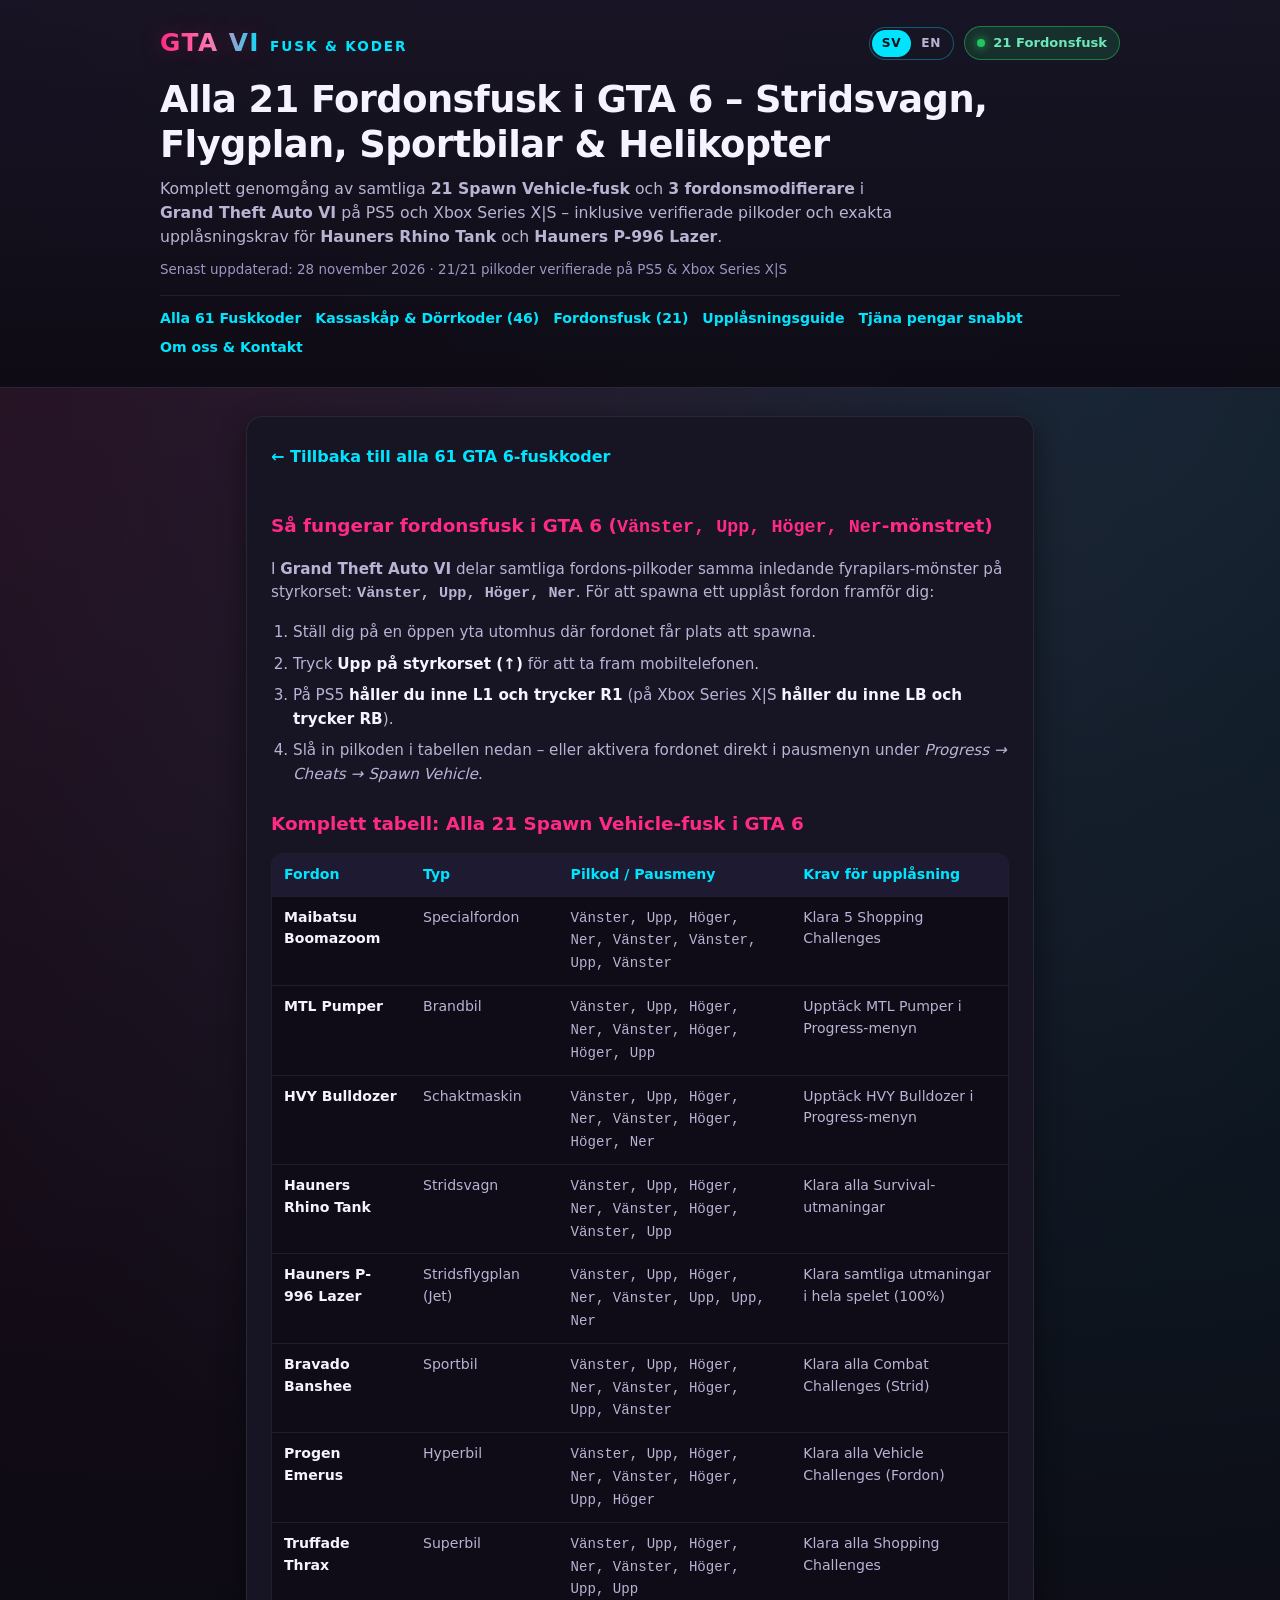
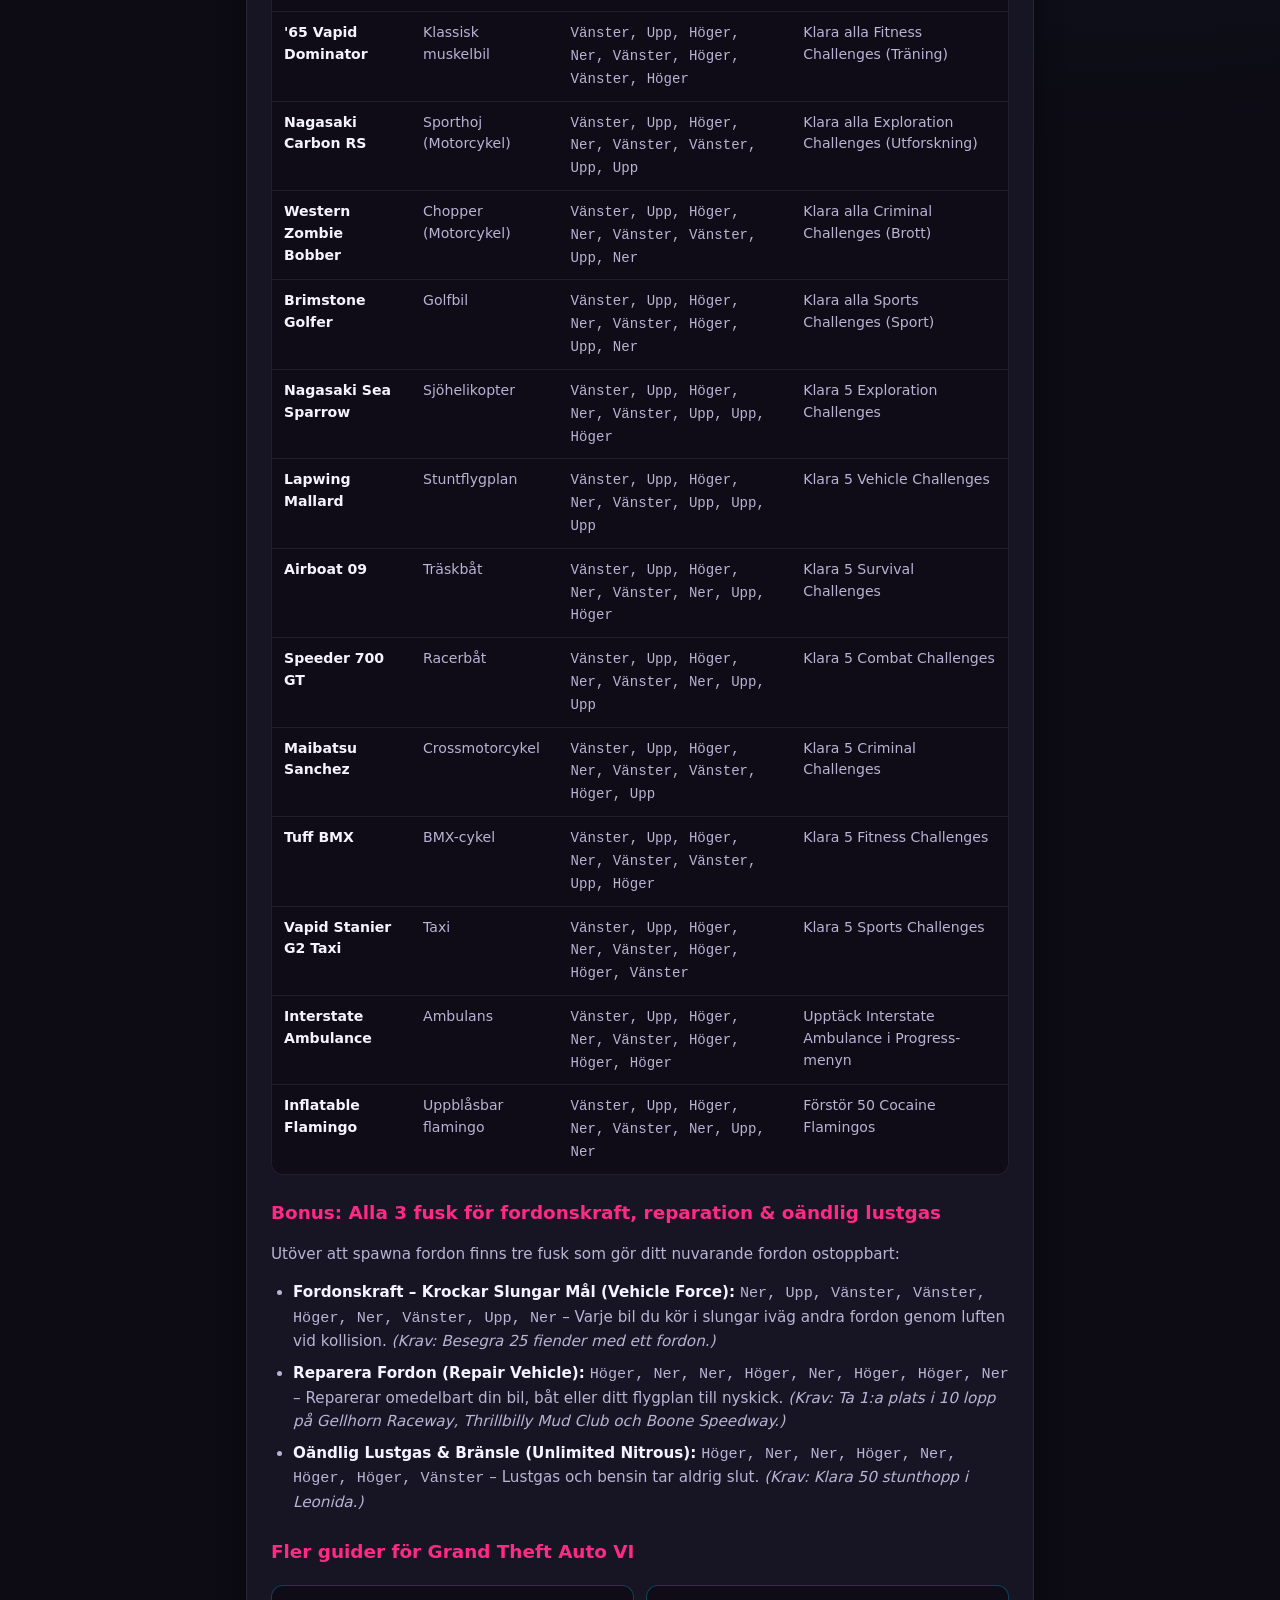
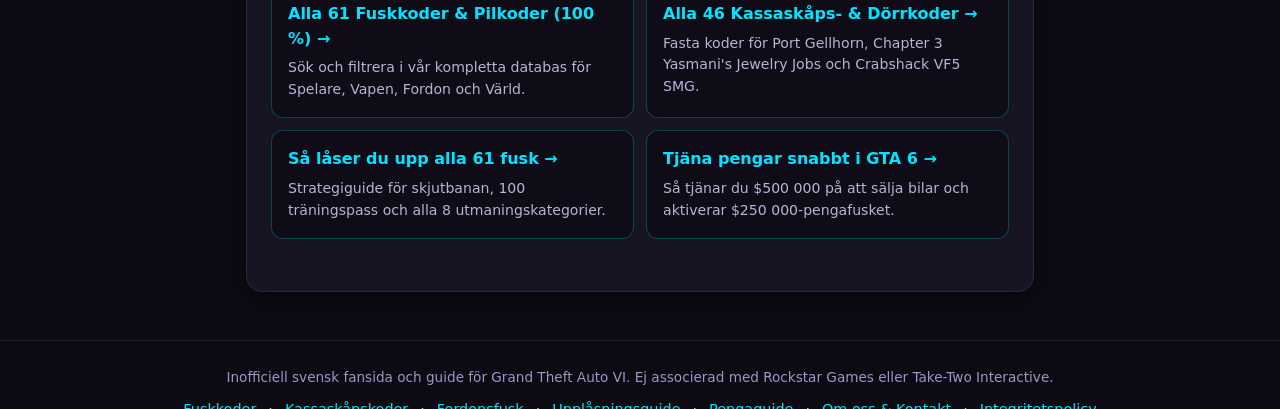
<file: fordonsfusk.html>
<!DOCTYPE html>
<html lang="sv">
<head>
  <meta charset="UTF-8">
  <meta name="viewport" content="width=device-width, initial-scale=1.0">
  <link rel="alternate" hreflang="sv" href="https://gta6hacks.se/fordonsfusk.html" />
  <link rel="alternate" hreflang="en" href="https://gta6hacks.se/vehicle-cheats.html" />
  <link rel="alternate" hreflang="x-default" href="https://gta6hacks.se/vehicle-cheats.html" />
  <title>Alla 21 Fordonsfusk i GTA 6 – Stridsvagn (Rhino), Flygplan (Lazer) &amp; Bilar</title>
  <meta name="description" content="Komplett lista med alla 21 fordonsfusk (Spawn Vehicle) i GTA 6 för PS5 och Xbox Series X|S: Hauners Rhino Tank, Hauners P-996 Lazer, Maibatsu Boomazoom, HVY Bulldozer, sportbilar och helikopter.">
  <meta name="robots" content="index, follow">
  <meta name="theme-color" content="#0d0b14">
  <link rel="canonical" href="https://gta6hacks.se/fordonsfusk.html">
  <link rel="icon" type="image/png" href="logo.png">
  <link rel="apple-touch-icon" href="logo.png">

  <!-- Open Graph -->
  <meta property="og:type" content="article">
  <meta property="og:locale" content="sv_SE">
  <meta property="og:site_name" content="GTA 6 Fuskkoder Sverige">
  <meta property="og:url" content="https://gta6hacks.se/fordonsfusk.html">
  <meta property="og:title" content="Alla 21 Fordonsfusk i GTA 6 – Stridsvagn, Stridsflygplan &amp; Sportbilar">
  <meta property="og:description" content="Pilkoder och upplåsningskrav för samtliga 21 fordon du kan spawna i Grand Theft Auto VI.">
  <meta property="og:image" content="https://gta6hacks.se/logo.png">

  <!-- Twitter Card -->
  <meta name="twitter:card" content="summary_large_image">
  <meta name="twitter:title" content="Alla 21 Fordonsfusk i GTA 6 – Stridsvagn, Flygplan &amp; Bilar">
  <meta name="twitter:description" content="Alla fordonsfusk och upplåsningskrav till GTA 6 på PS5 och Xbox Series X|S.">
  <meta name="twitter:image" content="https://gta6hacks.se/logo.png">

  <link rel="stylesheet" href="style.css?v=20261121c">

  <script type="application/ld+json">
  {
    "@context": "https://schema.org",
    "@graph": [
      {
        "@type": "WebPage",
        "@id": "https://gta6hacks.se/fordonsfusk.html#webpage",
        "url": "https://gta6hacks.se/fordonsfusk.html",
        "name": "Alla 21 Fordonsfusk i GTA 6 – Stridsvagn (Rhino), Flygplan (Lazer) & Bilar",
        "inLanguage": "sv-SE",
        "datePublished": "2026-11-21",
        "dateModified": "2026-11-28",
        "description": "Komplett svensk guide till alla 21 Spawn Vehicle-fusk och 3 fordonsmodifierare i Grand Theft Auto VI för PS5 och Xbox Series X|S."
      },
      {
        "@type": "FAQPage",
        "mainEntity": [
          {
            "@type": "Question",
            "name": "Hur spawnar man stridsvagnen Hauners Rhino Tank i GTA 6?",
            "acceptedAnswer": {
              "@type": "Answer",
              "text": "För att låsa upp fusket för stridsvagnen Hauners Rhino Tank i GTA 6 klarar du huvudberättelsen (91 uppdrag) och alla Survival-utmaningar. Därefter tar du upp mobilen (Upp), håller inne L1+R1 / LB+RB och slår in: Vänster, Upp, Höger, Ner, Vänster, Höger, Vänster, Upp."
            }
          },
          {
            "@type": "Question",
            "name": "Hur låser man upp stridsflygplanet Hauners P-996 Lazer i GTA 6?",
            "acceptedAnswer": {
              "@type": "Answer",
              "text": "Stridsflygplanet Hauners P-996 Lazer låses upp när du klarat samtliga 8 utmaningskategorier i spelet (100% Challenges). Bekräftad pilkod efter L1+R1 / LB+RB: Vänster, Upp, Höger, Ner, Vänster, Upp, Upp, Ner."
            }
          },
          {
            "@type": "Question",
            "name": "Vilka fordonsfusk har bekräftade pilkoder i GTA 6?",
            "acceptedAnswer": {
              "@type": "Answer",
              "text": "Samtliga 21 av 21 Spawn Vehicle-fusk och 3 fordonsmodifierare i GTA 6 har nu bekräftade pilkoder! Alla fordons-pilkoder börjar med Vänster, Upp, Höger, Ner, Vänster efter att du tagit upp mobilen (Upp) och hållit inne L1+R1 / LB+RB – bland annat Hauners Rhino Tank (..., Höger, Vänster, Upp), Hauners P-996 Lazer (..., Upp, Upp, Ner), Bravado Banshee (..., Höger, Upp, Vänster), Progen Emerus (..., Höger, Upp, Höger) och Truffade Thrax (..., Höger, Upp, Upp)."
            }
          }
        ]
      }
    ]
  }
  </script>

  <!-- Google AdSense -->
  <script async src="https://pagead2.googlesyndication.com/pagead/js/adsbygoogle.js?client=ca-pub-3461073406787574"
       crossorigin="anonymous"></script>
</head>
<body class="ads-review-mode">
  <header class="site-header">
    <div class="header-inner">
      <div class="brand-row">
        <a href="/" class="brand-logo" aria-label="GTA 6 Fuskkoder startsida">
          <span class="logo-gta">GTA VI</span>
          <span class="logo-sub">FUSK &amp; KODER</span>
        </a>
        <div class="header-badges">
          <nav class="lang-switch" aria-label="Språk / Language">
            <a href="fordonsfusk.html" class="lang-btn active" hreflang="sv" aria-current="page">SV</a>
            <a href="vehicle-cheats.html" class="lang-btn" hreflang="en">EN</a>
          </nav>
          <span class="release-badge">
            <span class="pulse-dot" aria-hidden="true"></span>
            <span>21 Fordonsfusk</span>
          </span>
        </div>
      </div>
      <h1>Alla 21 Fordonsfusk i GTA 6 – Stridsvagn, Flygplan, Sportbilar &amp; Helikopter</h1>
      <p class="hero-lead">
        Komplett genomgång av samtliga <strong>21 Spawn Vehicle-fusk</strong> och <strong>3 fordonsmodifierare</strong>
        i <strong>Grand Theft Auto VI</strong> på PS5 och Xbox Series X|S – inklusive verifierade pilkoder och exakta
        upplåsningskrav för <strong>Hauners Rhino Tank</strong> och <strong>Hauners P-996 Lazer</strong>.
      </p>
      <p class="last-updated">
        Senast uppdaterad: <time datetime="2026-11-28">28 november 2026</time> &middot; 21/21 pilkoder verifierade på PS5 &amp; Xbox Series X|S
      </p>
      <nav class="quick-nav" aria-label="Huvudmeny">
        <a href="/">Alla 61 Fuskkoder</a>
        <a href="kassaskapskoder.html">Kassaskåp &amp; Dörrkoder (46)</a>
        <a href="fordonsfusk.html" aria-current="page">Fordonsfusk (21)</a>
        <a href="utmaningar.html">Upplåsningsguide</a>
        <a href="pengaguide.html">Tjäna pengar snabbt</a>
        <a href="om-oss.html">Om oss &amp; Kontakt</a>
      </nav>
    </div>
  </header>

  <main class="legal-container">
    <article class="legal-card">
      <a href="/" class="legal-back-link">&larr; Tillbaka till alla 61 GTA 6-fuskkoder</a>

      <h2>Så fungerar fordonsfusk i GTA 6 (<code>Vänster, Upp, Höger, Ner</code>-mönstret)</h2>
      <p>
        I <strong>Grand Theft Auto VI</strong> delar samtliga fordons-pilkoder samma inledande fyrapilars-mönster på
        styrkorset: <strong><code>Vänster, Upp, Höger, Ner</code></strong>. För att spawna ett upplåst fordon framför dig:
      </p>
      <ol class="seo-list">
        <li>Ställ dig på en öppen yta utomhus där fordonet får plats att spawna.</li>
        <li>Tryck <strong>Upp på styrkorset (↑)</strong> för att ta fram mobiltelefonen.</li>
        <li>På PS5 <strong>håller du inne L1 och trycker R1</strong> (på Xbox Series X|S <strong>håller du inne LB och trycker RB</strong>).</li>
        <li>Slå in pilkoden i tabellen nedan – eller aktivera fordonet direkt i pausmenyn under <em>Progress &rarr; Cheats &rarr; Spawn Vehicle</em>.</li>
      </ol>

      <h2>Komplett tabell: Alla 21 Spawn Vehicle-fusk i GTA 6</h2>
      <div class="table-scroll-wrap">
        <table class="static-reference-table">
          <thead>
            <tr>
              <th>Fordon</th>
              <th>Typ</th>
              <th>Pilkod / Pausmeny</th>
              <th>Krav för upplåsning</th>
            </tr>
          </thead>
          <tbody>
            <tr>
              <td><strong>Maibatsu Boomazoom</strong></td>
              <td>Specialfordon</td>
              <td><code>Vänster, Upp, Höger, Ner, Vänster, Vänster, Upp, Vänster</code></td>
              <td>Klara 5 Shopping Challenges</td>
            </tr>
            <tr>
              <td><strong>MTL Pumper</strong></td>
              <td>Brandbil</td>
              <td><code>Vänster, Upp, Höger, Ner, Vänster, Höger, Höger, Upp</code></td>
              <td>Upptäck MTL Pumper i Progress-menyn</td>
            </tr>
            <tr>
              <td><strong>HVY Bulldozer</strong></td>
              <td>Schaktmaskin</td>
              <td><code>Vänster, Upp, Höger, Ner, Vänster, Höger, Höger, Ner</code></td>
              <td>Upptäck HVY Bulldozer i Progress-menyn</td>
            </tr>
            <tr>
              <td><strong>Hauners Rhino Tank</strong></td>
              <td>Stridsvagn</td>
              <td><code>Vänster, Upp, Höger, Ner, Vänster, Höger, Vänster, Upp</code></td>
              <td>Klara alla Survival-utmaningar</td>
            </tr>
            <tr>
              <td><strong>Hauners P-996 Lazer</strong></td>
              <td>Stridsflygplan (Jet)</td>
              <td><code>Vänster, Upp, Höger, Ner, Vänster, Upp, Upp, Ner</code></td>
              <td>Klara samtliga utmaningar i hela spelet (100%)</td>
            </tr>
            <tr>
              <td><strong>Bravado Banshee</strong></td>
              <td>Sportbil</td>
              <td><code>Vänster, Upp, Höger, Ner, Vänster, Höger, Upp, Vänster</code></td>
              <td>Klara alla Combat Challenges (Strid)</td>
            </tr>
            <tr>
              <td><strong>Progen Emerus</strong></td>
              <td>Hyperbil</td>
              <td><code>Vänster, Upp, Höger, Ner, Vänster, Höger, Upp, Höger</code></td>
              <td>Klara alla Vehicle Challenges (Fordon)</td>
            </tr>
            <tr>
              <td><strong>Truffade Thrax</strong></td>
              <td>Superbil</td>
              <td><code>Vänster, Upp, Höger, Ner, Vänster, Höger, Upp, Upp</code></td>
              <td>Klara alla Shopping Challenges</td>
            </tr>
            <tr>
              <td><strong>&apos;65 Vapid Dominator</strong></td>
              <td>Klassisk muskelbil</td>
              <td><code>Vänster, Upp, Höger, Ner, Vänster, Höger, Vänster, Höger</code></td>
              <td>Klara alla Fitness Challenges (Träning)</td>
            </tr>
            <tr>
              <td><strong>Nagasaki Carbon RS</strong></td>
              <td>Sporthoj (Motorcykel)</td>
              <td><code>Vänster, Upp, Höger, Ner, Vänster, Vänster, Upp, Upp</code></td>
              <td>Klara alla Exploration Challenges (Utforskning)</td>
            </tr>
            <tr>
              <td><strong>Western Zombie Bobber</strong></td>
              <td>Chopper (Motorcykel)</td>
              <td><code>Vänster, Upp, Höger, Ner, Vänster, Vänster, Upp, Ner</code></td>
              <td>Klara alla Criminal Challenges (Brott)</td>
            </tr>
            <tr>
              <td><strong>Brimstone Golfer</strong></td>
              <td>Golfbil</td>
              <td><code>Vänster, Upp, Höger, Ner, Vänster, Höger, Upp, Ner</code></td>
              <td>Klara alla Sports Challenges (Sport)</td>
            </tr>
            <tr>
              <td><strong>Nagasaki Sea Sparrow</strong></td>
              <td>Sjöhelikopter</td>
              <td><code>Vänster, Upp, Höger, Ner, Vänster, Upp, Upp, Höger</code></td>
              <td>Klara 5 Exploration Challenges</td>
            </tr>
            <tr>
              <td><strong>Lapwing Mallard</strong></td>
              <td>Stuntflygplan</td>
              <td><code>Vänster, Upp, Höger, Ner, Vänster, Upp, Upp, Upp</code></td>
              <td>Klara 5 Vehicle Challenges</td>
            </tr>
            <tr>
              <td><strong>Airboat 09</strong></td>
              <td>Träskbåt</td>
              <td><code>Vänster, Upp, Höger, Ner, Vänster, Ner, Upp, Höger</code></td>
              <td>Klara 5 Survival Challenges</td>
            </tr>
            <tr>
              <td><strong>Speeder 700 GT</strong></td>
              <td>Racerbåt</td>
              <td><code>Vänster, Upp, Höger, Ner, Vänster, Ner, Upp, Upp</code></td>
              <td>Klara 5 Combat Challenges</td>
            </tr>
            <tr>
              <td><strong>Maibatsu Sanchez</strong></td>
              <td>Crossmotorcykel</td>
              <td><code>Vänster, Upp, Höger, Ner, Vänster, Vänster, Höger, Upp</code></td>
              <td>Klara 5 Criminal Challenges</td>
            </tr>
            <tr>
              <td><strong>Tuff BMX</strong></td>
              <td>BMX-cykel</td>
              <td><code>Vänster, Upp, Höger, Ner, Vänster, Vänster, Upp, Höger</code></td>
              <td>Klara 5 Fitness Challenges</td>
            </tr>
            <tr>
              <td><strong>Vapid Stanier G2 Taxi</strong></td>
              <td>Taxi</td>
              <td><code>Vänster, Upp, Höger, Ner, Vänster, Höger, Höger, Vänster</code></td>
              <td>Klara 5 Sports Challenges</td>
            </tr>
            <tr>
              <td><strong>Interstate Ambulance</strong></td>
              <td>Ambulans</td>
              <td><code>Vänster, Upp, Höger, Ner, Vänster, Höger, Höger, Höger</code></td>
              <td>Upptäck Interstate Ambulance i Progress-menyn</td>
            </tr>
            <tr>
              <td><strong>Inflatable Flamingo</strong></td>
              <td>Uppblåsbar flamingo</td>
              <td><code>Vänster, Upp, Höger, Ner, Vänster, Ner, Upp, Ner</code></td>
              <td>Förstör 50 Cocaine Flamingos</td>
            </tr>
          </tbody>
        </table>
      </div>

      <h2>Bonus: Alla 3 fusk för fordonskraft, reparation &amp; oändlig lustgas</h2>
      <p>
        Utöver att spawna fordon finns tre fusk som gör ditt nuvarande fordon ostoppbart:
      </p>
      <ul class="seo-list">
        <li>
          <strong>Fordonskraft – Krockar Slungar Mål (Vehicle Force):</strong>
          <code>Ner, Upp, Vänster, Vänster, Höger, Ner, Vänster, Upp, Ner</code> – Varje bil du kör i slungar iväg
          andra fordon genom luften vid kollision. <em>(Krav: Besegra 25 fiender med ett fordon.)</em>
        </li>
        <li>
          <strong>Reparera Fordon (Repair Vehicle):</strong>
          <code>Höger, Ner, Ner, Höger, Ner, Höger, Höger, Ner</code> – Reparerar omedelbart din bil, båt eller ditt flygplan till
          nyskick. <em>(Krav: Ta 1:a plats i 10 lopp på Gellhorn Raceway, Thrillbilly Mud Club och Boone Speedway.)</em>
        </li>
        <li>
          <strong>Oändlig Lustgas &amp; Bränsle (Unlimited Nitrous):</strong>
          <code>Höger, Ner, Ner, Höger, Ner, Höger, Höger, Vänster</code> – Lustgas och bensin tar aldrig slut.
          <em>(Krav: Klara 50 stunthopp i Leonida.)</em>
        </li>
      </ul>

      <h2>Fler guider för Grand Theft Auto VI</h2>
      <div class="guide-nav-cards">
        <a href="/" class="guide-nav-card">
          <strong>Alla 61 Fuskkoder &amp; Pilkoder (100 %) &rarr;</strong>
          <span>Sök och filtrera i vår kompletta databas för Spelare, Vapen, Fordon och Värld.</span>
        </a>
        <a href="kassaskapskoder.html" class="guide-nav-card">
          <strong>Alla 46 Kassaskåps- &amp; Dörrkoder &rarr;</strong>
          <span>Fasta koder för Port Gellhorn, Chapter 3 Yasmani&apos;s Jewelry Jobs och Crabshack VF5 SMG.</span>
        </a>
        <a href="utmaningar.html" class="guide-nav-card">
          <strong>Så låser du upp alla 61 fusk &rarr;</strong>
          <span>Strategiguide för skjutbanan, 100 träningspass och alla 8 utmaningskategorier.</span>
        </a>
        <a href="pengaguide.html" class="guide-nav-card">
          <strong>Tjäna pengar snabbt i GTA 6 &rarr;</strong>
          <span>Så tjänar du $500 000 på att sälja bilar och aktiverar $250 000-pengafusket.</span>
        </a>
      </div>
    </article>
  </main>

  <footer class="site-footer" id="site-footer">
    <div class="footer-inner">
      <p class="footer-disclaimer">
        Inofficiell svensk fansida och guide för Grand Theft Auto VI. Ej associerad med Rockstar Games eller Take-Two Interactive.
      </p>
      <nav class="footer-nav" aria-label="Sidfot">
        <a href="/">Fuskkoder</a>
        <span aria-hidden="true">&middot;</span>
        <a href="kassaskapskoder.html">Kassaskåpskoder</a>
        <span aria-hidden="true">&middot;</span>
        <a href="fordonsfusk.html">Fordonsfusk</a>
        <span aria-hidden="true">&middot;</span>
        <a href="utmaningar.html">Upplåsningsguide</a>
        <span aria-hidden="true">&middot;</span>
        <a href="pengaguide.html">Pengaguide</a>
        <span aria-hidden="true">&middot;</span>
        <a href="om-oss.html">Om oss &amp; Kontakt</a>
        <span aria-hidden="true">&middot;</span>
        <a href="integritet.html">Integritetspolicy</a>
      </nav>
      <p class="footer-copy">&copy; 2026 GTA 6 Fuskkoder Sverige (gta6hacks.se)</p>
    </div>
  </footer>

  <script data-goatcounter="https://gta6hacks.goatcounter.com/count"
          async src="https://gc.zgo.at/count.js"></script>
</body>
</html>
</file>
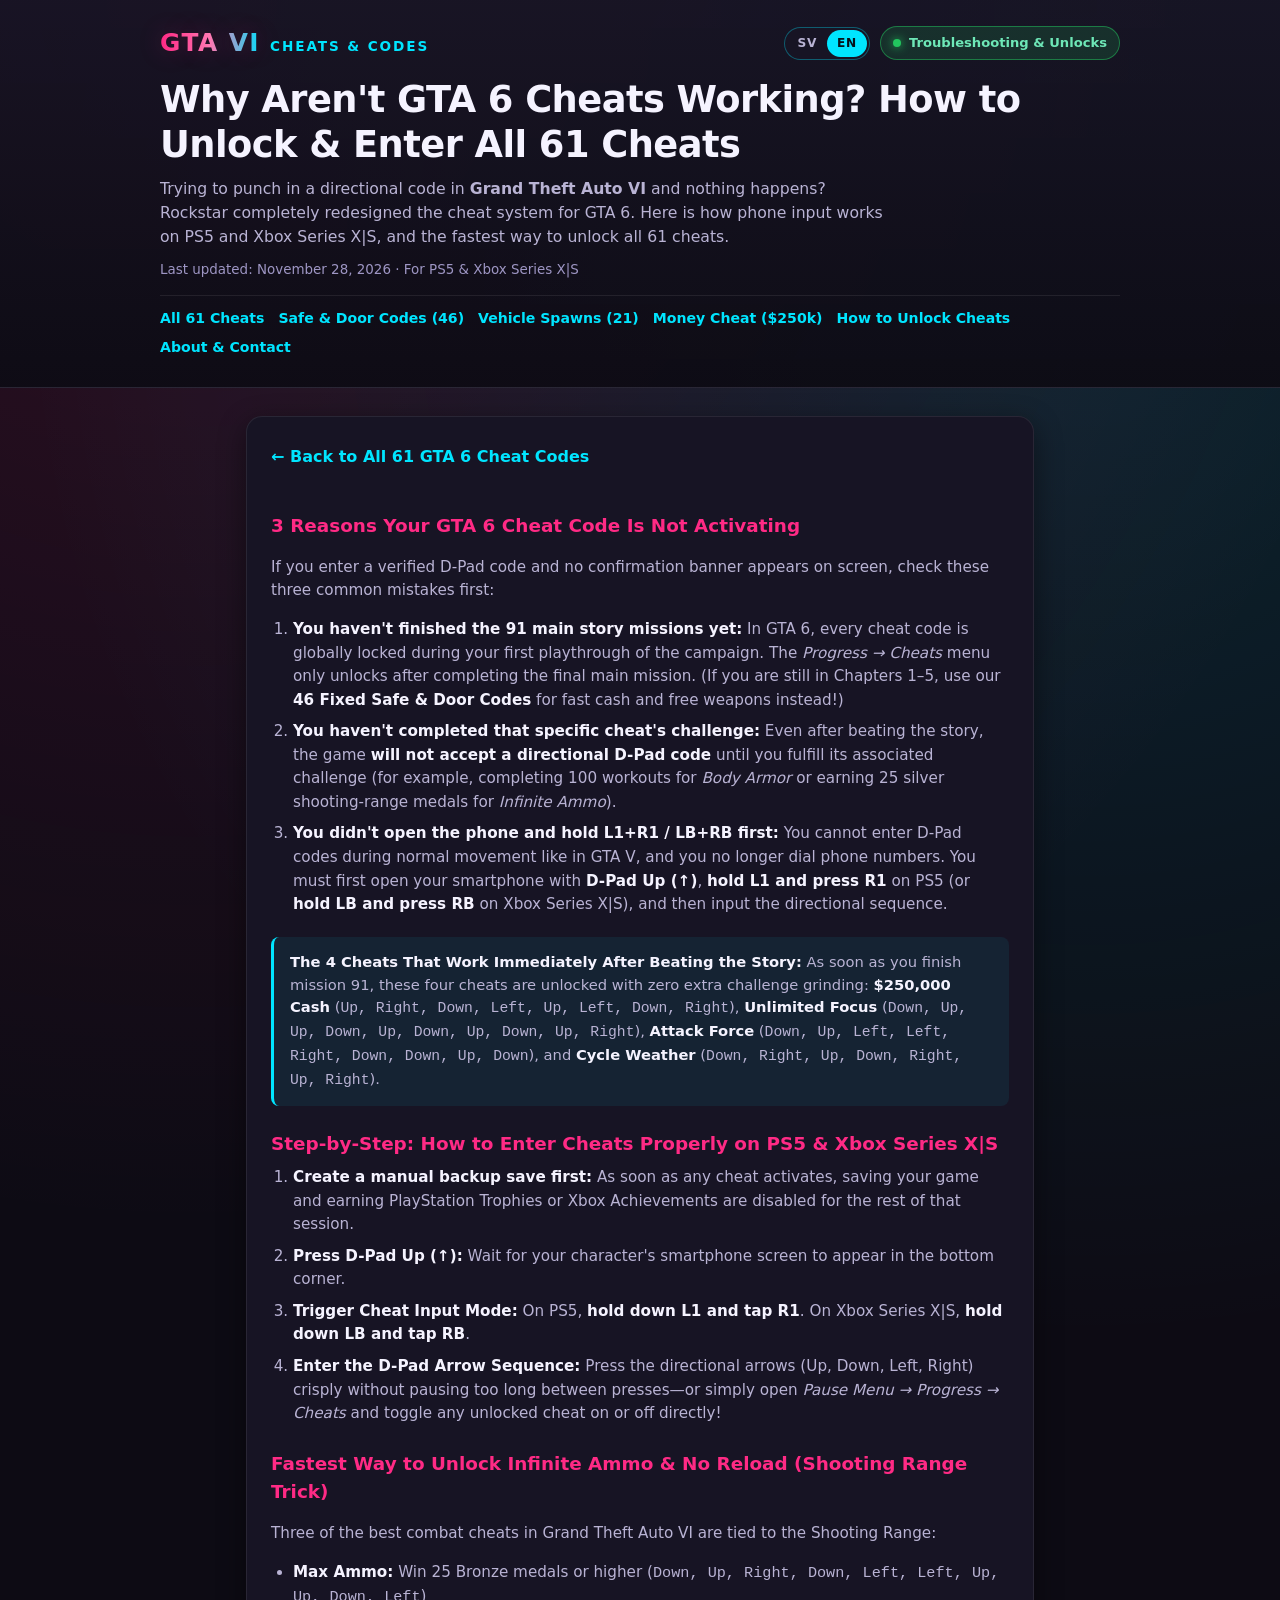
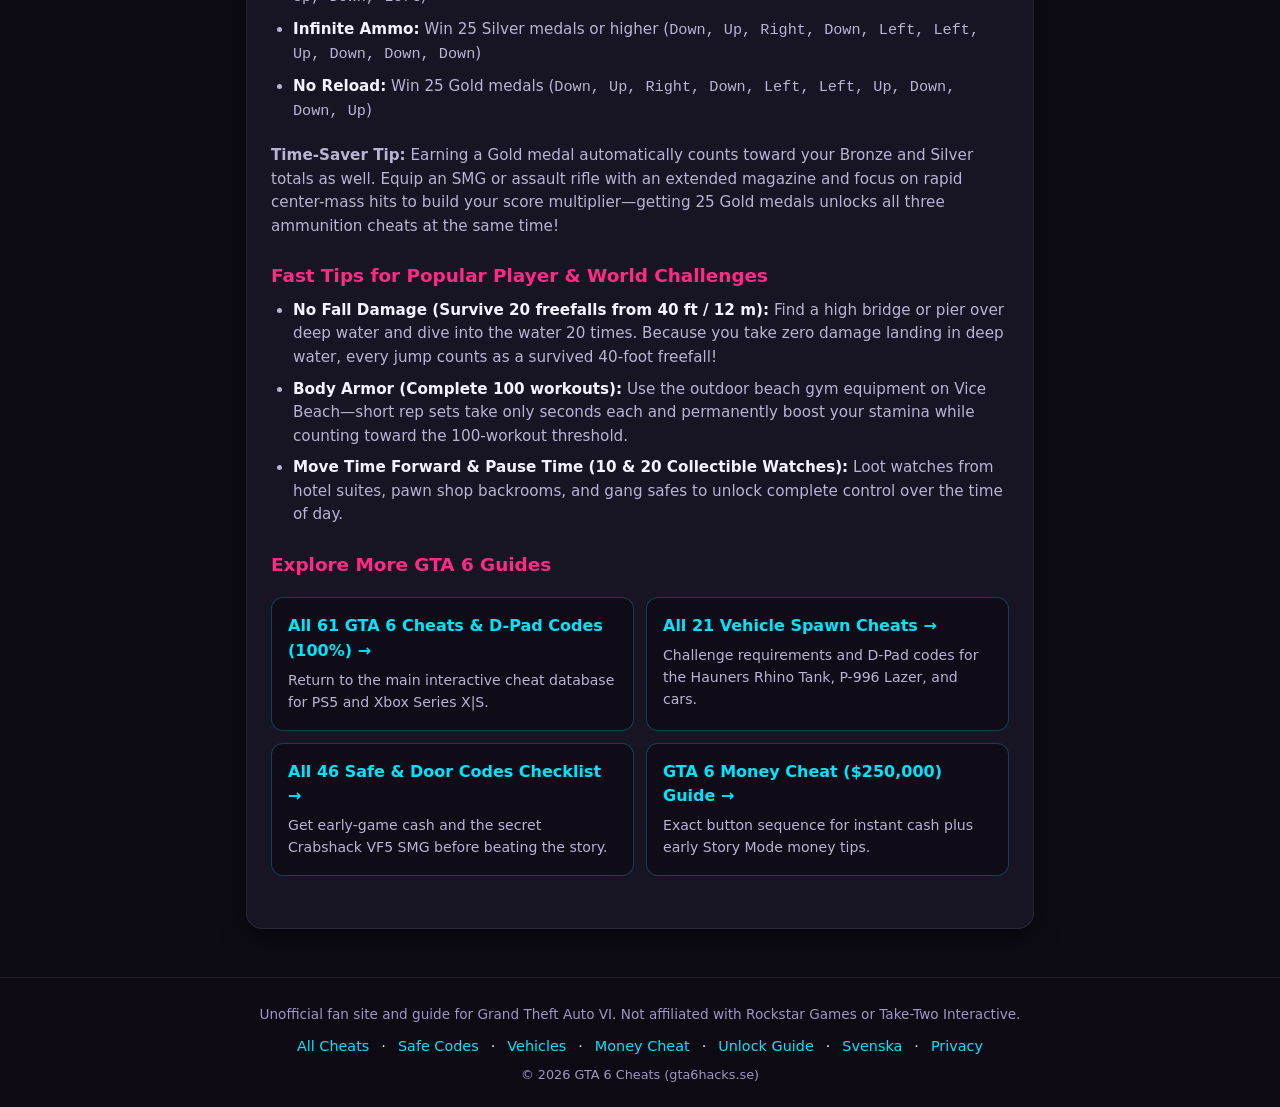
<file: how-to-unlock-cheats.html>
<!DOCTYPE html>
<html lang="en">
<head>
  <meta charset="UTF-8">
  <meta name="viewport" content="width=device-width, initial-scale=1.0">
  <link rel="alternate" hreflang="sv" href="https://gta6hacks.se/utmaningar.html" />
  <link rel="alternate" hreflang="en" href="https://gta6hacks.se/how-to-unlock-cheats.html" />
  <link rel="alternate" hreflang="x-default" href="https://gta6hacks.se/how-to-unlock-cheats.html" />
  <title>Why Aren&apos;t GTA 6 Cheats Working? How to Unlock &amp; Enter All 61 Cheats</title>
  <meta name="description" content="Troubleshooting GTA 6 cheat codes on PS5 and Xbox Series X|S: how to enter D-Pad phone codes (L1+R1 / LB+RB), why cheats require beating 91 story missions, and how to unlock all 61 challenges.">
  <meta name="robots" content="index, follow">
  <meta name="theme-color" content="#0d0b14">
  <link rel="canonical" href="https://gta6hacks.se/how-to-unlock-cheats.html">
  <link rel="icon" type="image/png" href="logo.png">
  <link rel="apple-touch-icon" href="logo.png">

  <!-- Open Graph -->
  <meta property="og:type" content="article">
  <meta property="og:locale" content="en_US">
  <meta property="og:site_name" content="GTA 6 Cheats &amp; Codes">
  <meta property="og:url" content="https://gta6hacks.se/how-to-unlock-cheats.html">
  <meta property="og:title" content="Why Aren't GTA 6 Cheats Working? Complete Unlock &amp; Input Guide">
  <meta property="og:description" content="Learn why GTA 6 directional codes won't activate before completing their challenge and how to unlock all 61 cheats fast.">
  <meta property="og:image" content="https://gta6hacks.se/logo.png">

  <!-- Twitter Card -->
  <meta name="twitter:card" content="summary_large_image">
  <meta name="twitter:title" content="Why Aren't GTA 6 Cheats Working? Complete Unlock Guide">
  <meta name="twitter:description" content="Step-by-step phone activation guide and challenge tips for all 61 GTA 6 cheats on PS5 &amp; Xbox.">
  <meta name="twitter:image" content="https://gta6hacks.se/logo.png">

  <link rel="stylesheet" href="style.css?v=20261121c">

  <script type="application/ld+json">
  {
    "@context": "https://schema.org",
    "@graph": [
      {
        "@type": "WebPage",
        "@id": "https://gta6hacks.se/how-to-unlock-cheats.html#webpage",
        "url": "https://gta6hacks.se/how-to-unlock-cheats.html",
        "name": "Why Aren't GTA 6 Cheats Working? How to Unlock & Enter All 61 Cheats",
        "inLanguage": "en",
        "datePublished": "2026-11-20",
        "dateModified": "2026-11-28",
        "description": "Troubleshooting guide for entering GTA 6 cheat codes via the in-game cell phone and unlocking all 61 Progress > Cheats challenges."
      },
      {
        "@type": "FAQPage",
        "mainEntity": [
          {
            "@type": "Question",
            "name": "Why aren't my GTA 6 cheat codes working when I enter them?",
            "acceptedAnswer": {
              "@type": "Answer",
              "text": "There are three reasons a GTA 6 cheat code fails to activate: (1) You have not completed all 91 main story missions yet, (2) You have not completed that specific cheat's open-world challenge under Progress > Cheats, or (3) You didn't pull out your phone (D-Pad Up) and hold L1 + press R1 (PS5) / hold LB + press RB (Xbox) before inputting the directional arrows."
            }
          },
          {
            "@type": "Question",
            "name": "Which GTA 6 cheats unlock immediately after beating the story?",
            "acceptedAnswer": {
              "@type": "Answer",
              "text": "Four cheats require no extra challenges beyond finishing the 91 main story missions: $250,000 Cash (Up, Right, Down, Left, Up, Left, Down, Right), Unlimited Focus (Down, Up, Up, Down, Up, Down, Up, Down, Up, Right), Attack Force (Down, Up, Left, Left, Right, Down, Down, Up, Down), and Cycle Weather (Down, Right, Up, Down, Right, Up, Right)."
            }
          },
          {
            "@type": "Question",
            "name": "Does GTA 6 track cheat challenge progress before you beat the story?",
            "acceptedAnswer": {
              "@type": "Answer",
              "text": "Yes! All challenge milestones—such as shooting range medals, workouts, stunt jumps, and survival challenges—are tracked retroactively during your playthrough and apply immediately once Progress > Cheats unlocks."
            }
          }
        ]
      }
    ]
  }
  </script>

  <!-- Google AdSense -->
  <script async src="https://pagead2.googlesyndication.com/pagead/js/adsbygoogle.js?client=ca-pub-3461073406787574"
       crossorigin="anonymous"></script>
</head>
<body class="ads-review-mode">
  <header class="site-header">
    <div class="header-inner">
      <div class="brand-row">
        <a href="en.html" class="brand-logo" aria-label="GTA 6 Cheats Home">
          <span class="logo-gta">GTA VI</span>
          <span class="logo-sub">CHEATS &amp; CODES</span>
        </a>
        <div class="header-badges">
          <nav class="lang-switch" aria-label="Language selector">
            <a href="utmaningar.html" class="lang-btn" hreflang="sv">SV</a>
            <a href="how-to-unlock-cheats.html" class="lang-btn active" hreflang="en" aria-current="page">EN</a>
          </nav>
          <span class="release-badge">
            <span class="pulse-dot" aria-hidden="true"></span>
            <span>Troubleshooting &amp; Unlocks</span>
          </span>
        </div>
      </div>
      <h1>Why Aren&apos;t GTA 6 Cheats Working? How to Unlock &amp; Enter All 61 Cheats</h1>
      <p class="hero-lead">
        Trying to punch in a directional code in <strong>Grand Theft Auto VI</strong> and nothing happens? Rockstar
        completely redesigned the cheat system for GTA 6. Here is how phone input works on PS5 and Xbox Series X|S, and
        the fastest way to unlock all 61 cheats.
      </p>
      <p class="last-updated">
        Last updated: <time datetime="2026-11-28">November 28, 2026</time> &middot; For PS5 &amp; Xbox Series X|S
      </p>
      <nav class="quick-nav" aria-label="Main navigation">
        <a href="en.html">All 61 Cheats</a>
        <a href="safe-codes.html">Safe &amp; Door Codes (46)</a>
        <a href="vehicle-cheats.html">Vehicle Spawns (21)</a>
        <a href="money-cheat.html">Money Cheat ($250k)</a>
        <a href="how-to-unlock-cheats.html" aria-current="page">How to Unlock Cheats</a>
        <a href="om-oss.html">About &amp; Contact</a>
      </nav>
    </div>
  </header>

  <main class="legal-container">
    <article class="legal-card">
      <a href="en.html" class="legal-back-link">&larr; Back to All 61 GTA 6 Cheat Codes</a>

      <h2>3 Reasons Your GTA 6 Cheat Code Is Not Activating</h2>
      <p>
        If you enter a verified D-Pad code and no confirmation banner appears on screen, check these three common
        mistakes first:
      </p>
      <ol class="seo-list">
        <li>
          <strong>You haven&apos;t finished the 91 main story missions yet:</strong> In GTA 6, every cheat code is
          globally locked during your first playthrough of the campaign. The <em>Progress &rarr; Cheats</em> menu only
          unlocks after completing the final main mission. (If you are still in Chapters 1–5, use our
          <a href="safe-codes.html"><strong>46 Fixed Safe &amp; Door Codes</strong></a> for fast cash and free weapons instead!)
        </li>
        <li>
          <strong>You haven&apos;t completed that specific cheat&apos;s challenge:</strong> Even after beating the
          story, the game <strong>will not accept a directional D-Pad code</strong> until you fulfill its associated
          challenge (for example, completing 100 workouts for <em>Body Armor</em> or earning 25 silver shooting-range
          medals for <em>Infinite Ammo</em>).
        </li>
        <li>
          <strong>You didn&apos;t open the phone and hold L1+R1 / LB+RB first:</strong> You cannot enter D-Pad codes
          during normal movement like in GTA V, and you no longer dial phone numbers. You must first open your
          smartphone with <strong>D-Pad Up (↑)</strong>, <strong>hold L1 and press R1</strong> on PS5 (or
          <strong>hold LB and press RB</strong> on Xbox Series X|S), and then input the directional sequence.
        </li>
      </ol>

      <div class="guide-callout">
        <strong>The 4 Cheats That Work Immediately After Beating the Story:</strong>
        As soon as you finish mission 91, these four cheats are unlocked with zero extra challenge grinding:
        <strong>$250,000 Cash</strong> (<code>Up, Right, Down, Left, Up, Left, Down, Right</code>),
        <strong>Unlimited Focus</strong> (<code>Down, Up, Up, Down, Up, Down, Up, Down, Up, Right</code>),
        <strong>Attack Force</strong> (<code>Down, Up, Left, Left, Right, Down, Down, Up, Down</code>), and
        <strong>Cycle Weather</strong> (<code>Down, Right, Up, Down, Right, Up, Right</code>).
      </div>

      <h2>Step-by-Step: How to Enter Cheats Properly on PS5 &amp; Xbox Series X|S</h2>
      <ol class="seo-list">
        <li>
          <strong>Create a manual backup save first:</strong> As soon as any cheat activates, saving your game and
          earning PlayStation Trophies or Xbox Achievements are disabled for the rest of that session.
        </li>
        <li>
          <strong>Press D-Pad Up (↑):</strong> Wait for your character&apos;s smartphone screen to appear in the
          bottom corner.
        </li>
        <li>
          <strong>Trigger Cheat Input Mode:</strong> On PS5, <strong>hold down L1 and tap R1</strong>. On Xbox Series
          X|S, <strong>hold down LB and tap RB</strong>.
        </li>
        <li>
          <strong>Enter the D-Pad Arrow Sequence:</strong> Press the directional arrows (Up, Down, Left, Right) crisply
          without pausing too long between presses—or simply open <em>Pause Menu &rarr; Progress &rarr; Cheats</em> and
          toggle any unlocked cheat on or off directly!
        </li>
      </ol>

      <h2>Fastest Way to Unlock Infinite Ammo &amp; No Reload (Shooting Range Trick)</h2>
      <p>
        Three of the best combat cheats in Grand Theft Auto VI are tied to the Shooting Range:
      </p>
      <ul class="seo-list">
        <li><strong>Max Ammo:</strong> Win 25 Bronze medals or higher (<code>Down, Up, Right, Down, Left, Left, Up, Up, Down, Left</code>)</li>
        <li><strong>Infinite Ammo:</strong> Win 25 Silver medals or higher (<code>Down, Up, Right, Down, Left, Left, Up, Down, Down, Down</code>)</li>
        <li><strong>No Reload:</strong> Win 25 Gold medals (<code>Down, Up, Right, Down, Left, Left, Up, Down, Down, Up</code>)</li>
      </ul>
      <p>
        <strong>Time-Saver Tip:</strong> Earning a Gold medal automatically counts toward your Bronze and Silver totals
        as well. Equip an SMG or assault rifle with an extended magazine and focus on rapid center-mass hits to build
        your score multiplier—getting 25 Gold medals unlocks all three ammunition cheats at the same time!
      </p>

      <h2>Fast Tips for Popular Player &amp; World Challenges</h2>
      <ul class="seo-list">
        <li>
          <strong>No Fall Damage (Survive 20 freefalls from 40 ft / 12 m):</strong> Find a high bridge or pier over deep
          water and dive into the water 20 times. Because you take zero damage landing in deep water, every jump counts
          as a survived 40-foot freefall!
        </li>
        <li>
          <strong>Body Armor (Complete 100 workouts):</strong> Use the outdoor beach gym equipment on Vice Beach—short
          rep sets take only seconds each and permanently boost your stamina while counting toward the 100-workout threshold.
        </li>
        <li>
          <strong>Move Time Forward &amp; Pause Time (10 &amp; 20 Collectible Watches):</strong> Loot watches from
          hotel suites, pawn shop backrooms, and gang safes to unlock complete control over the time of day.
        </li>
      </ul>

      <h2>Explore More GTA 6 Guides</h2>
      <div class="guide-nav-cards">
        <a href="en.html" class="guide-nav-card">
          <strong>All 61 GTA 6 Cheats &amp; D-Pad Codes (100%) &rarr;</strong>
          <span>Return to the main interactive cheat database for PS5 and Xbox Series X|S.</span>
        </a>
        <a href="vehicle-cheats.html" class="guide-nav-card">
          <strong>All 21 Vehicle Spawn Cheats &rarr;</strong>
          <span>Challenge requirements and D-Pad codes for the Hauners Rhino Tank, P-996 Lazer, and cars.</span>
        </a>
        <a href="safe-codes.html" class="guide-nav-card">
          <strong>All 46 Safe &amp; Door Codes Checklist &rarr;</strong>
          <span>Get early-game cash and the secret Crabshack VF5 SMG before beating the story.</span>
        </a>
        <a href="money-cheat.html" class="guide-nav-card">
          <strong>GTA 6 Money Cheat ($250,000) Guide &rarr;</strong>
          <span>Exact button sequence for instant cash plus early Story Mode money tips.</span>
        </a>
      </div>
    </article>
  </main>

  <footer class="site-footer" id="site-footer">
    <div class="footer-inner">
      <p class="footer-disclaimer">
        Unofficial fan site and guide for Grand Theft Auto VI. Not affiliated with Rockstar Games or Take-Two Interactive.
      </p>
      <nav class="footer-nav" aria-label="Footer">
        <a href="en.html">All Cheats</a>
        <span aria-hidden="true">&middot;</span>
        <a href="safe-codes.html">Safe Codes</a>
        <span aria-hidden="true">&middot;</span>
        <a href="vehicle-cheats.html">Vehicles</a>
        <span aria-hidden="true">&middot;</span>
        <a href="money-cheat.html">Money Cheat</a>
        <span aria-hidden="true">&middot;</span>
        <a href="how-to-unlock-cheats.html">Unlock Guide</a>
        <span aria-hidden="true">&middot;</span>
        <a href="utmaningar.html" hreflang="sv">Svenska</a>
        <span aria-hidden="true">&middot;</span>
        <a href="integritet.html">Privacy</a>
      </nav>
      <p class="footer-copy">&copy; 2026 GTA 6 Cheats (gta6hacks.se)</p>
    </div>
  </footer>

  <script data-goatcounter="https://gta6hacks.goatcounter.com/count"
          async src="https://gc.zgo.at/count.js"></script>
</body>
</html>
</file>
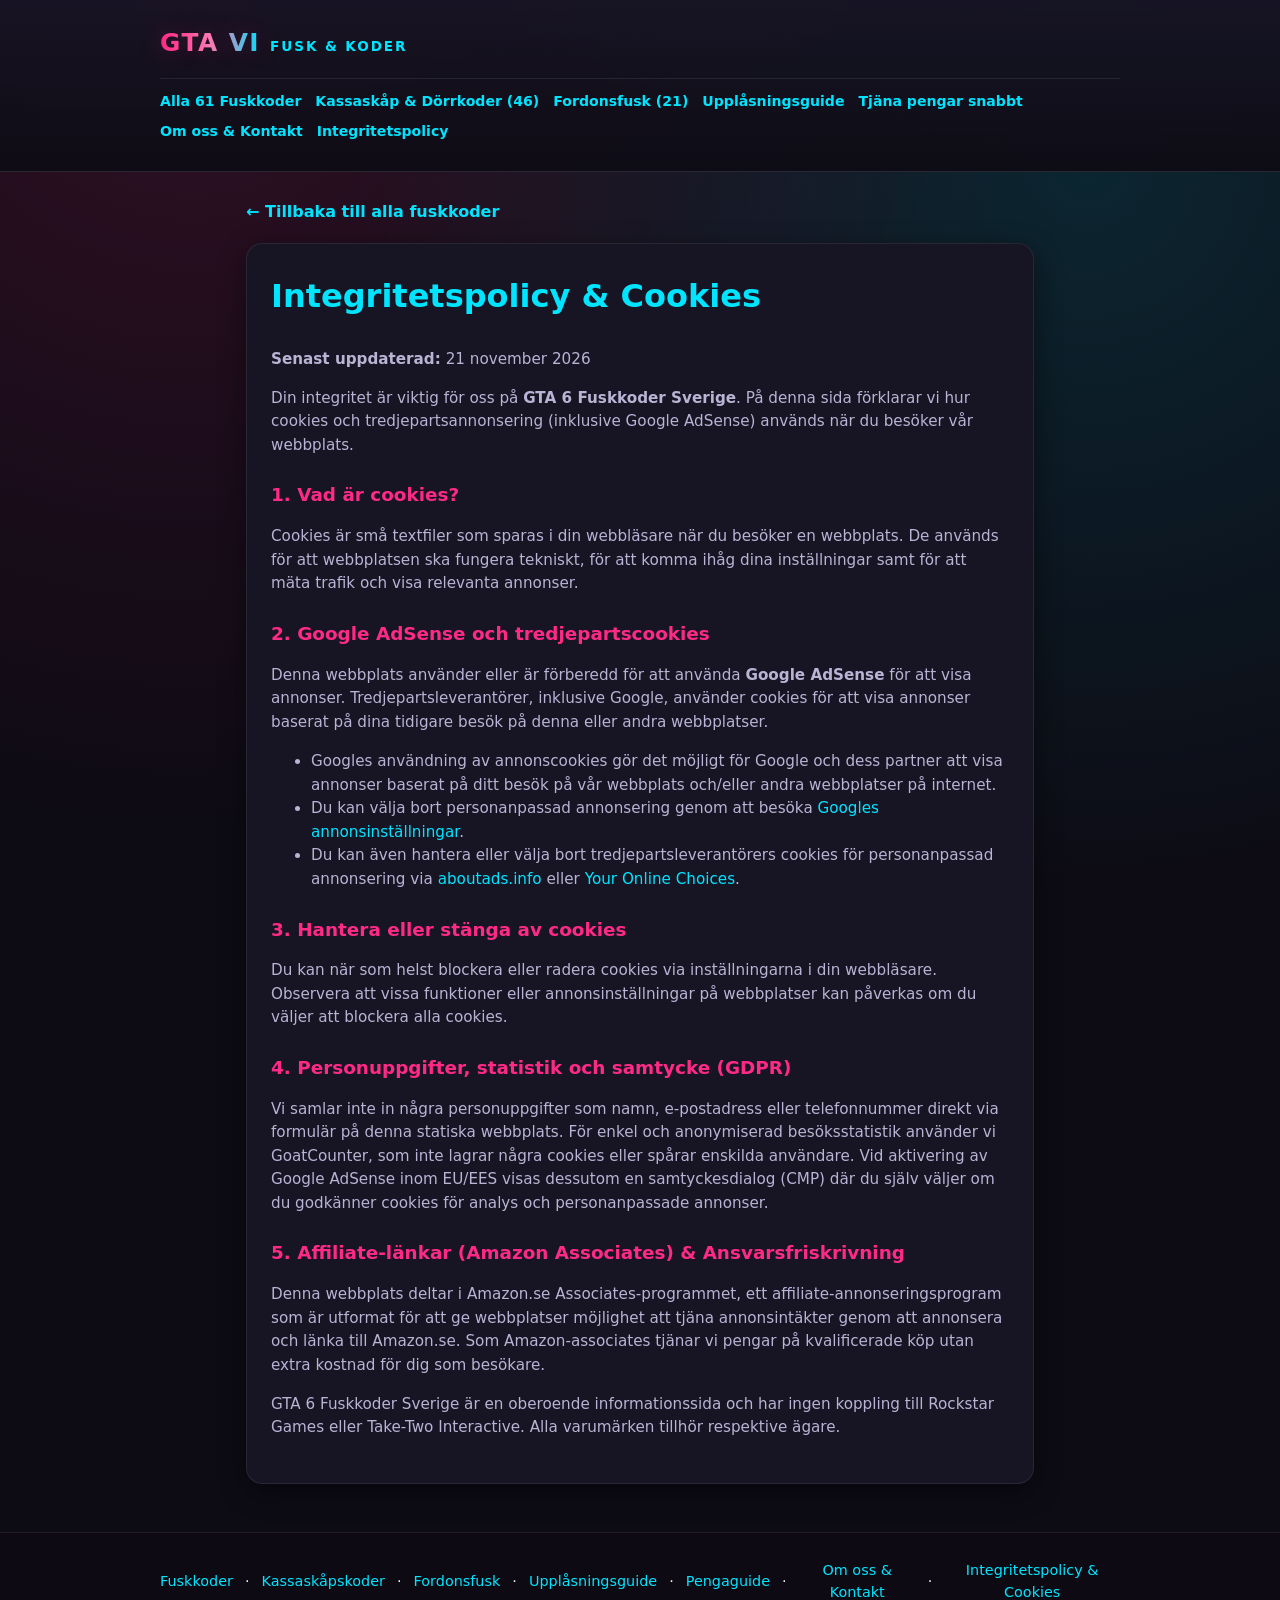
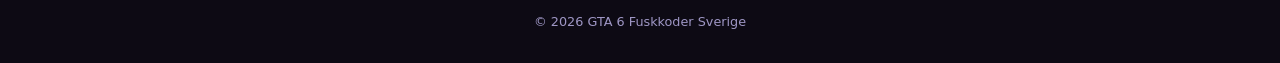
<file: integritet.html>
<!DOCTYPE html>
<html lang="sv">
<head>
  <meta charset="UTF-8">
  <meta name="viewport" content="width=device-width, initial-scale=1.0">
  <title>Integritetspolicy &amp; Cookies – GTA 6 Fuskkoder Sverige</title>
  <meta name="description" content="Information om cookies, personuppgifter och annonsering via Google AdSense på GTA 6 Fuskkoder Sverige.">
  <meta name="robots" content="index, follow">
  <link rel="canonical" href="https://gta6hacks.se/integritet.html">
  <link rel="icon" type="image/png" href="logo.png">
  <link rel="stylesheet" href="style.css?v=20261121b">
  <script async src="https://pagead2.googlesyndication.com/pagead/js/adsbygoogle.js?client=ca-pub-3461073406787574"
       crossorigin="anonymous"></script>
</head>
<body class="ads-review-mode">
  <header class="site-header">
    <div class="header-inner">
      <div class="brand-row">
        <a href="/" class="brand-logo" aria-label="GTA 6 Fuskkoder startsida">
          <span class="logo-gta">GTA VI</span>
          <span class="logo-sub">FUSK &amp; KODER</span>
        </a>
      </div>
      <nav class="quick-nav" aria-label="Huvudmeny">
        <a href="/">Alla 61 Fuskkoder</a>
        <a href="kassaskapskoder.html">Kassaskåp &amp; Dörrkoder (46)</a>
        <a href="fordonsfusk.html">Fordonsfusk (21)</a>
        <a href="utmaningar.html">Upplåsningsguide</a>
        <a href="pengaguide.html">Tjäna pengar snabbt</a>
        <a href="om-oss.html">Om oss &amp; Kontakt</a>
        <a href="integritet.html" aria-current="page">Integritetspolicy</a>
      </nav>
    </div>
  </header>

  <main class="legal-container">
    <a href="/" class="legal-back-link">&larr; Tillbaka till alla fuskkoder</a>

    <article class="legal-card">
      <h1>Integritetspolicy &amp; Cookies</h1>
      <p><strong>Senast uppdaterad:</strong> 21 november 2026</p>
      <p>
        Din integritet är viktig för oss på <strong>GTA 6 Fuskkoder Sverige</strong>. På denna sida förklarar vi hur
        cookies och tredjepartsannonsering (inklusive Google AdSense) används när du besöker vår webbplats.
      </p>

      <h2>1. Vad är cookies?</h2>
      <p>
        Cookies är små textfiler som sparas i din webbläsare när du besöker en webbplats. De används för att webbplatsen
        ska fungera tekniskt, för att komma ihåg dina inställningar samt för att mäta trafik och visa relevanta annonser.
      </p>

      <h2>2. Google AdSense och tredjepartscookies</h2>
      <p>
        Denna webbplats använder eller är förberedd för att använda <strong>Google AdSense</strong> för att visa
        annonser. Tredjepartsleverantörer, inklusive Google, använder cookies för att visa annonser baserat på dina
        tidigare besök på denna eller andra webbplatser.
      </p>
      <ul>
        <li>
          Googles användning av annonscookies gör det möjligt för Google och dess partner att visa annonser baserat på
          ditt besök på vår webbplats och/eller andra webbplatser på internet.
        </li>
        <li>
          Du kan välja bort personanpassad annonsering genom att besöka
          <a href="https://adssettings.google.com/" target="_blank" rel="noopener noreferrer">Googles annonsinställningar</a>.
        </li>
        <li>
          Du kan även hantera eller välja bort tredjepartsleverantörers cookies för personanpassad annonsering via
          <a href="https://www.aboutads.info/choices/" target="_blank" rel="noopener noreferrer">aboutads.info</a> eller
          <a href="https://www.youronlinechoices.com/se/" target="_blank" rel="noopener noreferrer">Your Online Choices</a>.
        </li>
      </ul>

      <h2>3. Hantera eller stänga av cookies</h2>
      <p>
        Du kan när som helst blockera eller radera cookies via inställningarna i din webbläsare. Observera att vissa
        funktioner eller annonsinställningar på webbplatser kan påverkas om du väljer att blockera alla cookies.
      </p>

      <h2>4. Personuppgifter, statistik och samtycke (GDPR)</h2>
      <p>
        Vi samlar inte in några personuppgifter som namn, e-postadress eller telefonnummer direkt via formulär på denna
        statiska webbplats. För enkel och anonymiserad besöksstatistik använder vi GoatCounter, som inte lagrar några
        cookies eller spårar enskilda användare. Vid aktivering av Google AdSense inom EU/EES visas dessutom en
        samtyckesdialog (CMP) där du själv väljer om du godkänner cookies för analys och personanpassade annonser.
      </p>

      <h2>5. Affiliate-länkar (Amazon Associates) &amp; Ansvarsfriskrivning</h2>
      <p>
        Denna webbplats deltar i Amazon.se Associates-programmet, ett affiliate-annonseringsprogram som är utformat för
        att ge webbplatser möjlighet att tjäna annonsintäkter genom att annonsera och länka till Amazon.se. Som
        Amazon-associates tjänar vi pengar på kvalificerade köp utan extra kostnad för dig som besökare.
      </p>
      <p>
        GTA 6 Fuskkoder Sverige är en oberoende informationssida och har ingen koppling till Rockstar Games eller
        Take-Two Interactive. Alla varumärken tillhör respektive ägare.
      </p>
    </article>
  </main>

  <footer class="site-footer banner-dismissed">
    <div class="footer-inner">
      <nav class="footer-nav" aria-label="Sidfot">
        <a href="/">Fuskkoder</a>
        <span aria-hidden="true">&middot;</span>
        <a href="kassaskapskoder.html">Kassaskåpskoder</a>
        <span aria-hidden="true">&middot;</span>
        <a href="fordonsfusk.html">Fordonsfusk</a>
        <span aria-hidden="true">&middot;</span>
        <a href="utmaningar.html">Upplåsningsguide</a>
        <span aria-hidden="true">&middot;</span>
        <a href="pengaguide.html">Pengaguide</a>
        <span aria-hidden="true">&middot;</span>
        <a href="om-oss.html">Om oss &amp; Kontakt</a>
        <span aria-hidden="true">&middot;</span>
        <a href="integritet.html">Integritetspolicy &amp; Cookies</a>
      </nav>
      <p class="footer-copy">&copy; 2026 GTA 6 Fuskkoder Sverige</p>
    </div>
  </footer>
  <script data-goatcounter="https://gta6hacks.goatcounter.com/count"
          async src="https://gc.zgo.at/count.js"></script>
</body>
</html>
</file>
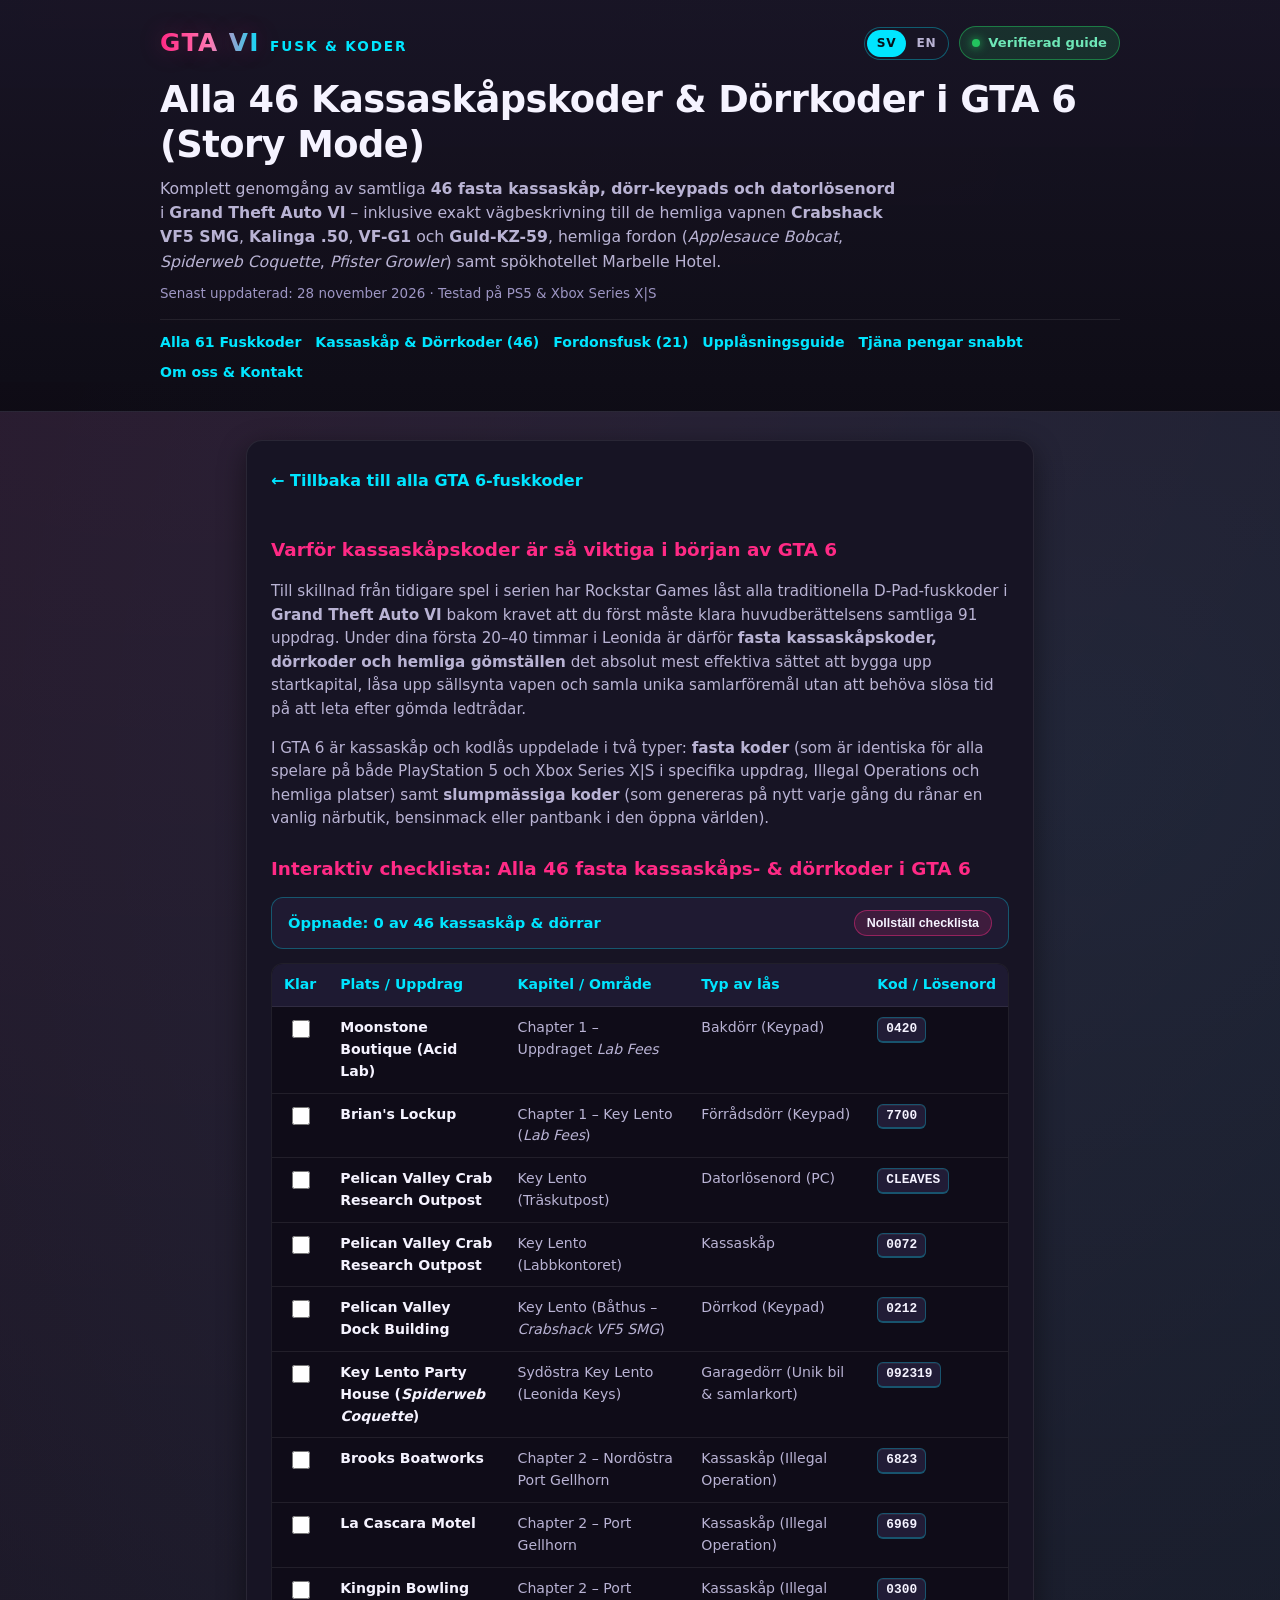
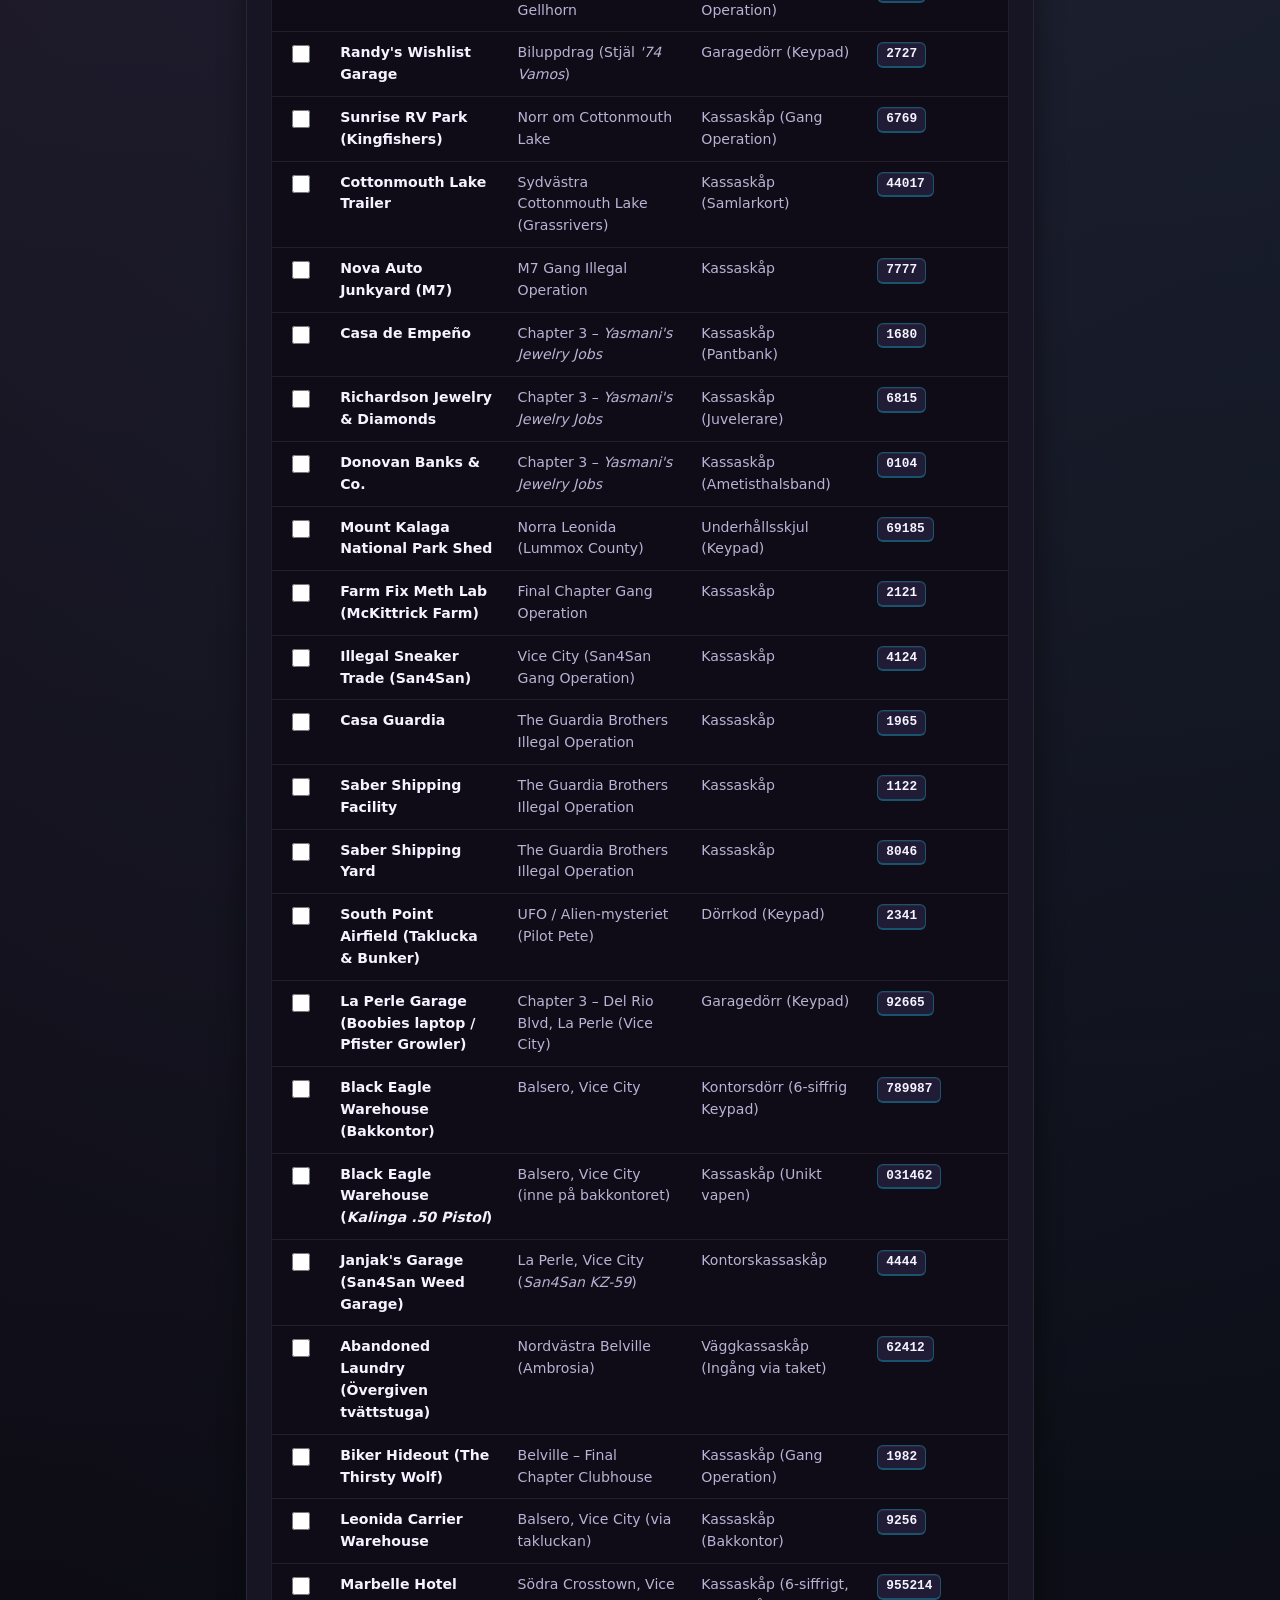
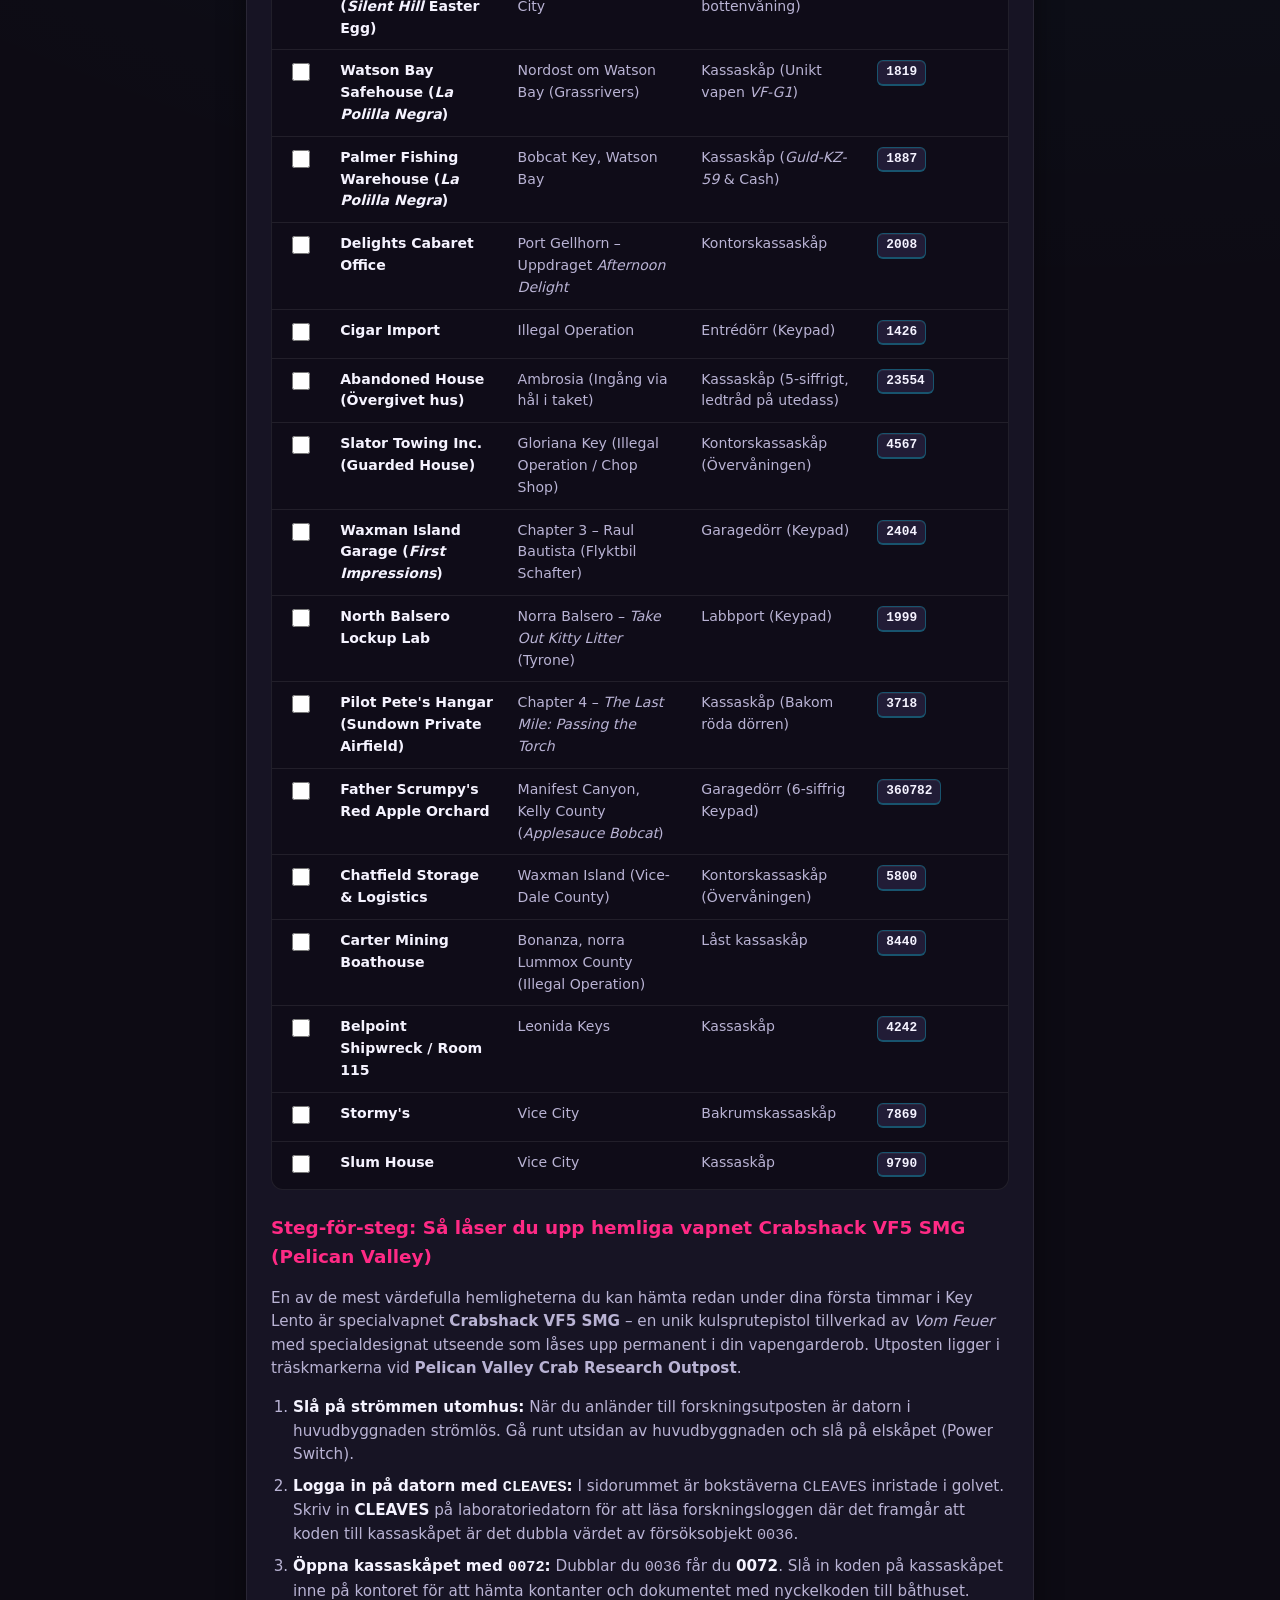
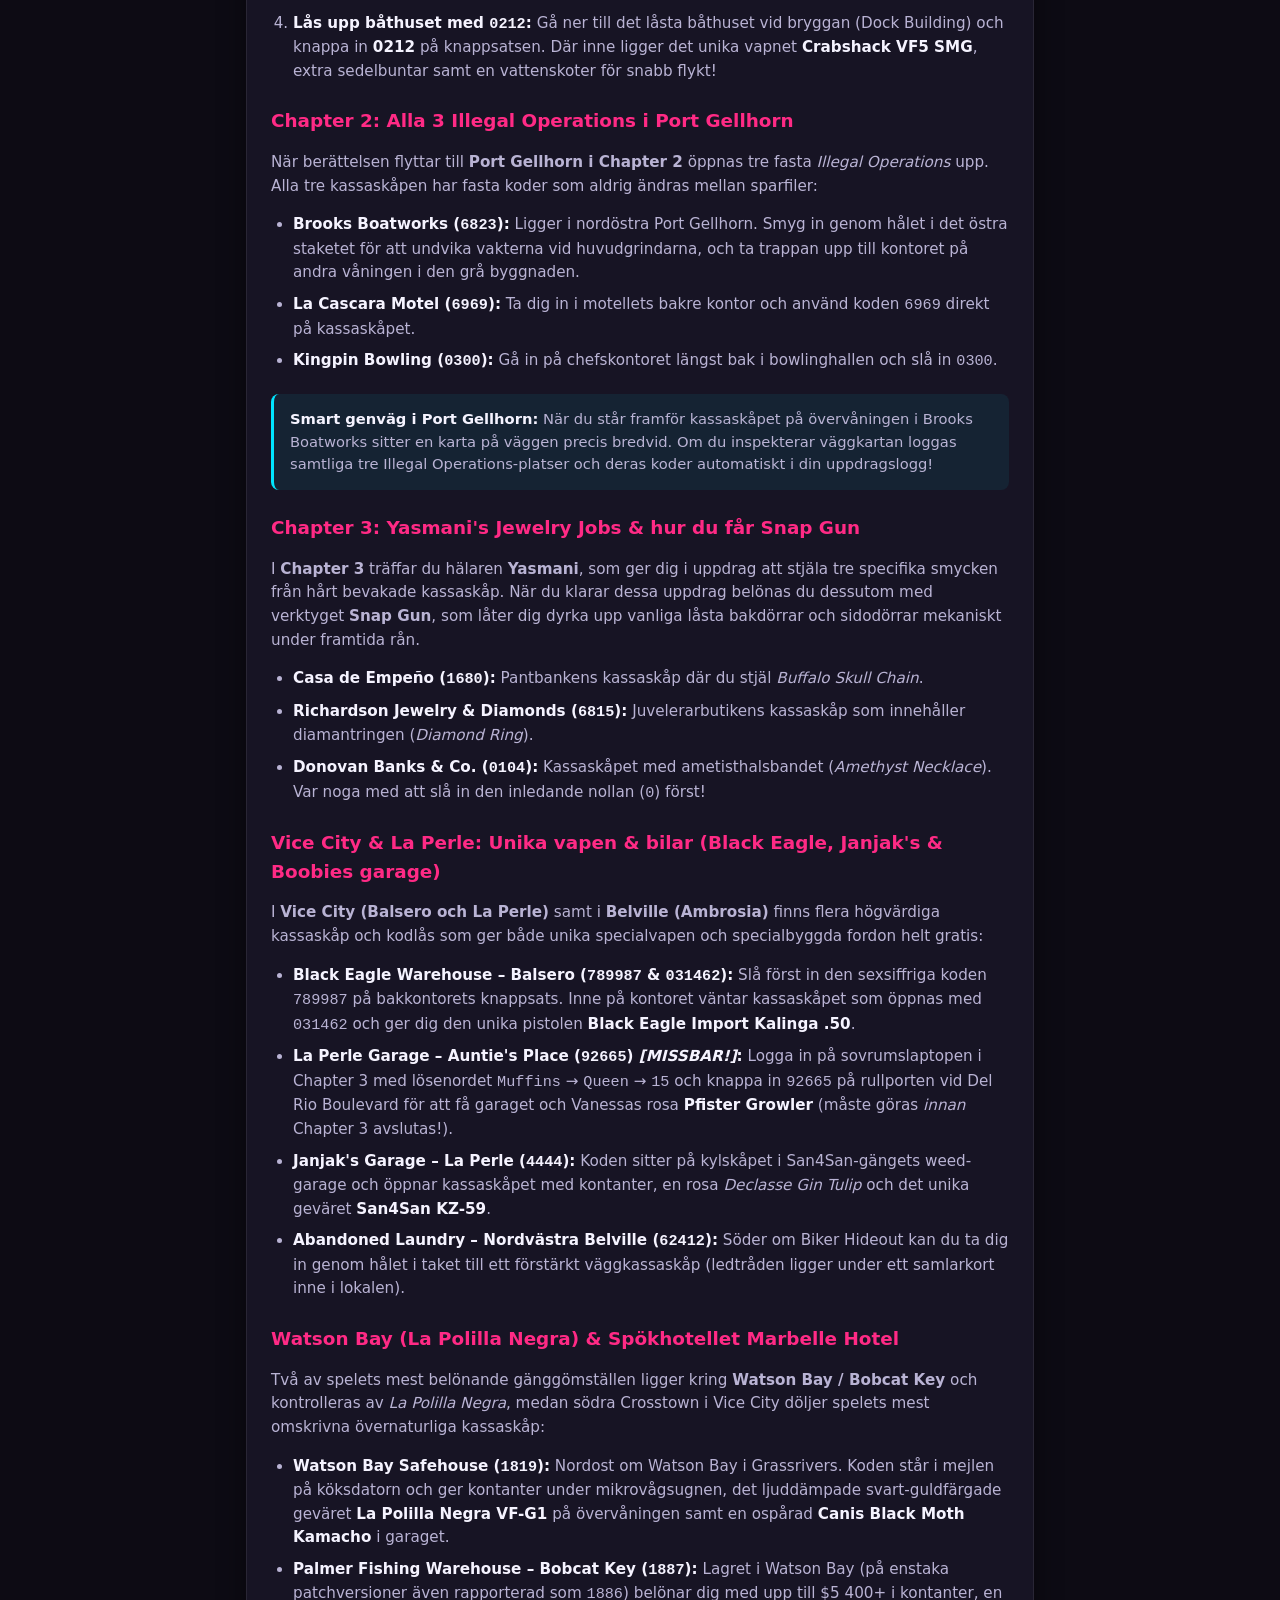
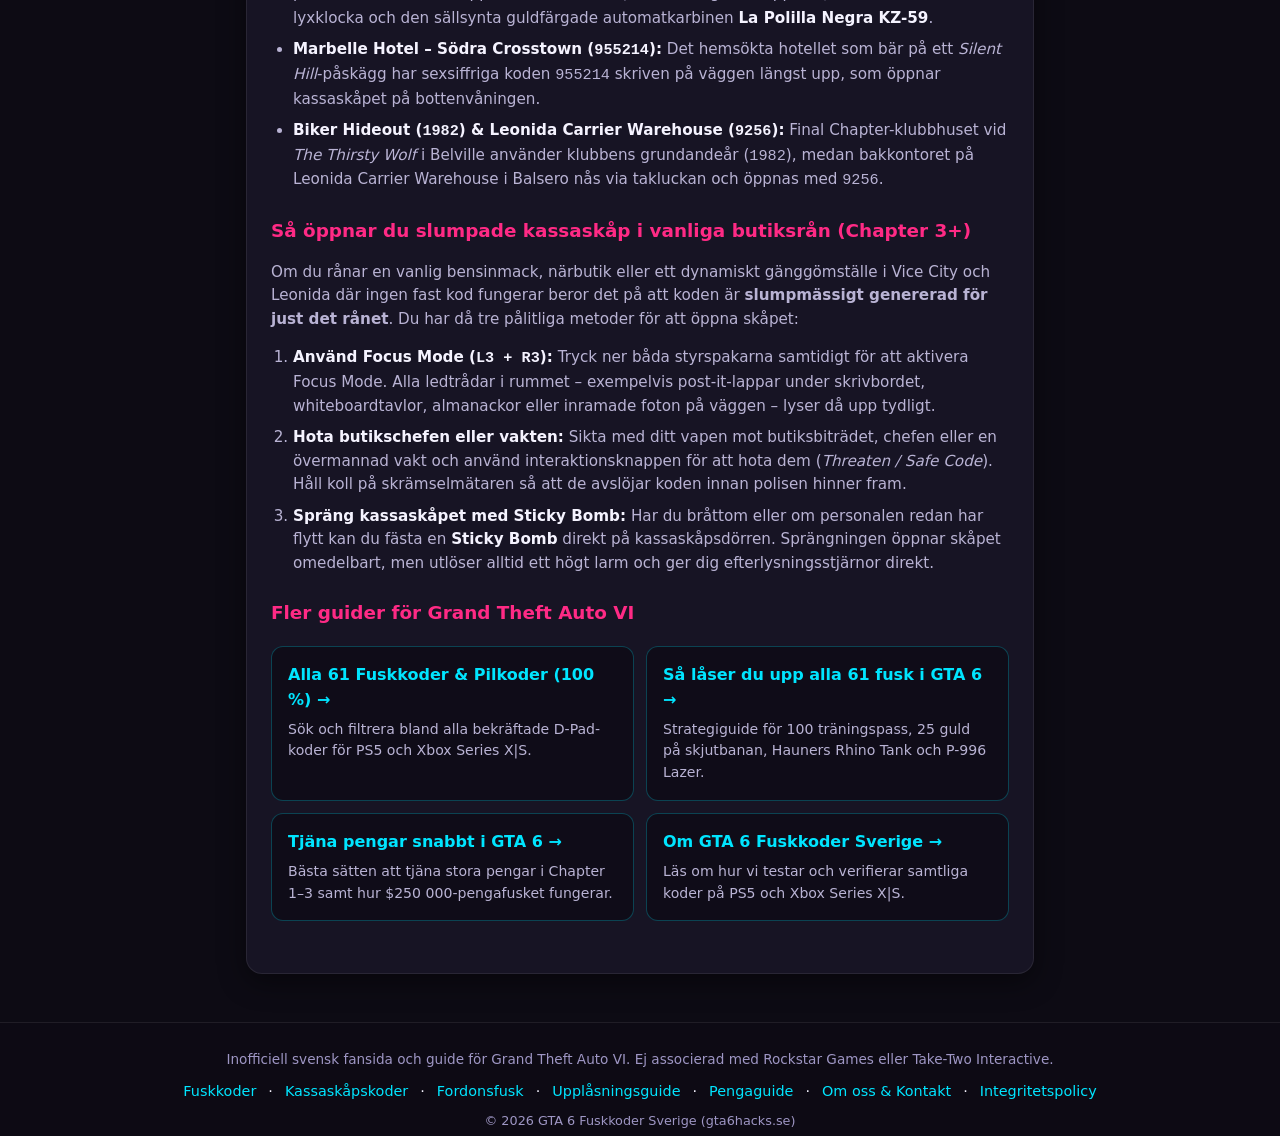
<file: kassaskapskoder.html>
<!DOCTYPE html>
<html lang="sv">
<head>
  <meta charset="UTF-8">
  <meta name="viewport" content="width=device-width, initial-scale=1.0">
  <link rel="alternate" hreflang="sv" href="https://gta6hacks.se/kassaskapskoder.html" />
  <link rel="alternate" hreflang="en" href="https://gta6hacks.se/safe-codes.html" />
  <link rel="alternate" hreflang="x-default" href="https://gta6hacks.se/safe-codes.html" />
  <title>Alla 46 Kassaskåpskoder &amp; Dörrkoder i GTA 6 (Story Mode) – Guide</title>
  <meta name="description" content="Komplett guide och checklista till alla 46 fasta kassaskåpskoder och dörrkoder i GTA 6 Story Mode: Port Gellhorn, Red Apple Orchard (360782), Marbelle Hotel (955214), Watson Bay (1819 &amp; 1887), Carter Mining (8440) och Chatfield Storage (5800).">
  <meta name="robots" content="index, follow">
  <meta name="theme-color" content="#0d0b14">
  <link rel="canonical" href="https://gta6hacks.se/kassaskapskoder.html">
  <link rel="icon" type="image/png" href="logo.png">
  <link rel="apple-touch-icon" href="logo.png">

  <!-- Open Graph -->
  <meta property="og:type" content="article">
  <meta property="og:locale" content="sv_SE">
  <meta property="og:site_name" content="GTA 6 Fuskkoder Sverige">
  <meta property="og:url" content="https://gta6hacks.se/kassaskapskoder.html">
  <meta property="og:title" content="Alla 46 Kassaskåpskoder &amp; Dörrkoder i GTA 6 (Story Mode)">
  <meta property="og:description" content="Steg-för-steg-guide och checklista till alla 46 fasta kassaskåp och dörrkoder: Red Apple Orchard Applesauce Bobcat, Carter Mining (8440), Marbelle Hotel, Watson Bay VF-G1 &amp; Guld-KZ-59, Black Eagle Kalinga .50 och Crabshack VF5 SMG.">
  <meta property="og:image" content="https://gta6hacks.se/logo.png">

  <link rel="stylesheet" href="style.css?v=20261121c">

  <script type="application/ld+json">
  {
    "@context": "https://schema.org",
    "@type": "Article",
    "headline": "Alla 46 Kassaskåpskoder & Dörrkoder i GTA 6 Story Mode",
    "description": "Fullständig svensk guide till samtliga 46 fasta kassaskåpskoder, keypad-dörrar, Red Apple Orchard (360782), Carter Mining Boathouse (8440), Chatfield Storage (5800), Marbelle Hotel (955214), Watson Bay (1819 & 1887), Black Eagle Warehouse (031462) och Pelican Valley Crabshack VF5 SMG i Grand Theft Auto VI.",
    "inLanguage": "sv-SE",
    "datePublished": "2026-11-19",
    "dateModified": "2026-11-28",
    "author": {
      "@type": "Organization",
      "name": "GTA 6 Fuskkoder Sverige",
      "url": "https://gta6hacks.se/om-oss.html"
    },
    "publisher": {
      "@type": "Organization",
      "name": "GTA 6 Fuskkoder Sverige",
      "logo": {
        "@type": "ImageObject",
        "url": "https://gta6hacks.se/logo.png"
      }
    },
    "mainEntityOfPage": "https://gta6hacks.se/kassaskapskoder.html"
  }
  </script>

  <!-- Google AdSense -->
  <script async src="https://pagead2.googlesyndication.com/pagead/js/adsbygoogle.js?client=ca-pub-3461073406787574"
       crossorigin="anonymous"></script>
</head>
<body class="ads-review-mode">
  <header class="site-header">
    <div class="header-inner">
      <div class="brand-row">
        <a href="/" class="brand-logo" aria-label="GTA 6 Fuskkoder startsida">
          <span class="logo-gta">GTA VI</span>
          <span class="logo-sub">FUSK &amp; KODER</span>
        </a>
        <div class="header-badges">
          <nav class="lang-switch" aria-label="Språk / Language">
            <a href="kassaskapskoder.html" class="lang-btn active" hreflang="sv">SV</a>
            <a href="safe-codes.html" class="lang-btn" hreflang="en">EN</a>
          </nav>
          <span class="release-badge">
            <span class="pulse-dot" aria-hidden="true"></span>
            <span>Verifierad guide</span>
          </span>
        </div>
      </div>
      <h1>Alla 46 Kassaskåpskoder &amp; Dörrkoder i GTA 6 (Story Mode)</h1>
      <p class="hero-lead">
        Komplett genomgång av samtliga <strong>46 fasta kassaskåp, dörr-keypads och datorlösenord</strong> i
        <strong>Grand Theft Auto VI</strong> – inklusive exakt vägbeskrivning till de hemliga vapnen
        <strong>Crabshack VF5 SMG</strong>, <strong>Kalinga .50</strong>, <strong>VF-G1</strong> och <strong>Guld-KZ-59</strong>,
        hemliga fordon (<em>Applesauce Bobcat</em>, <em>Spiderweb Coquette</em>, <em>Pfister Growler</em>) samt spökhotellet Marbelle Hotel.
      </p>
      <p class="last-updated">
        Senast uppdaterad: <time datetime="2026-11-28">28 november 2026</time> &middot; Testad på PS5 &amp; Xbox Series X|S
      </p>
      <nav class="quick-nav" aria-label="Huvudmeny">
        <a href="/">Alla 61 Fuskkoder</a>
        <a href="kassaskapskoder.html" aria-current="page">Kassaskåp &amp; Dörrkoder (46)</a>
        <a href="fordonsfusk.html">Fordonsfusk (21)</a>
        <a href="utmaningar.html">Upplåsningsguide</a>
        <a href="pengaguide.html">Tjäna pengar snabbt</a>
        <a href="om-oss.html">Om oss &amp; Kontakt</a>
      </nav>
    </div>
  </header>

  <main class="legal-container">
    <article class="legal-card">
      <a href="/" class="legal-back-link">&larr; Tillbaka till alla GTA 6-fuskkoder</a>

      <h2>Varför kassaskåpskoder är så viktiga i början av GTA 6</h2>
      <p>
        Till skillnad från tidigare spel i serien har Rockstar Games låst alla traditionella D-Pad-fuskkoder i
        <strong>Grand Theft Auto VI</strong> bakom kravet att du först måste klara huvudberättelsens samtliga 91 uppdrag.
        Under dina första 20–40 timmar i Leonida är därför <strong>fasta kassaskåpskoder, dörrkoder och hemliga gömställen</strong>
        det absolut mest effektiva sättet att bygga upp startkapital, låsa upp sällsynta vapen och samla unika
        samlarföremål utan att behöva slösa tid på att leta efter gömda ledtrådar.
      </p>
      <p>
        I GTA 6 är kassaskåp och kodlås uppdelade i två typer: <strong>fasta koder</strong> (som är identiska för alla
        spelare på både PlayStation 5 och Xbox Series X|S i specifika uppdrag, Illegal Operations och hemliga platser)
        samt <strong>slumpmässiga koder</strong> (som genereras på nytt varje gång du rånar en vanlig närbutik,
        bensinmack eller pantbank i den öppna världen).
      </p>

      <h2>Interaktiv checklista: Alla 46 fasta kassaskåps- &amp; dörrkoder i GTA 6</h2>
      <div class="checklist-bar">
        <span class="checklist-progress" id="safe-progress-text">Öppnade: 0 av 46 kassaskåp &amp; dörrar</span>
        <button type="button" class="checklist-reset-btn" id="reset-safe-checklist">Nollställ checklista</button>
      </div>
      <div class="table-scroll-wrap">
        <table class="static-reference-table" id="safe-checklist-table">
          <thead>
            <tr>
              <th>Plats / Uppdrag</th>
              <th>Kapitel / Område</th>
              <th>Typ av lås</th>
              <th>Kod / Lösenord</th>
            </tr>
          </thead>
          <tbody>
            <tr>
              <td><strong>Moonstone Boutique (Acid Lab)</strong></td>
              <td>Chapter 1 – Uppdraget <em>Lab Fees</em></td>
              <td>Bakdörr (Keypad)</td>
              <td><kbd class="kbd-token">0420</kbd></td>
            </tr>
            <tr>
              <td><strong>Brian&apos;s Lockup</strong></td>
              <td>Chapter 1 – Key Lento (<em>Lab Fees</em>)</td>
              <td>Förrådsdörr (Keypad)</td>
              <td><kbd class="kbd-token">7700</kbd></td>
            </tr>
            <tr>
              <td><strong>Pelican Valley Crab Research Outpost</strong></td>
              <td>Key Lento (Träskutpost)</td>
              <td>Datorlösenord (PC)</td>
              <td><kbd class="kbd-token">CLEAVES</kbd></td>
            </tr>
            <tr>
              <td><strong>Pelican Valley Crab Research Outpost</strong></td>
              <td>Key Lento (Labbkontoret)</td>
              <td>Kassaskåp</td>
              <td><kbd class="kbd-token">0072</kbd></td>
            </tr>
            <tr>
              <td><strong>Pelican Valley Dock Building</strong></td>
              <td>Key Lento (Båthus – <em>Crabshack VF5 SMG</em>)</td>
              <td>Dörrkod (Keypad)</td>
              <td><kbd class="kbd-token">0212</kbd></td>
            </tr>
            <tr>
              <td><strong>Key Lento Party House (<em>Spiderweb Coquette</em>)</strong></td>
              <td>Sydöstra Key Lento (Leonida Keys)</td>
              <td>Garagedörr (Unik bil &amp; samlarkort)</td>
              <td><kbd class="kbd-token">092319</kbd></td>
            </tr>
            <tr>
              <td><strong>Brooks Boatworks</strong></td>
              <td>Chapter 2 – Nordöstra Port Gellhorn</td>
              <td>Kassaskåp (Illegal Operation)</td>
              <td><kbd class="kbd-token">6823</kbd></td>
            </tr>
            <tr>
              <td><strong>La Cascara Motel</strong></td>
              <td>Chapter 2 – Port Gellhorn</td>
              <td>Kassaskåp (Illegal Operation)</td>
              <td><kbd class="kbd-token">6969</kbd></td>
            </tr>
            <tr>
              <td><strong>Kingpin Bowling</strong></td>
              <td>Chapter 2 – Port Gellhorn</td>
              <td>Kassaskåp (Illegal Operation)</td>
              <td><kbd class="kbd-token">0300</kbd></td>
            </tr>
            <tr>
              <td><strong>Randy&apos;s Wishlist Garage</strong></td>
              <td>Biluppdrag (Stjäl <em>&apos;74 Vamos</em>)</td>
              <td>Garagedörr (Keypad)</td>
              <td><kbd class="kbd-token">2727</kbd></td>
            </tr>
            <tr>
              <td><strong>Sunrise RV Park (Kingfishers)</strong></td>
              <td>Norr om Cottonmouth Lake</td>
              <td>Kassaskåp (Gang Operation)</td>
              <td><kbd class="kbd-token">6769</kbd></td>
            </tr>
            <tr>
              <td><strong>Cottonmouth Lake Trailer</strong></td>
              <td>Sydvästra Cottonmouth Lake (Grassrivers)</td>
              <td>Kassaskåp (Samlarkort)</td>
              <td><kbd class="kbd-token">44017</kbd></td>
            </tr>
            <tr>
              <td><strong>Nova Auto Junkyard (M7)</strong></td>
              <td>M7 Gang Illegal Operation</td>
              <td>Kassaskåp</td>
              <td><kbd class="kbd-token">7777</kbd></td>
            </tr>
            <tr>
              <td><strong>Casa de Empe&ntilde;o</strong></td>
              <td>Chapter 3 – <em>Yasmani&apos;s Jewelry Jobs</em></td>
              <td>Kassaskåp (Pantbank)</td>
              <td><kbd class="kbd-token">1680</kbd></td>
            </tr>
            <tr>
              <td><strong>Richardson Jewelry &amp; Diamonds</strong></td>
              <td>Chapter 3 – <em>Yasmani&apos;s Jewelry Jobs</em></td>
              <td>Kassaskåp (Juvelerare)</td>
              <td><kbd class="kbd-token">6815</kbd></td>
            </tr>
            <tr>
              <td><strong>Donovan Banks &amp; Co.</strong></td>
              <td>Chapter 3 – <em>Yasmani&apos;s Jewelry Jobs</em></td>
              <td>Kassaskåp (Ametisthalsband)</td>
              <td><kbd class="kbd-token">0104</kbd></td>
            </tr>
            <tr>
              <td><strong>Mount Kalaga National Park Shed</strong></td>
              <td>Norra Leonida (Lummox County)</td>
              <td>Underhållsskjul (Keypad)</td>
              <td><kbd class="kbd-token">69185</kbd></td>
            </tr>
            <tr>
              <td><strong>Farm Fix Meth Lab (McKittrick Farm)</strong></td>
              <td>Final Chapter Gang Operation</td>
              <td>Kassaskåp</td>
              <td><kbd class="kbd-token">2121</kbd></td>
            </tr>
            <tr>
              <td><strong>Illegal Sneaker Trade (San4San)</strong></td>
              <td>Vice City (San4San Gang Operation)</td>
              <td>Kassaskåp</td>
              <td><kbd class="kbd-token">4124</kbd></td>
            </tr>
            <tr>
              <td><strong>Casa Guardia</strong></td>
              <td>The Guardia Brothers Illegal Operation</td>
              <td>Kassaskåp</td>
              <td><kbd class="kbd-token">1965</kbd></td>
            </tr>
            <tr>
              <td><strong>Saber Shipping Facility</strong></td>
              <td>The Guardia Brothers Illegal Operation</td>
              <td>Kassaskåp</td>
              <td><kbd class="kbd-token">1122</kbd></td>
            </tr>
            <tr>
              <td><strong>Saber Shipping Yard</strong></td>
              <td>The Guardia Brothers Illegal Operation</td>
              <td>Kassaskåp</td>
              <td><kbd class="kbd-token">8046</kbd></td>
            </tr>
            <tr>
              <td><strong>South Point Airfield (Taklucka &amp; Bunker)</strong></td>
              <td>UFO / Alien-mysteriet (Pilot Pete)</td>
              <td>Dörrkod (Keypad)</td>
              <td><kbd class="kbd-token">2341</kbd></td>
            </tr>
            <tr>
              <td><strong>La Perle Garage (Boobies laptop / Pfister Growler)</strong></td>
              <td>Chapter 3 – Del Rio Blvd, La Perle (Vice City)</td>
              <td>Garagedörr (Keypad)</td>
              <td><kbd class="kbd-token">92665</kbd></td>
            </tr>
            <tr>
              <td><strong>Black Eagle Warehouse (Bakkontor)</strong></td>
              <td>Balsero, Vice City</td>
              <td>Kontorsdörr (6-siffrig Keypad)</td>
              <td><kbd class="kbd-token">789987</kbd></td>
            </tr>
            <tr>
              <td><strong>Black Eagle Warehouse (<em>Kalinga .50 Pistol</em>)</strong></td>
              <td>Balsero, Vice City (inne på bakkontoret)</td>
              <td>Kassaskåp (Unikt vapen)</td>
              <td><kbd class="kbd-token">031462</kbd></td>
            </tr>
            <tr>
              <td><strong>Janjak&apos;s Garage (San4San Weed Garage)</strong></td>
              <td>La Perle, Vice City (<em>San4San KZ-59</em>)</td>
              <td>Kontorskassaskåp</td>
              <td><kbd class="kbd-token">4444</kbd></td>
            </tr>
            <tr>
              <td><strong>Abandoned Laundry (Övergiven tvättstuga)</strong></td>
              <td>Nordvästra Belville (Ambrosia)</td>
              <td>Väggkassaskåp (Ingång via taket)</td>
              <td><kbd class="kbd-token">62412</kbd></td>
            </tr>
            <tr>
              <td><strong>Biker Hideout (The Thirsty Wolf)</strong></td>
              <td>Belville – Final Chapter Clubhouse</td>
              <td>Kassaskåp (Gang Operation)</td>
              <td><kbd class="kbd-token">1982</kbd></td>
            </tr>
            <tr>
              <td><strong>Leonida Carrier Warehouse</strong></td>
              <td>Balsero, Vice City (via takluckan)</td>
              <td>Kassaskåp (Bakkontor)</td>
              <td><kbd class="kbd-token">9256</kbd></td>
            </tr>
            <tr>
              <td><strong>Marbelle Hotel (<em>Silent Hill</em> Easter Egg)</strong></td>
              <td>Södra Crosstown, Vice City</td>
              <td>Kassaskåp (6-siffrigt, bottenvåning)</td>
              <td><kbd class="kbd-token">955214</kbd></td>
            </tr>
            <tr>
              <td><strong>Watson Bay Safehouse (<em>La Polilla Negra</em>)</strong></td>
              <td>Nordost om Watson Bay (Grassrivers)</td>
              <td>Kassaskåp (Unikt vapen <em>VF-G1</em>)</td>
              <td><kbd class="kbd-token">1819</kbd></td>
            </tr>
            <tr>
              <td><strong>Palmer Fishing Warehouse (<em>La Polilla Negra</em>)</strong></td>
              <td>Bobcat Key, Watson Bay</td>
              <td>Kassaskåp (<em>Guld-KZ-59</em> &amp; Cash)</td>
              <td><kbd class="kbd-token">1887</kbd></td>
            </tr>
            <tr>
              <td><strong>Delights Cabaret Office</strong></td>
              <td>Port Gellhorn – Uppdraget <em>Afternoon Delight</em></td>
              <td>Kontorskassaskåp</td>
              <td><kbd class="kbd-token">2008</kbd></td>
            </tr>
            <tr>
              <td><strong>Cigar Import</strong></td>
              <td>Illegal Operation</td>
              <td>Entrédörr (Keypad)</td>
              <td><kbd class="kbd-token">1426</kbd></td>
            </tr>
            <tr>
              <td><strong>Abandoned House (Övergivet hus)</strong></td>
              <td>Ambrosia (Ingång via hål i taket)</td>
              <td>Kassaskåp (5-siffrigt, ledtråd på utedass)</td>
              <td><kbd class="kbd-token">23554</kbd></td>
            </tr>
            <tr>
              <td><strong>Slator Towing Inc. (Guarded House)</strong></td>
              <td>Gloriana Key (Illegal Operation / Chop Shop)</td>
              <td>Kontorskassaskåp (Övervåningen)</td>
              <td><kbd class="kbd-token">4567</kbd></td>
            </tr>
            <tr>
              <td><strong>Waxman Island Garage (<em>First Impressions</em>)</strong></td>
              <td>Chapter 3 – Raul Bautista (Flyktbil Schafter)</td>
              <td>Garagedörr (Keypad)</td>
              <td><kbd class="kbd-token">2404</kbd></td>
            </tr>
            <tr>
              <td><strong>North Balsero Lockup Lab</strong></td>
              <td>Norra Balsero – <em>Take Out Kitty Litter</em> (Tyrone)</td>
              <td>Labbport (Keypad)</td>
              <td><kbd class="kbd-token">1999</kbd></td>
            </tr>
            <tr>
              <td><strong>Pilot Pete&apos;s Hangar (Sundown Private Airfield)</strong></td>
              <td>Chapter 4 – <em>The Last Mile: Passing the Torch</em></td>
              <td>Kassaskåp (Bakom röda dörren)</td>
              <td><kbd class="kbd-token">3718</kbd></td>
            </tr>
            <tr>
              <td><strong>Father Scrumpy&apos;s Red Apple Orchard</strong></td>
              <td>Manifest Canyon, Kelly County (<em>Applesauce Bobcat</em>)</td>
              <td>Garagedörr (6-siffrig Keypad)</td>
              <td><kbd class="kbd-token">360782</kbd></td>
            </tr>
            <tr>
              <td><strong>Chatfield Storage &amp; Logistics</strong></td>
              <td>Waxman Island (Vice-Dale County)</td>
              <td>Kontorskassaskåp (Övervåningen)</td>
              <td><kbd class="kbd-token">5800</kbd></td>
            </tr>
            <tr>
              <td><strong>Carter Mining Boathouse</strong></td>
              <td>Bonanza, norra Lummox County (Illegal Operation)</td>
              <td>Låst kassaskåp</td>
              <td><kbd class="kbd-token">8440</kbd></td>
            </tr>
            <tr>
              <td><strong>Belpoint Shipwreck / Room 115</strong></td>
              <td>Leonida Keys</td>
              <td>Kassaskåp</td>
              <td><kbd class="kbd-token">4242</kbd></td>
            </tr>
            <tr>
              <td><strong>Stormy&apos;s</strong></td>
              <td>Vice City</td>
              <td>Bakrumskassaskåp</td>
              <td><kbd class="kbd-token">7869</kbd></td>
            </tr>
            <tr>
              <td><strong>Slum House</strong></td>
              <td>Vice City</td>
              <td>Kassaskåp</td>
              <td><kbd class="kbd-token">9790</kbd></td>
            </tr>
          </tbody>
        </table>
      </div>

      <h2>Steg-för-steg: Så låser du upp hemliga vapnet Crabshack VF5 SMG (Pelican Valley)</h2>
      <p>
        En av de mest värdefulla hemligheterna du kan hämta redan under dina första timmar i Key Lento är
        specialvapnet <strong>Crabshack VF5 SMG</strong> – en unik kulsprutepistol tillverkad av <em>Vom Feuer</em> med
        specialdesignat utseende som låses upp permanent i din vapengarderob. Utposten ligger i träskmarkerna vid
        <strong>Pelican Valley Crab Research Outpost</strong>.
      </p>
      <ol class="seo-list">
        <li>
          <strong>Slå på strömmen utomhus:</strong> När du anländer till forskningsutposten är datorn i huvudbyggnaden
          strömlös. Gå runt utsidan av huvudbyggnaden och slå på elskåpet (Power Switch).
        </li>
        <li>
          <strong>Logga in på datorn med <code>CLEAVES</code>:</strong> I sidorummet är bokstäverna
          <code>CLEAVES</code> inristade i golvet. Skriv in <strong>CLEAVES</strong> på laboratoriedatorn för att läsa
          forskningsloggen där det framgår att koden till kassaskåpet är det dubbla värdet av försöksobjekt
          <code>0036</code>.
        </li>
        <li>
          <strong>Öppna kassaskåpet med <code>0072</code>:</strong> Dubblar du <code>0036</code> får du
          <strong>0072</strong>. Slå in koden på kassaskåpet inne på kontoret för att hämta kontanter och dokumentet med
          nyckelkoden till båthuset.
        </li>
        <li>
          <strong>Lås upp båthuset med <code>0212</code>:</strong> Gå ner till det låsta båthuset vid bryggan (Dock
          Building) och knappa in <strong>0212</strong> på knappsatsen. Där inne ligger det unika vapnet
          <strong>Crabshack VF5 SMG</strong>, extra sedelbuntar samt en vattenskoter för snabb flykt!
        </li>
      </ol>

      <h2>Chapter 2: Alla 3 Illegal Operations i Port Gellhorn</h2>
      <p>
        När berättelsen flyttar till <strong>Port Gellhorn i Chapter 2</strong> öppnas tre fasta <em>Illegal Operations</em>
        upp. Alla tre kassaskåpen har fasta koder som aldrig ändras mellan sparfiler:
      </p>
      <ul class="seo-list">
        <li>
          <strong>Brooks Boatworks (<code>6823</code>):</strong> Ligger i nordöstra Port Gellhorn. Smyg in genom hålet i
          det östra staketet för att undvika vakterna vid huvudgrindarna, och ta trappan upp till kontoret på andra
          våningen i den grå byggnaden.
        </li>
        <li>
          <strong>La Cascara Motel (<code>6969</code>):</strong> Ta dig in i motellets bakre kontor och använd koden
          <code>6969</code> direkt på kassaskåpet.
        </li>
        <li>
          <strong>Kingpin Bowling (<code>0300</code>):</strong> Gå in på chefskontoret längst bak i bowlinghallen och
          slå in <code>0300</code>.
        </li>
      </ul>
      <div class="guide-callout">
        <strong>Smart genväg i Port Gellhorn:</strong> När du står framför kassaskåpet på övervåningen i Brooks
        Boatworks sitter en karta på väggen precis bredvid. Om du inspekterar väggkartan loggas samtliga tre
        Illegal Operations-platser och deras koder automatiskt i din uppdragslogg!
      </div>

      <h2>Chapter 3: Yasmani&apos;s Jewelry Jobs &amp; hur du får Snap Gun</h2>
      <p>
        I <strong>Chapter 3</strong> träffar du hälaren <strong>Yasmani</strong>, som ger dig i uppdrag att stjäla tre
        specifika smycken från hårt bevakade kassaskåp. När du klarar dessa uppdrag belönas du dessutom med verktyget
        <strong>Snap Gun</strong>, som låter dig dyrka upp vanliga låsta bakdörrar och sidodörrar mekaniskt under
        framtida rån.
      </p>
      <ul class="seo-list">
        <li>
          <strong>Casa de Empe&ntilde;o (<code>1680</code>):</strong> Pantbankens kassaskåp där du stjäl
          <em>Buffalo Skull Chain</em>.
        </li>
        <li>
          <strong>Richardson Jewelry &amp; Diamonds (<code>6815</code>):</strong> Juvelerarbutikens kassaskåp som
          innehåller diamantringen (<em>Diamond Ring</em>).
        </li>
        <li>
          <strong>Donovan Banks &amp; Co. (<code>0104</code>):</strong> Kassaskåpet med ametisthalsbandet
          (<em>Amethyst Necklace</em>). Var noga med att slå in den inledande nollan (<code>0</code>) först!
        </li>
      </ul>

      <h2>Vice City &amp; La Perle: Unika vapen &amp; bilar (Black Eagle, Janjak&apos;s &amp; Boobies garage)</h2>
      <p>
        I <strong>Vice City (Balsero och La Perle)</strong> samt i <strong>Belville (Ambrosia)</strong> finns flera
        högvärdiga kassaskåp och kodlås som ger både unika specialvapen och specialbyggda fordon helt gratis:
      </p>
      <ul class="seo-list">
        <li>
          <strong>Black Eagle Warehouse – Balsero (<code>789987</code> &amp; <code>031462</code>):</strong> Slå först in
          den sexsiffriga koden <code>789987</code> på bakkontorets knappsats. Inne på kontoret väntar kassaskåpet som
          öppnas med <code>031462</code> och ger dig den unika pistolen <strong>Black Eagle Import Kalinga .50</strong>.
        </li>
        <li>
          <strong>La Perle Garage – Auntie&apos;s Place (<code>92665</code>) <em>[MISSBAR!]</em>:</strong> Logga in på
          sovrumslaptopen i Chapter 3 med lösenordet <code>Muffins</code> &rarr; <code>Queen</code> &rarr; <code>15</code>
          och knappa in <code>92665</code> på rullporten vid Del Rio Boulevard för att få garaget och Vanessas rosa
          <strong>Pfister Growler</strong> (måste göras <em>innan</em> Chapter 3 avslutas!).
        </li>
        <li>
          <strong>Janjak&apos;s Garage – La Perle (<code>4444</code>):</strong> Koden sitter på kylskåpet i San4San-gängets
          weed-garage och öppnar kassaskåpet med kontanter, en rosa <em>Declasse Gin Tulip</em> och det unika geväret
          <strong>San4San KZ-59</strong>.
        </li>
        <li>
          <strong>Abandoned Laundry – Nordvästra Belville (<code>62412</code>):</strong> Söder om Biker Hideout kan du ta dig
          in genom hålet i taket till ett förstärkt väggkassaskåp (ledtråden ligger under ett samlarkort inne i lokalen).
        </li>
      </ul>

      <h2>Watson Bay (La Polilla Negra) &amp; Spökhotellet Marbelle Hotel</h2>
      <p>
        Två av spelets mest belönande gänggömställen ligger kring <strong>Watson Bay / Bobcat Key</strong> och kontrolleras av
        <em>La Polilla Negra</em>, medan södra Crosstown i Vice City döljer spelets mest omskrivna övernaturliga kassaskåp:
      </p>
      <ul class="seo-list">
        <li>
          <strong>Watson Bay Safehouse (<code>1819</code>):</strong> Nordost om Watson Bay i Grassrivers. Koden står i mejlen
          på köksdatorn och ger kontanter under mikrovågsugnen, det ljuddämpade svart-guldfärgade geväret
          <strong>La Polilla Negra VF-G1</strong> på övervåningen samt en ospårad <strong>Canis Black Moth Kamacho</strong> i garaget.
        </li>
        <li>
          <strong>Palmer Fishing Warehouse – Bobcat Key (<code>1887</code>):</strong> Lagret i Watson Bay (på enstaka
          patchversioner även rapporterad som <code>1886</code>) belönar dig med upp till $5 400+ i kontanter, en lyxklocka
          och den sällsynta guldfärgade automatkarbinen <strong>La Polilla Negra KZ-59</strong>.
        </li>
        <li>
          <strong>Marbelle Hotel – Södra Crosstown (<code>955214</code>):</strong> Det hemsökta hotellet som bär på ett
          <em>Silent Hill</em>-påskägg har sexsiffriga koden <code>955214</code> skriven på väggen längst upp, som öppnar
          kassaskåpet på bottenvåningen.
        </li>
        <li>
          <strong>Biker Hideout (<code>1982</code>) &amp; Leonida Carrier Warehouse (<code>9256</code>):</strong>
          Final Chapter-klubbhuset vid <em>The Thirsty Wolf</em> i Belville använder klubbens grundandeår (<code>1982</code>),
          medan bakkontoret på Leonida Carrier Warehouse i Balsero nås via takluckan och öppnas med <code>9256</code>.
        </li>
      </ul>

      <h2>Så öppnar du slumpade kassaskåp i vanliga butiksrån (Chapter 3+)</h2>
      <p>
        Om du rånar en vanlig bensinmack, närbutik eller ett dynamiskt gänggömställe i Vice City och Leonida där ingen
        fast kod fungerar beror det på att koden är <strong>slumpmässigt genererad för just det rånet</strong>. Du har
        då tre pålitliga metoder för att öppna skåpet:
      </p>
      <ol class="seo-list">
        <li>
          <strong>Använd Focus Mode (<code>L3 + R3</code>):</strong> Tryck ner båda styrspakarna samtidigt för att
          aktivera Focus Mode. Alla ledtrådar i rummet – exempelvis post-it-lappar under skrivbordet, whiteboardtavlor,
          almanackor eller inramade foton på väggen – lyser då upp tydligt.
        </li>
        <li>
          <strong>Hota butikschefen eller vakten:</strong> Sikta med ditt vapen mot butiksbiträdet, chefen eller en
          övermannad vakt och använd interaktionsknappen för att hota dem (<em>Threaten / Safe Code</em>). Håll koll på
          skrämselmätaren så att de avslöjar koden innan polisen hinner fram.
        </li>
        <li>
          <strong>Spräng kassaskåpet med Sticky Bomb:</strong> Har du bråttom eller om personalen redan har flytt kan
          du fästa en <strong>Sticky Bomb</strong> direkt på kassaskåpsdörren. Sprängningen öppnar skåpet omedelbart,
          men utlöser alltid ett högt larm och ger dig efterlysningsstjärnor direkt.
        </li>
      </ol>

      <h2>Fler guider för Grand Theft Auto VI</h2>
      <div class="guide-nav-cards">
        <a href="/" class="guide-nav-card">
          <strong>Alla 61 Fuskkoder &amp; Pilkoder (100 %) &rarr;</strong>
          <span>Sök och filtrera bland alla bekräftade D-Pad-koder för PS5 och Xbox Series X|S.</span>
        </a>
        <a href="utmaningar.html" class="guide-nav-card">
          <strong>Så låser du upp alla 61 fusk i GTA 6 &rarr;</strong>
          <span>Strategiguide för 100 träningspass, 25 guld på skjutbanan, Hauners Rhino Tank och P-996 Lazer.</span>
        </a>
        <a href="pengaguide.html" class="guide-nav-card">
          <strong>Tjäna pengar snabbt i GTA 6 &rarr;</strong>
          <span>Bästa sätten att tjäna stora pengar i Chapter 1–3 samt hur $250 000-pengafusket fungerar.</span>
        </a>
        <a href="om-oss.html" class="guide-nav-card">
          <strong>Om GTA 6 Fuskkoder Sverige &rarr;</strong>
          <span>Läs om hur vi testar och verifierar samtliga koder på PS5 och Xbox Series X|S.</span>
        </a>
      </div>
    </article>
  </main>

  <footer class="site-footer" id="site-footer">
    <div class="footer-inner">
      <p class="footer-disclaimer">
        Inofficiell svensk fansida och guide för Grand Theft Auto VI. Ej associerad med Rockstar Games eller Take-Two Interactive.
      </p>
      <nav class="footer-nav" aria-label="Sidfot">
        <a href="/">Fuskkoder</a>
        <span aria-hidden="true">&middot;</span>
        <a href="kassaskapskoder.html">Kassaskåpskoder</a>
        <span aria-hidden="true">&middot;</span>
        <a href="fordonsfusk.html">Fordonsfusk</a>
        <span aria-hidden="true">&middot;</span>
        <a href="utmaningar.html">Upplåsningsguide</a>
        <span aria-hidden="true">&middot;</span>
        <a href="pengaguide.html">Pengaguide</a>
        <span aria-hidden="true">&middot;</span>
        <a href="om-oss.html">Om oss &amp; Kontakt</a>
        <span aria-hidden="true">&middot;</span>
        <a href="integritet.html">Integritetspolicy</a>
      </nav>
      <p class="footer-copy">&copy; 2026 GTA 6 Fuskkoder Sverige (gta6hacks.se)</p>
    </div>
  </footer>

  <script>
    (function initSafeChecklistSv() {
      const STORAGE_KEY = "gta6_safe_checklist_v1";
      const table = document.getElementById("safe-checklist-table");
      const progressText = document.getElementById("safe-progress-text");
      const resetBtn = document.getElementById("reset-safe-checklist");
      if (!table || !progressText) return;

      const headRow = table.querySelector("thead tr");
      if (headRow) {
        const th = document.createElement("th");
        th.className = "safe-check-cell";
        th.textContent = "Klar";
        headRow.prepend(th);
      }

      const rows = Array.from(table.querySelectorAll("tbody tr"));
      rows.forEach((row, idx) => {
        const id = "s" + (idx + 1);
        row.setAttribute("data-safe-id", id);
        const td = document.createElement("td");
        td.className = "safe-check-cell";
        const cb = document.createElement("input");
        cb.type = "checkbox";
        cb.className = "safe-checkbox";
        cb.setAttribute("aria-label", "Markera som klar");
        td.appendChild(cb);
        row.prepend(td);
      });

      let saved = {};
      try {
        saved = JSON.parse(localStorage.getItem(STORAGE_KEY) || "{}") || {};
      } catch (_e) {
        saved = {};
      }

      function updateUI() {
        let doneCount = 0;
        rows.forEach((row) => {
          const id = row.getAttribute("data-safe-id");
          const cb = row.querySelector(".safe-checkbox");
          const isChecked = Boolean(saved[id]);
          if (cb) cb.checked = isChecked;
          row.classList.toggle("row-checked", isChecked);
          if (isChecked) doneCount += 1;
        });
        progressText.textContent = "Öppnade: " + doneCount + " av " + rows.length + " kassaskåp & dörrar";
      }

      table.addEventListener("change", (e) => {
        const cb = e.target.closest(".safe-checkbox");
        if (!cb) return;
        const row = cb.closest("tr[data-safe-id]");
        if (!row) return;
        const id = row.getAttribute("data-safe-id");
        saved[id] = cb.checked;
        try {
          localStorage.setItem(STORAGE_KEY, JSON.stringify(saved));
        } catch (_e) {}
        updateUI();
      });

      if (resetBtn) {
        resetBtn.addEventListener("click", () => {
          saved = {};
          try {
            localStorage.removeItem(STORAGE_KEY);
          } catch (_e) {}
          updateUI();
        });
      }

      updateUI();
    })();
  </script>
  <script data-goatcounter="https://gta6hacks.goatcounter.com/count"
          async src="https://gc.zgo.at/count.js"></script>
</body>
</html>
</file>
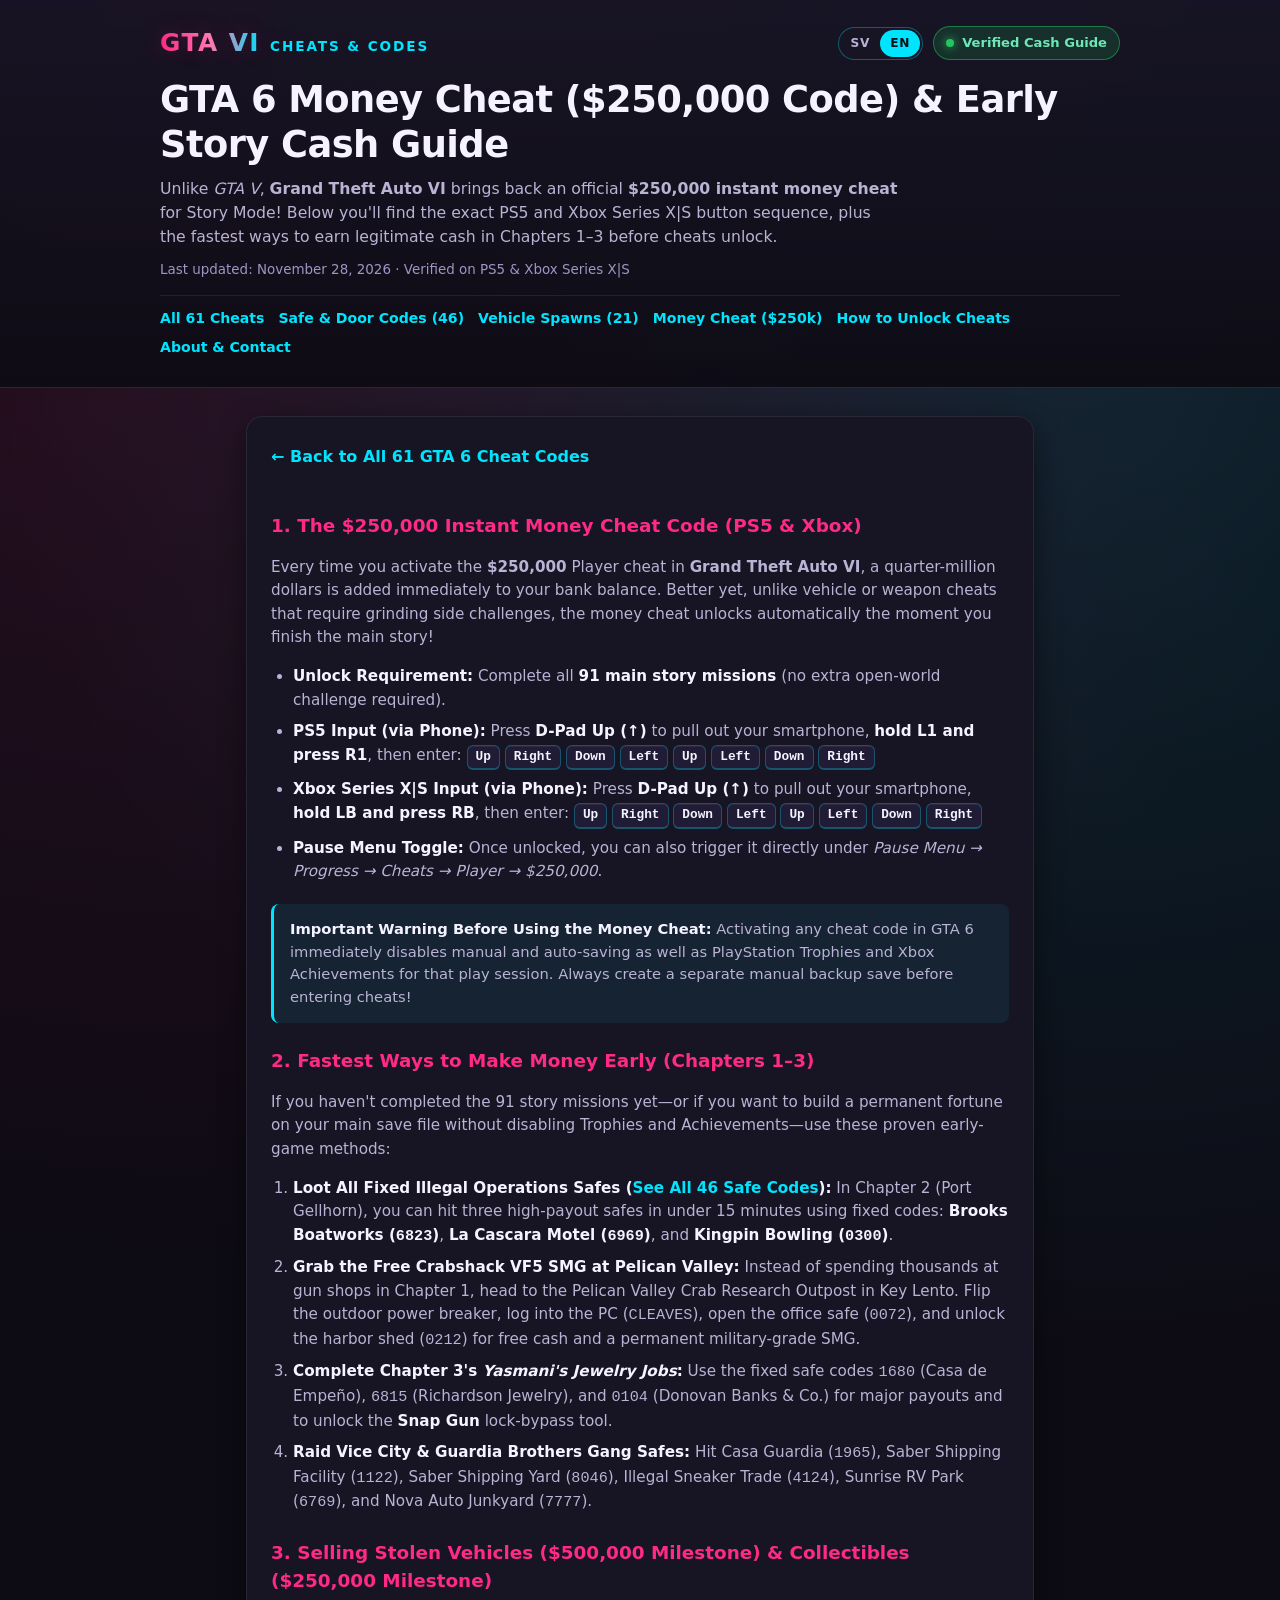
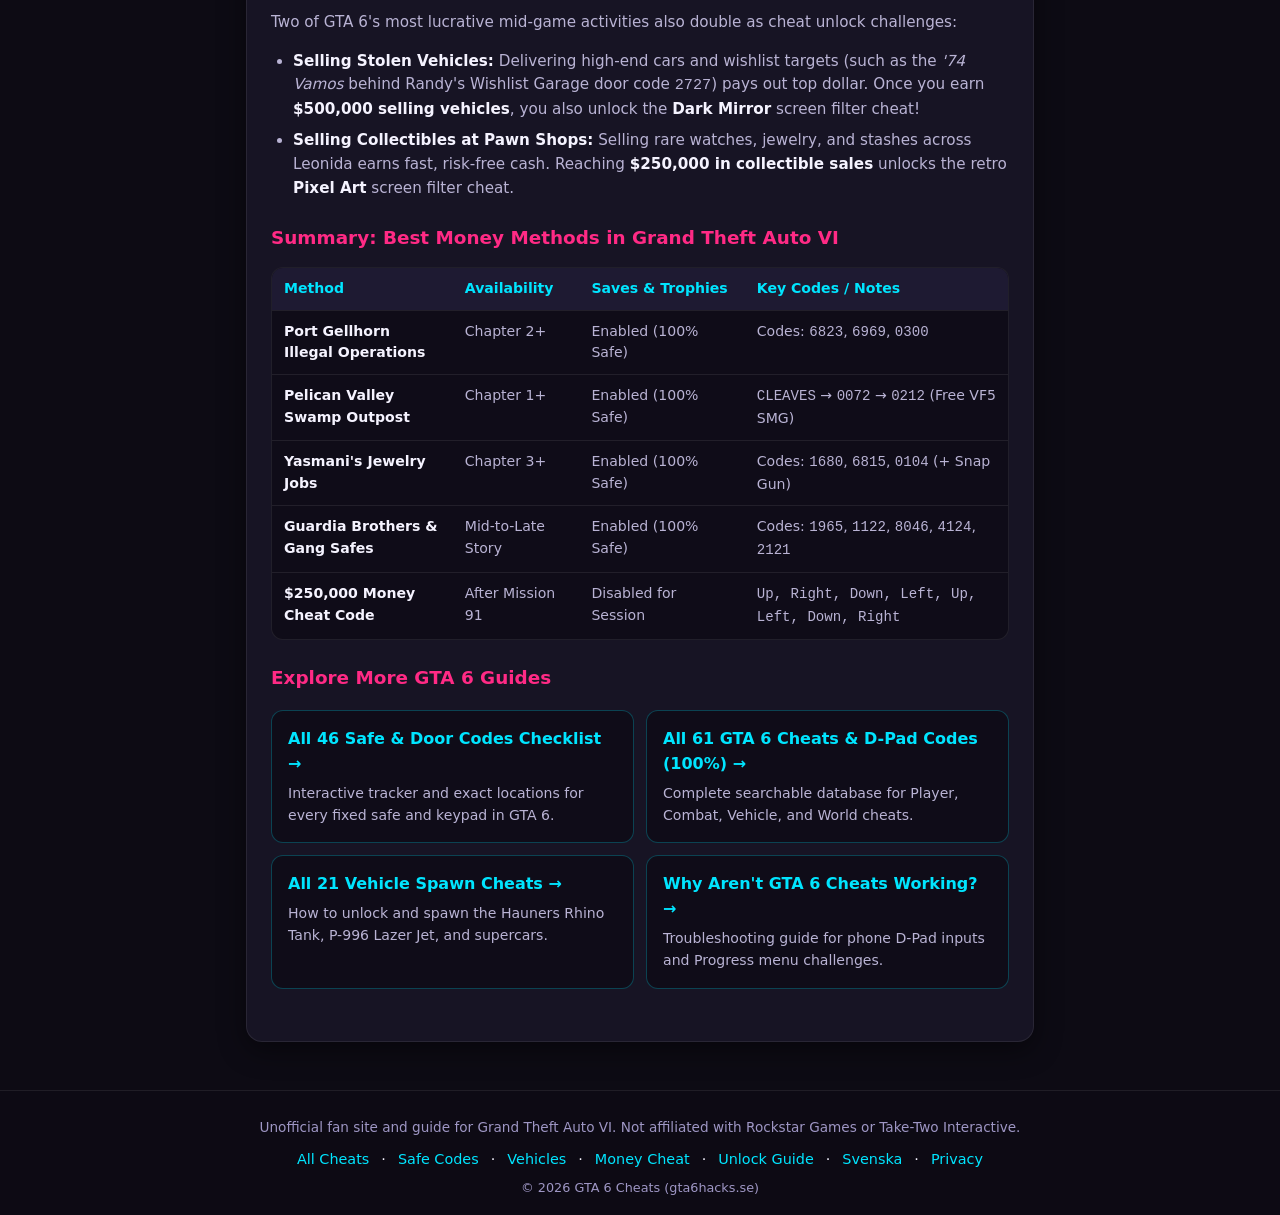
<file: money-cheat.html>
<!DOCTYPE html>
<html lang="en">
<head>
  <meta charset="UTF-8">
  <meta name="viewport" content="width=device-width, initial-scale=1.0">
  <link rel="alternate" hreflang="sv" href="https://gta6hacks.se/pengaguide.html" />
  <link rel="alternate" hreflang="en" href="https://gta6hacks.se/money-cheat.html" />
  <link rel="alternate" hreflang="x-default" href="https://gta6hacks.se/money-cheat.html" />
  <title>GTA 6 Money Cheat ($250,000 Code) &amp; Fast Cash Guide (PS5 &amp; Xbox)</title>
  <meta name="description" content="How to use the verified $250,000 money cheat code in GTA 6 on PS5 and Xbox Series X|S, plus the fastest ways to make early money in Chapters 1–3 before beating the story.">
  <meta name="robots" content="index, follow">
  <meta name="theme-color" content="#0d0b14">
  <link rel="canonical" href="https://gta6hacks.se/money-cheat.html">
  <link rel="icon" type="image/png" href="logo.png">
  <link rel="apple-touch-icon" href="logo.png">

  <!-- Open Graph -->
  <meta property="og:type" content="article">
  <meta property="og:locale" content="en_US">
  <meta property="og:site_name" content="GTA 6 Cheats &amp; Codes">
  <meta property="og:url" content="https://gta6hacks.se/money-cheat.html">
  <meta property="og:title" content="GTA 6 Money Cheat ($250,000 Code) &amp; Early Story Cash Guide">
  <meta property="og:description" content="Exact D-Pad button sequence for the $250,000 cash cheat in Grand Theft Auto VI, plus the best early-game safe heists and car sales.">
  <meta property="og:image" content="https://gta6hacks.se/logo.png">

  <!-- Twitter Card -->
  <meta name="twitter:card" content="summary_large_image">
  <meta name="twitter:title" content="GTA 6 Money Cheat ($250,000 Code) &amp; Fast Cash Guide">
  <meta name="twitter:description" content="How to activate the $250,000 money cheat in GTA 6 on PS5 and Xbox Series X|S.">
  <meta name="twitter:image" content="https://gta6hacks.se/logo.png">

  <link rel="stylesheet" href="style.css?v=20261121c">

  <script type="application/ld+json">
  {
    "@context": "https://schema.org",
    "@graph": [
      {
        "@type": "WebPage",
        "@id": "https://gta6hacks.se/money-cheat.html#webpage",
        "url": "https://gta6hacks.se/money-cheat.html",
        "name": "GTA 6 Money Cheat ($250,000 Code) & Fast Cash Guide (PS5 & Xbox)",
        "inLanguage": "en",
        "datePublished": "2026-11-20",
        "dateModified": "2026-11-28",
        "description": "Step-by-step instructions for the $250,000 money cheat in Grand Theft Auto VI and early-game money-making strategies."
      },
      {
        "@type": "FAQPage",
        "mainEntity": [
          {
            "@type": "Question",
            "name": "What is the $250,000 money cheat code in GTA 6?",
            "acceptedAnswer": {
              "@type": "Answer",
              "text": "To get $250,000 instantly in GTA 6, beat the main story (91 missions), open your phone with D-Pad Up, hold L1 and press R1 on PS5 (or hold LB and press RB on Xbox Series X|S), and enter: Up, Right, Down, Left, Up, Left, Down, Right."
            }
          },
          {
            "@type": "Question",
            "name": "Can you repeat the $250,000 money cheat in GTA 6?",
            "acceptedAnswer": {
              "@type": "Answer",
              "text": "Yes, you can enter the $250,000 cash cheat as many times as you like—or toggle it from Pause Menu > Progress > Cheats > Player. Keep in mind that activating any cheat disables saving and Trophies/Achievements for that play session."
            }
          },
          {
            "@type": "Question",
            "name": "How do you make money fast in GTA 6 before unlocking cheats?",
            "acceptedAnswer": {
              "@type": "Answer",
              "text": "Before beating the 91 story missions, the fastest ways to make money are looting the fixed Illegal Operations safes in Port Gellhorn (codes 6823, 6969, and 0300), completing Chapter 3's Yasmani's Jewelry Jobs (1680, 6815, 0104), and selling stolen wishlist vehicles and collectibles."
            }
          }
        ]
      }
    ]
  }
  </script>

  <!-- Google AdSense -->
  <script async src="https://pagead2.googlesyndication.com/pagead/js/adsbygoogle.js?client=ca-pub-3461073406787574"
       crossorigin="anonymous"></script>
</head>
<body class="ads-review-mode">
  <header class="site-header">
    <div class="header-inner">
      <div class="brand-row">
        <a href="en.html" class="brand-logo" aria-label="GTA 6 Cheats Home">
          <span class="logo-gta">GTA VI</span>
          <span class="logo-sub">CHEATS &amp; CODES</span>
        </a>
        <div class="header-badges">
          <nav class="lang-switch" aria-label="Language selector">
            <a href="pengaguide.html" class="lang-btn" hreflang="sv">SV</a>
            <a href="money-cheat.html" class="lang-btn active" hreflang="en" aria-current="page">EN</a>
          </nav>
          <span class="release-badge">
            <span class="pulse-dot" aria-hidden="true"></span>
            <span>Verified Cash Guide</span>
          </span>
        </div>
      </div>
      <h1>GTA 6 Money Cheat ($250,000 Code) &amp; Early Story Cash Guide</h1>
      <p class="hero-lead">
        Unlike <em>GTA V</em>, <strong>Grand Theft Auto VI</strong> brings back an official <strong>$250,000 instant
        money cheat</strong> for Story Mode! Below you&apos;ll find the exact PS5 and Xbox Series X|S button sequence,
        plus the fastest ways to earn legitimate cash in Chapters 1–3 before cheats unlock.
      </p>
      <p class="last-updated">
        Last updated: <time datetime="2026-11-28">November 28, 2026</time> &middot; Verified on PS5 &amp; Xbox Series X|S
      </p>
      <nav class="quick-nav" aria-label="Main navigation">
        <a href="en.html">All 61 Cheats</a>
        <a href="safe-codes.html">Safe &amp; Door Codes (46)</a>
        <a href="vehicle-cheats.html">Vehicle Spawns (21)</a>
        <a href="money-cheat.html" aria-current="page">Money Cheat ($250k)</a>
        <a href="how-to-unlock-cheats.html">How to Unlock Cheats</a>
        <a href="om-oss.html">About &amp; Contact</a>
      </nav>
    </div>
  </header>

  <main class="legal-container">
    <article class="legal-card">
      <a href="en.html" class="legal-back-link">&larr; Back to All 61 GTA 6 Cheat Codes</a>

      <h2>1. The $250,000 Instant Money Cheat Code (PS5 &amp; Xbox)</h2>
      <p>
        Every time you activate the <strong>$250,000</strong> Player cheat in <strong>Grand Theft Auto VI</strong>,
        a quarter-million dollars is added immediately to your bank balance. Better yet, unlike vehicle or weapon
        cheats that require grinding side challenges, the money cheat unlocks automatically the moment you finish the
        main story!
      </p>
      <ul class="seo-list">
        <li>
          <strong>Unlock Requirement:</strong> Complete all <strong>91 main story missions</strong> (no extra open-world
          challenge required).
        </li>
        <li>
          <strong>PS5 Input (via Phone):</strong> Press <strong>D-Pad Up (↑)</strong> to pull out your smartphone,
          <strong>hold L1 and press R1</strong>, then enter:
          <kbd class="kbd-token">Up</kbd> <kbd class="kbd-token">Right</kbd> <kbd class="kbd-token">Down</kbd>
          <kbd class="kbd-token">Left</kbd> <kbd class="kbd-token">Up</kbd> <kbd class="kbd-token">Left</kbd>
          <kbd class="kbd-token">Down</kbd> <kbd class="kbd-token">Right</kbd>
        </li>
        <li>
          <strong>Xbox Series X|S Input (via Phone):</strong> Press <strong>D-Pad Up (↑)</strong> to pull out your
          smartphone, <strong>hold LB and press RB</strong>, then enter:
          <kbd class="kbd-token">Up</kbd> <kbd class="kbd-token">Right</kbd> <kbd class="kbd-token">Down</kbd>
          <kbd class="kbd-token">Left</kbd> <kbd class="kbd-token">Up</kbd> <kbd class="kbd-token">Left</kbd>
          <kbd class="kbd-token">Down</kbd> <kbd class="kbd-token">Right</kbd>
        </li>
        <li>
          <strong>Pause Menu Toggle:</strong> Once unlocked, you can also trigger it directly under
          <em>Pause Menu &rarr; Progress &rarr; Cheats &rarr; Player &rarr; $250,000</em>.
        </li>
      </ul>

      <div class="guide-callout">
        <strong>Important Warning Before Using the Money Cheat:</strong> Activating any cheat code in GTA 6 immediately
        disables manual and auto-saving as well as PlayStation Trophies and Xbox Achievements for that play session.
        Always create a separate manual backup save before entering cheats!
      </div>

      <h2>2. Fastest Ways to Make Money Early (Chapters 1–3)</h2>
      <p>
        If you haven&apos;t completed the 91 story missions yet—or if you want to build a permanent fortune on your main
        save file without disabling Trophies and Achievements—use these proven early-game methods:
      </p>
      <ol class="seo-list">
        <li>
          <strong>Loot All Fixed Illegal Operations Safes (<a href="safe-codes.html">See All 46 Safe Codes</a>):</strong>
          In Chapter 2 (Port Gellhorn), you can hit three high-payout safes in under 15 minutes using fixed codes:
          <strong>Brooks Boatworks (<code>6823</code>)</strong>, <strong>La Cascara Motel (<code>6969</code>)</strong>,
          and <strong>Kingpin Bowling (<code>0300</code>)</strong>.
        </li>
        <li>
          <strong>Grab the Free Crabshack VF5 SMG at Pelican Valley:</strong> Instead of spending thousands at gun shops
          in Chapter 1, head to the Pelican Valley Crab Research Outpost in Key Lento. Flip the outdoor power breaker,
          log into the PC (<code>CLEAVES</code>), open the office safe (<code>0072</code>), and unlock the harbor shed
          (<code>0212</code>) for free cash and a permanent military-grade SMG.
        </li>
        <li>
          <strong>Complete Chapter 3&apos;s <em>Yasmani&apos;s Jewelry Jobs</em>:</strong> Use the fixed safe codes
          <code>1680</code> (Casa de Empe&ntilde;o), <code>6815</code> (Richardson Jewelry), and <code>0104</code>
          (Donovan Banks &amp; Co.) for major payouts and to unlock the <strong>Snap Gun</strong> lock-bypass tool.
        </li>
        <li>
          <strong>Raid Vice City &amp; Guardia Brothers Gang Safes:</strong> Hit Casa Guardia (<code>1965</code>),
          Saber Shipping Facility (<code>1122</code>), Saber Shipping Yard (<code>8046</code>), Illegal Sneaker Trade
          (<code>4124</code>), Sunrise RV Park (<code>6769</code>), and Nova Auto Junkyard (<code>7777</code>).
        </li>
      </ol>

      <h2>3. Selling Stolen Vehicles ($500,000 Milestone) &amp; Collectibles ($250,000 Milestone)</h2>
      <p>
        Two of GTA 6&apos;s most lucrative mid-game activities also double as cheat unlock challenges:
      </p>
      <ul class="seo-list">
        <li>
          <strong>Selling Stolen Vehicles:</strong> Delivering high-end cars and wishlist targets (such as the
          <em>&apos;74 Vamos</em> behind Randy&apos;s Wishlist Garage door code <code>2727</code>) pays out top dollar.
          Once you earn <strong>$500,000 selling vehicles</strong>, you also unlock the <strong>Dark Mirror</strong>
          screen filter cheat!
        </li>
        <li>
          <strong>Selling Collectibles at Pawn Shops:</strong> Selling rare watches, jewelry, and stashes across Leonida
          earns fast, risk-free cash. Reaching <strong>$250,000 in collectible sales</strong> unlocks the retro
          <strong>Pixel Art</strong> screen filter cheat.
        </li>
      </ul>

      <h2>Summary: Best Money Methods in Grand Theft Auto VI</h2>
      <div class="table-scroll-wrap">
        <table class="static-reference-table">
          <thead>
            <tr>
              <th>Method</th>
              <th>Availability</th>
              <th>Saves &amp; Trophies</th>
              <th>Key Codes / Notes</th>
            </tr>
          </thead>
          <tbody>
            <tr>
              <td><strong>Port Gellhorn Illegal Operations</strong></td>
              <td>Chapter 2+</td>
              <td>Enabled (100% Safe)</td>
              <td>Codes: <code>6823</code>, <code>6969</code>, <code>0300</code></td>
            </tr>
            <tr>
              <td><strong>Pelican Valley Swamp Outpost</strong></td>
              <td>Chapter 1+</td>
              <td>Enabled (100% Safe)</td>
              <td><code>CLEAVES</code> &rarr; <code>0072</code> &rarr; <code>0212</code> (Free VF5 SMG)</td>
            </tr>
            <tr>
              <td><strong>Yasmani&apos;s Jewelry Jobs</strong></td>
              <td>Chapter 3+</td>
              <td>Enabled (100% Safe)</td>
              <td>Codes: <code>1680</code>, <code>6815</code>, <code>0104</code> (+ Snap Gun)</td>
            </tr>
            <tr>
              <td><strong>Guardia Brothers &amp; Gang Safes</strong></td>
              <td>Mid-to-Late Story</td>
              <td>Enabled (100% Safe)</td>
              <td>Codes: <code>1965</code>, <code>1122</code>, <code>8046</code>, <code>4124</code>, <code>2121</code></td>
            </tr>
            <tr>
              <td><strong>$250,000 Money Cheat Code</strong></td>
              <td>After Mission 91</td>
              <td>Disabled for Session</td>
              <td><code>Up, Right, Down, Left, Up, Left, Down, Right</code></td>
            </tr>
          </tbody>
        </table>
      </div>

      <h2>Explore More GTA 6 Guides</h2>
      <div class="guide-nav-cards">
        <a href="safe-codes.html" class="guide-nav-card">
          <strong>All 46 Safe &amp; Door Codes Checklist &rarr;</strong>
          <span>Interactive tracker and exact locations for every fixed safe and keypad in GTA 6.</span>
        </a>
        <a href="en.html" class="guide-nav-card">
          <strong>All 61 GTA 6 Cheats &amp; D-Pad Codes (100%) &rarr;</strong>
          <span>Complete searchable database for Player, Combat, Vehicle, and World cheats.</span>
        </a>
        <a href="vehicle-cheats.html" class="guide-nav-card">
          <strong>All 21 Vehicle Spawn Cheats &rarr;</strong>
          <span>How to unlock and spawn the Hauners Rhino Tank, P-996 Lazer Jet, and supercars.</span>
        </a>
        <a href="how-to-unlock-cheats.html" class="guide-nav-card">
          <strong>Why Aren&apos;t GTA 6 Cheats Working? &rarr;</strong>
          <span>Troubleshooting guide for phone D-Pad inputs and Progress menu challenges.</span>
        </a>
      </div>
    </article>
  </main>

  <footer class="site-footer" id="site-footer">
    <div class="footer-inner">
      <p class="footer-disclaimer">
        Unofficial fan site and guide for Grand Theft Auto VI. Not affiliated with Rockstar Games or Take-Two Interactive.
      </p>
      <nav class="footer-nav" aria-label="Footer">
        <a href="en.html">All Cheats</a>
        <span aria-hidden="true">&middot;</span>
        <a href="safe-codes.html">Safe Codes</a>
        <span aria-hidden="true">&middot;</span>
        <a href="vehicle-cheats.html">Vehicles</a>
        <span aria-hidden="true">&middot;</span>
        <a href="money-cheat.html">Money Cheat</a>
        <span aria-hidden="true">&middot;</span>
        <a href="how-to-unlock-cheats.html">Unlock Guide</a>
        <span aria-hidden="true">&middot;</span>
        <a href="pengaguide.html" hreflang="sv">Svenska</a>
        <span aria-hidden="true">&middot;</span>
        <a href="integritet.html">Privacy</a>
      </nav>
      <p class="footer-copy">&copy; 2026 GTA 6 Cheats (gta6hacks.se)</p>
    </div>
  </footer>

  <script data-goatcounter="https://gta6hacks.goatcounter.com/count"
          async src="https://gc.zgo.at/count.js"></script>
</body>
</html>
</file>
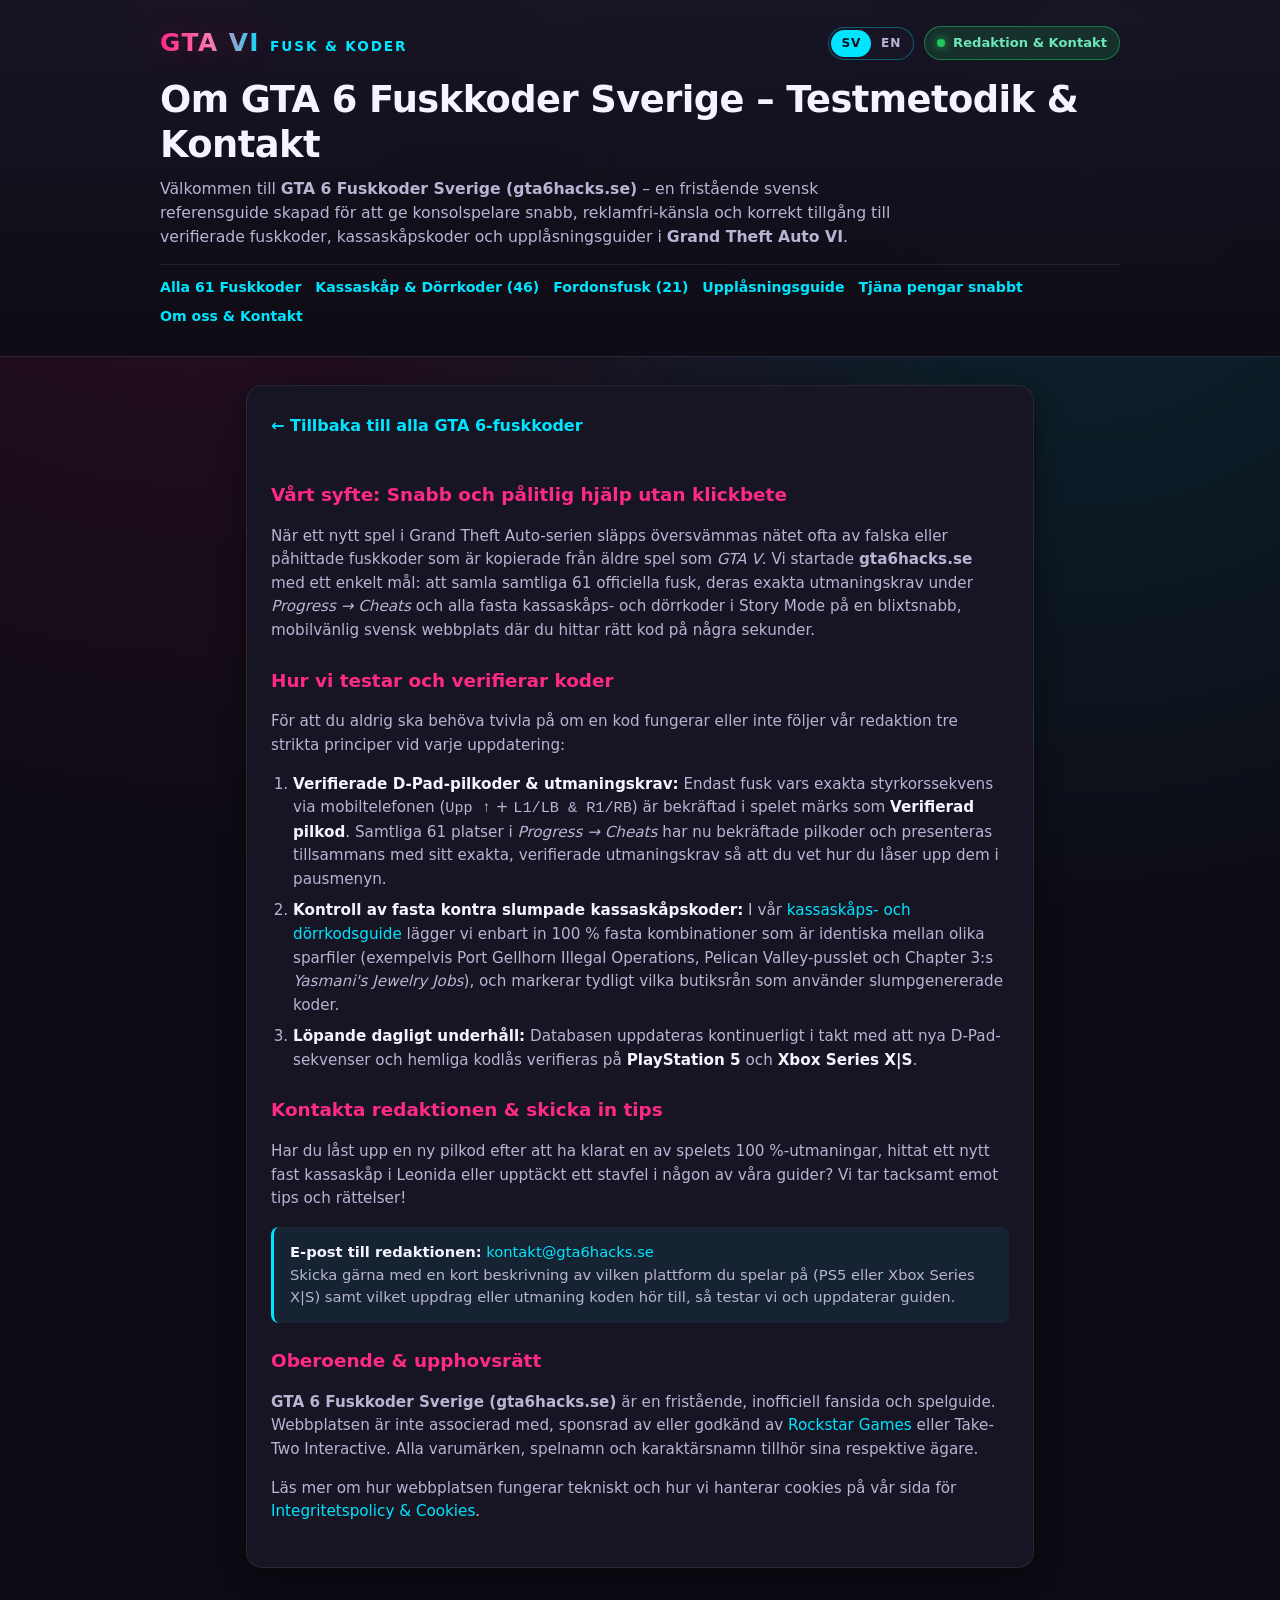
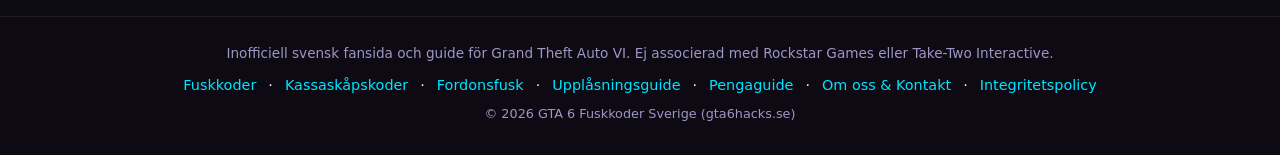
<file: om-oss.html>
<!DOCTYPE html>
<html lang="sv">
<head>
  <meta charset="UTF-8">
  <meta name="viewport" content="width=device-width, initial-scale=1.0">
  <title>Om oss, Testmetodik &amp; Kontakt – GTA 6 Fuskkoder Sverige</title>
  <meta name="description" content="Om GTA 6 Fuskkoder Sverige (gta6hacks.se): hur vår redaktion testar och verifierar fuskkoder, kassaskåpskoder och upplåsningskrav på PS5 och Xbox Series X|S, samt kontaktuppgifter.">
  <meta name="robots" content="index, follow">
  <meta name="theme-color" content="#0d0b14">
  <link rel="canonical" href="https://gta6hacks.se/om-oss.html">
  <link rel="icon" type="image/png" href="logo.png">
  <link rel="apple-touch-icon" href="logo.png">

  <!-- Open Graph -->
  <meta property="og:type" content="website">
  <meta property="og:locale" content="sv_SE">
  <meta property="og:site_name" content="GTA 6 Fuskkoder Sverige">
  <meta property="og:url" content="https://gta6hacks.se/om-oss.html">
  <meta property="og:title" content="Om oss, Testmetodik &amp; Kontakt – GTA 6 Fuskkoder Sverige">
  <meta property="og:description" content="Läs om hur vi verifierar alla fuskkoder och kassaskåpskoder till Grand Theft Auto VI och hur du kontaktar redaktionen.">
  <meta property="og:image" content="https://gta6hacks.se/logo.png">

  <link rel="stylesheet" href="style.css?v=20261121b">

  <script type="application/ld+json">
  {
    "@context": "https://schema.org",
    "@type": "AboutPage",
    "name": "Om GTA 6 Fuskkoder Sverige – Redaktion, Testmetodik & Kontakt",
    "url": "https://gta6hacks.se/om-oss.html",
    "inLanguage": "sv-SE",
    "mainEntity": {
      "@type": "Organization",
      "name": "GTA 6 Fuskkoder Sverige",
      "url": "https://gta6hacks.se/",
      "logo": "https://gta6hacks.se/logo.png",
      "contactPoint": {
        "@type": "ContactPoint",
        "email": "kontakt@gta6hacks.se",
        "contactType": "editorial",
        "availableLanguage": ["sv", "en"]
      }
    }
  }
  </script>

  <!-- Google AdSense -->
  <script async src="https://pagead2.googlesyndication.com/pagead/js/adsbygoogle.js?client=ca-pub-3461073406787574"
       crossorigin="anonymous"></script>
</head>
<body class="ads-review-mode">
  <header class="site-header">
    <div class="header-inner">
      <div class="brand-row">
        <a href="/" class="brand-logo" aria-label="GTA 6 Fuskkoder startsida">
          <span class="logo-gta">GTA VI</span>
          <span class="logo-sub">FUSK &amp; KODER</span>
        </a>
        <div class="header-badges">
          <nav class="lang-switch" aria-label="Språk / Language">
            <a href="om-oss.html" class="lang-btn active" hreflang="sv" aria-current="page">SV</a>
            <a href="en.html" class="lang-btn" hreflang="en">EN</a>
          </nav>
          <span class="release-badge">
            <span class="pulse-dot" aria-hidden="true"></span>
            <span>Redaktion &amp; Kontakt</span>
          </span>
        </div>
      </div>
      <h1>Om GTA 6 Fuskkoder Sverige – Testmetodik &amp; Kontakt</h1>
      <p class="hero-lead">
        Välkommen till <strong>GTA 6 Fuskkoder Sverige (gta6hacks.se)</strong> – en fristående svensk referensguide
        skapad för att ge konsolspelare snabb, reklamfri-känsla och korrekt tillgång till verifierade fuskkoder,
        kassaskåpskoder och upplåsningsguider i <strong>Grand Theft Auto VI</strong>.
      </p>
      <nav class="quick-nav" aria-label="Huvudmeny">
        <a href="/">Alla 61 Fuskkoder</a>
        <a href="kassaskapskoder.html">Kassaskåp &amp; Dörrkoder (46)</a>
        <a href="fordonsfusk.html">Fordonsfusk (21)</a>
        <a href="utmaningar.html">Upplåsningsguide</a>
        <a href="pengaguide.html">Tjäna pengar snabbt</a>
        <a href="om-oss.html" aria-current="page">Om oss &amp; Kontakt</a>
      </nav>
    </div>
  </header>

  <main class="legal-container">
    <article class="legal-card">
      <a href="/" class="legal-back-link">&larr; Tillbaka till alla GTA 6-fuskkoder</a>

      <h2>Vårt syfte: Snabb och pålitlig hjälp utan klickbete</h2>
      <p>
        När ett nytt spel i Grand Theft Auto-serien släpps översvämmas nätet ofta av falska eller påhittade fuskkoder
        som är kopierade från äldre spel som <em>GTA V</em>. Vi startade <strong>gta6hacks.se</strong> med ett enkelt
        mål: att samla samtliga 61 officiella fusk, deras exakta utmaningskrav under <em>Progress &rarr; Cheats</em>
        och alla fasta kassaskåps- och dörrkoder i Story Mode på en blixtsnabb, mobilvänlig svensk webbplats där du
        hittar rätt kod på några sekunder.
      </p>

      <h2>Hur vi testar och verifierar koder</h2>
      <p>
        För att du aldrig ska behöva tvivla på om en kod fungerar eller inte följer vår redaktion tre strikta principer
        vid varje uppdatering:
      </p>
      <ol class="seo-list">
        <li>
          <strong>Verifierade D-Pad-pilkoder &amp; utmaningskrav:</strong> Endast fusk vars exakta
          styrkorssekvens via mobiltelefonen (<code>Upp ↑</code> + <code>L1/LB &amp; R1/RB</code>) är bekräftad i
          spelet märks som <strong>Verifierad pilkod</strong>. Samtliga 61 platser i
          <em>Progress &rarr; Cheats</em> har nu bekräftade pilkoder och presenteras tillsammans med sitt exakta,
          verifierade utmaningskrav så att du vet hur du låser upp dem i pausmenyn.
        </li>
        <li>
          <strong>Kontroll av fasta kontra slumpade kassaskåpskoder:</strong> I vår
          <a href="kassaskapskoder.html">kassaskåps- och dörrkodsguide</a> lägger vi enbart in 100 % fasta
          kombinationer som är identiska mellan olika sparfiler (exempelvis Port Gellhorn Illegal Operations, Pelican
          Valley-pusslet och Chapter 3:s <em>Yasmani&apos;s Jewelry Jobs</em>), och markerar tydligt vilka butiksrån
          som använder slumpgenererade koder.
        </li>
        <li>
          <strong>Löpande dagligt underhåll:</strong> Databasen uppdateras kontinuerligt i takt med att nya
          D-Pad-sekvenser och hemliga kodlås verifieras på <strong>PlayStation 5</strong> och
          <strong>Xbox Series X|S</strong>.
        </li>
      </ol>

      <h2>Kontakta redaktionen &amp; skicka in tips</h2>
      <p>
        Har du låst upp en ny pilkod efter att ha klarat en av spelets 100 %-utmaningar, hittat ett nytt fast
        kassaskåp i Leonida eller upptäckt ett stavfel i någon av våra guider? Vi tar tacksamt emot tips och rättelser!
      </p>
      <div class="guide-callout">
        <strong>E-post till redaktionen:</strong>
        <a href="mailto:kontakt@gta6hacks.se">kontakt@gta6hacks.se</a><br>
        <span>Skicka gärna med en kort beskrivning av vilken plattform du spelar på (PS5 eller Xbox Series X|S) samt vilket uppdrag eller utmaning koden hör till, så testar vi och uppdaterar guiden.</span>
      </div>

      <h2>Oberoende &amp; upphovsrätt</h2>
      <p>
        <strong>GTA 6 Fuskkoder Sverige (gta6hacks.se)</strong> är en fristående, inofficiell fansida och spelguide.
        Webbplatsen är inte associerad med, sponsrad av eller godkänd av
        <a href="https://www.rockstargames.com/VI" target="_blank" rel="noopener noreferrer">Rockstar Games</a> eller
        Take-Two Interactive. Alla varumärken, spelnamn och karaktärsnamn tillhör sina respektive ägare.
      </p>
      <p>
        Läs mer om hur webbplatsen fungerar tekniskt och hur vi hanterar cookies på vår sida för
        <a href="integritet.html">Integritetspolicy &amp; Cookies</a>.
      </p>
    </article>
  </main>

  <footer class="site-footer" id="site-footer">
    <div class="footer-inner">
      <p class="footer-disclaimer">
        Inofficiell svensk fansida och guide för Grand Theft Auto VI. Ej associerad med Rockstar Games eller Take-Two Interactive.
      </p>
      <nav class="footer-nav" aria-label="Sidfot">
        <a href="/">Fuskkoder</a>
        <span aria-hidden="true">&middot;</span>
        <a href="kassaskapskoder.html">Kassaskåpskoder</a>
        <span aria-hidden="true">&middot;</span>
        <a href="fordonsfusk.html">Fordonsfusk</a>
        <span aria-hidden="true">&middot;</span>
        <a href="utmaningar.html">Upplåsningsguide</a>
        <span aria-hidden="true">&middot;</span>
        <a href="pengaguide.html">Pengaguide</a>
        <span aria-hidden="true">&middot;</span>
        <a href="om-oss.html">Om oss &amp; Kontakt</a>
        <span aria-hidden="true">&middot;</span>
        <a href="integritet.html">Integritetspolicy</a>
      </nav>
      <p class="footer-copy">&copy; 2026 GTA 6 Fuskkoder Sverige (gta6hacks.se)</p>
    </div>
  </footer>

  <script data-goatcounter="https://gta6hacks.goatcounter.com/count"
          async src="https://gc.zgo.at/count.js"></script>
</body>
</html>
</file>
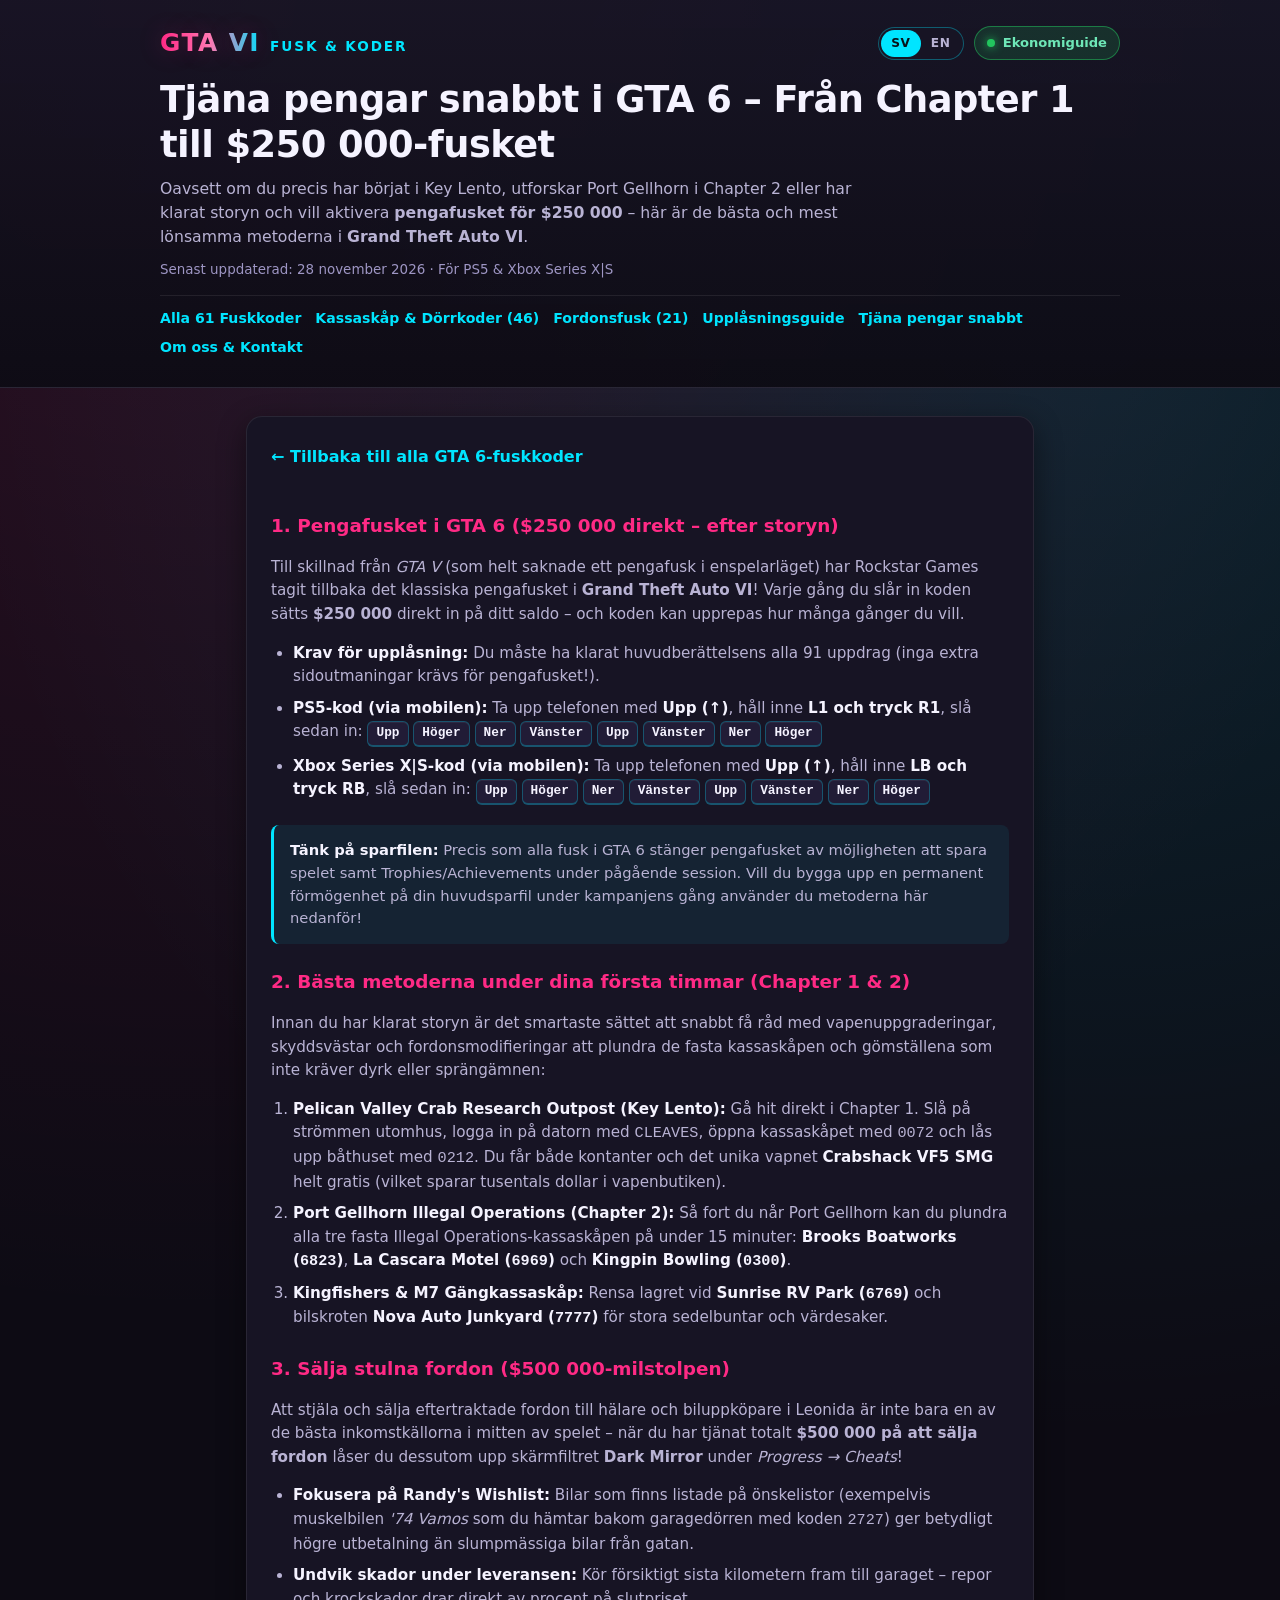
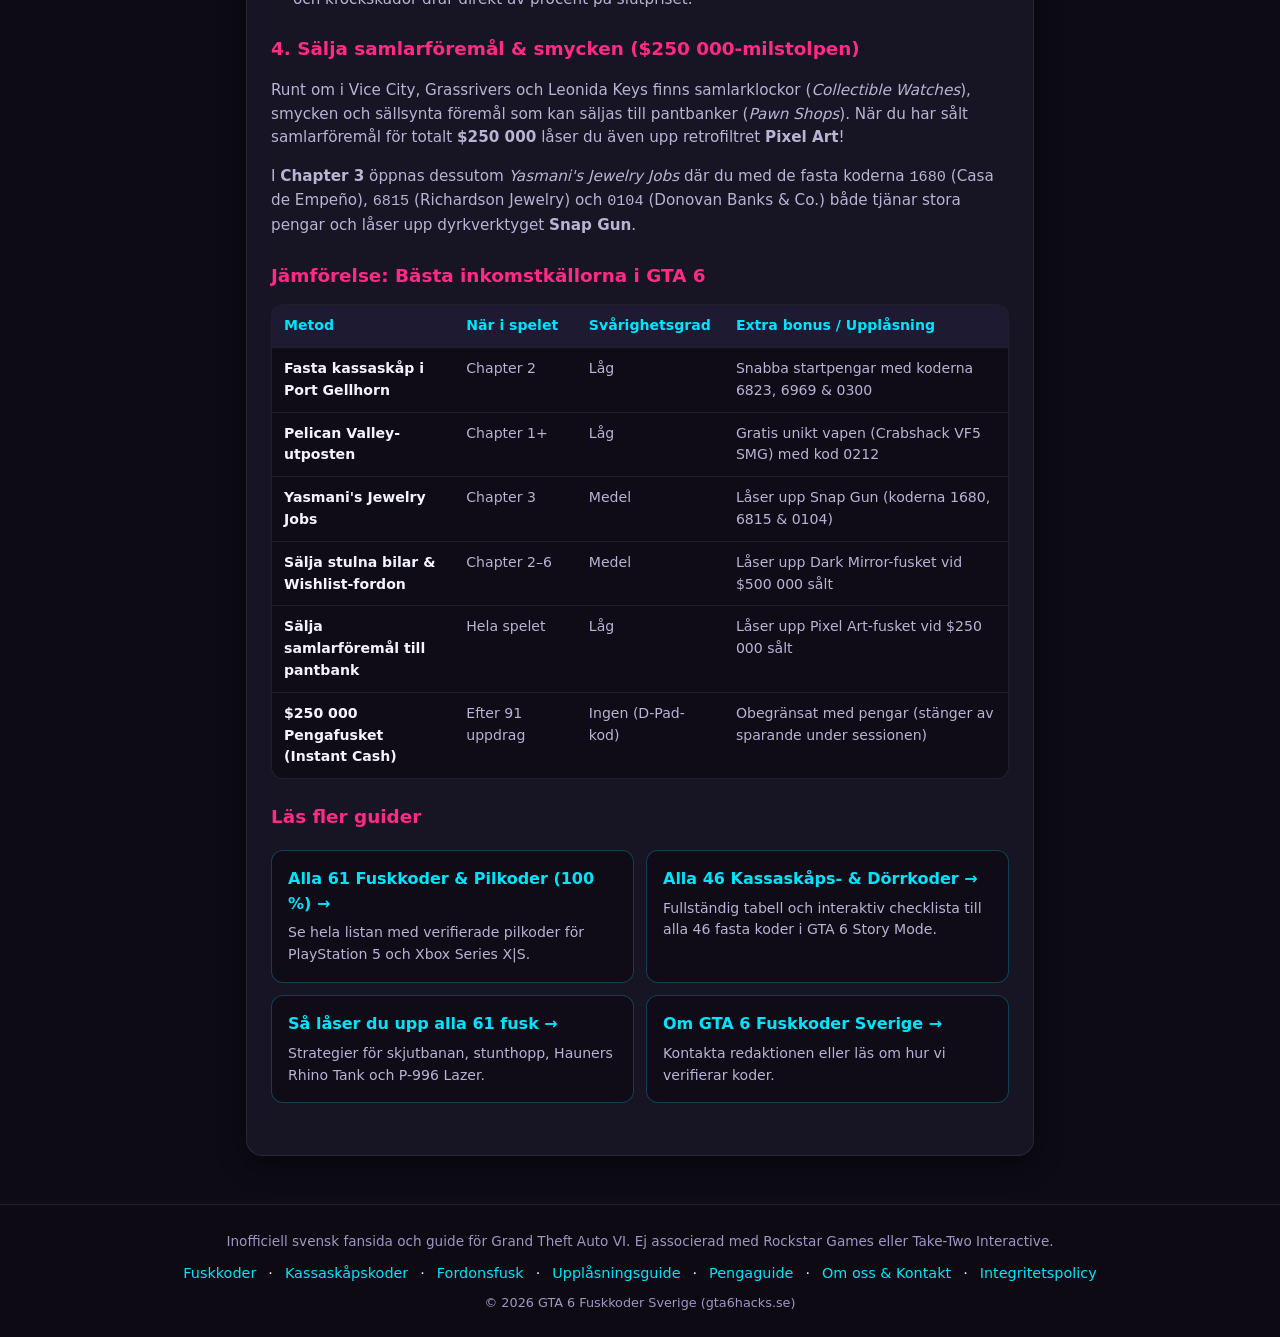
<file: pengaguide.html>
<!DOCTYPE html>
<html lang="sv">
<head>
  <meta charset="UTF-8">
  <meta name="viewport" content="width=device-width, initial-scale=1.0">
  <link rel="alternate" hreflang="sv" href="https://gta6hacks.se/pengaguide.html" />
  <link rel="alternate" hreflang="en" href="https://gta6hacks.se/money-cheat.html" />
  <link rel="alternate" hreflang="x-default" href="https://gta6hacks.se/money-cheat.html" />
  <title>Tjäna pengar snabbt i GTA 6 (Story Mode) – Ekonomiguide &amp; $250 000-fusk</title>
  <meta name="description" content="Så tjänar du pengar snabbast i GTA 6 Story Mode: bästa kassaskåpen i Chapter 1–3, sälja stulna bilar, samlarföremål och hur $250 000-pengafusket fungerar.">
  <meta name="robots" content="index, follow">
  <meta name="theme-color" content="#0d0b14">
  <link rel="canonical" href="https://gta6hacks.se/pengaguide.html">
  <link rel="icon" type="image/png" href="logo.png">
  <link rel="apple-touch-icon" href="logo.png">

  <!-- Open Graph -->
  <meta property="og:type" content="article">
  <meta property="og:locale" content="sv_SE">
  <meta property="og:site_name" content="GTA 6 Fuskkoder Sverige">
  <meta property="og:url" content="https://gta6hacks.se/pengaguide.html">
  <meta property="og:title" content="Tjäna pengar snabbt i GTA 6 – Ekonomiguide &amp; $250 000-fusk">
  <meta property="og:description" content="Komplett guide för att bli rik i Grand Theft Auto VI – från dina första timmar i Key Lento och Port Gellhorn till pengafusket efter storyn.">
  <meta property="og:image" content="https://gta6hacks.se/logo.png">

  <link rel="stylesheet" href="style.css?v=20261121b">

  <script type="application/ld+json">
  {
    "@context": "https://schema.org",
    "@type": "Article",
    "headline": "Tjäna pengar snabbt i GTA 6 (Story Mode) – Ekonomiguide & $250 000-fusk",
    "description": "Strategiguide för att tjäna pengar i Grand Theft Auto VI genom fasta kassaskåp, Illegal Operations, fordonsförsäljning, samlarföremål och $250 000-fuskkoden.",
    "inLanguage": "sv-SE",
    "datePublished": "2026-11-20",
    "dateModified": "2026-11-28",
    "author": {
      "@type": "Organization",
      "name": "GTA 6 Fuskkoder Sverige",
      "url": "https://gta6hacks.se/om-oss.html"
    },
    "publisher": {
      "@type": "Organization",
      "name": "GTA 6 Fuskkoder Sverige",
      "logo": {
        "@type": "ImageObject",
        "url": "https://gta6hacks.se/logo.png"
      }
    },
    "mainEntityOfPage": "https://gta6hacks.se/pengaguide.html"
  }
  </script>

  <!-- Google AdSense -->
  <script async src="https://pagead2.googlesyndication.com/pagead/js/adsbygoogle.js?client=ca-pub-3461073406787574"
       crossorigin="anonymous"></script>
</head>
<body class="ads-review-mode">
  <header class="site-header">
    <div class="header-inner">
      <div class="brand-row">
        <a href="/" class="brand-logo" aria-label="GTA 6 Fuskkoder startsida">
          <span class="logo-gta">GTA VI</span>
          <span class="logo-sub">FUSK &amp; KODER</span>
        </a>
        <div class="header-badges">
          <nav class="lang-switch" aria-label="Språk / Language">
            <a href="pengaguide.html" class="lang-btn active" hreflang="sv" aria-current="page">SV</a>
            <a href="money-cheat.html" class="lang-btn" hreflang="en">EN</a>
          </nav>
          <span class="release-badge">
            <span class="pulse-dot" aria-hidden="true"></span>
            <span>Ekonomiguide</span>
          </span>
        </div>
      </div>
      <h1>Tjäna pengar snabbt i GTA 6 – Från Chapter 1 till $250 000-fusket</h1>
      <p class="hero-lead">
        Oavsett om du precis har börjat i Key Lento, utforskar Port Gellhorn i Chapter 2 eller har klarat storyn och
        vill aktivera <strong>pengafusket för $250 000</strong> – här är de bästa och mest lönsamma metoderna i
        <strong>Grand Theft Auto VI</strong>.
      </p>
      <p class="last-updated">
        Senast uppdaterad: <time datetime="2026-11-28">28 november 2026</time> &middot; För PS5 &amp; Xbox Series X|S
      </p>
      <nav class="quick-nav" aria-label="Huvudmeny">
        <a href="/">Alla 61 Fuskkoder</a>
        <a href="kassaskapskoder.html">Kassaskåp &amp; Dörrkoder (46)</a>
        <a href="fordonsfusk.html">Fordonsfusk (21)</a>
        <a href="utmaningar.html">Upplåsningsguide</a>
        <a href="pengaguide.html" aria-current="page">Tjäna pengar snabbt</a>
        <a href="om-oss.html">Om oss &amp; Kontakt</a>
      </nav>
    </div>
  </header>

  <main class="legal-container">
    <article class="legal-card">
      <a href="/" class="legal-back-link">&larr; Tillbaka till alla GTA 6-fuskkoder</a>

      <h2>1. Pengafusket i GTA 6 ($250 000 direkt – efter storyn)</h2>
      <p>
        Till skillnad från <em>GTA V</em> (som helt saknade ett pengafusk i enspelarläget) har Rockstar Games tagit
        tillbaka det klassiska pengafusket i <strong>Grand Theft Auto VI</strong>! Varje gång du slår in koden sätts
        <strong>$250 000</strong> direkt in på ditt saldo – och koden kan upprepas hur många gånger du vill.
      </p>
      <ul class="seo-list">
        <li>
          <strong>Krav för upplåsning:</strong> Du måste ha klarat huvudberättelsens alla 91 uppdrag (inga extra
          sidoutmaningar krävs för pengafusket!).
        </li>
        <li>
          <strong>PS5-kod (via mobilen):</strong> Ta upp telefonen med <strong>Upp (↑)</strong>, håll inne
          <strong>L1 och tryck R1</strong>, slå sedan in:
          <kbd class="kbd-token">Upp</kbd> <kbd class="kbd-token">Höger</kbd> <kbd class="kbd-token">Ner</kbd>
          <kbd class="kbd-token">Vänster</kbd> <kbd class="kbd-token">Upp</kbd> <kbd class="kbd-token">Vänster</kbd>
          <kbd class="kbd-token">Ner</kbd> <kbd class="kbd-token">Höger</kbd>
        </li>
        <li>
          <strong>Xbox Series X|S-kod (via mobilen):</strong> Ta upp telefonen med <strong>Upp (↑)</strong>, håll inne
          <strong>LB och tryck RB</strong>, slå sedan in:
          <kbd class="kbd-token">Upp</kbd> <kbd class="kbd-token">Höger</kbd> <kbd class="kbd-token">Ner</kbd>
          <kbd class="kbd-token">Vänster</kbd> <kbd class="kbd-token">Upp</kbd> <kbd class="kbd-token">Vänster</kbd>
          <kbd class="kbd-token">Ner</kbd> <kbd class="kbd-token">Höger</kbd>
        </li>
      </ul>
      <div class="guide-callout">
        <strong>Tänk på sparfilen:</strong> Precis som alla fusk i GTA 6 stänger pengafusket av möjligheten att spara
        spelet samt Trophies/Achievements under pågående session. Vill du bygga upp en permanent förmögenhet på din
        huvudsparfil under kampanjens gång använder du metoderna här nedanför!
      </div>

      <h2>2. Bästa metoderna under dina första timmar (Chapter 1 &amp; 2)</h2>
      <p>
        Innan du har klarat storyn är det smartaste sättet att snabbt få råd med vapenuppgraderingar, skyddsvästar och
        fordonsmodifieringar att plundra de fasta kassaskåpen och gömställena som inte kräver dyrk eller sprängämnen:
      </p>
      <ol class="seo-list">
        <li>
          <strong>Pelican Valley Crab Research Outpost (Key Lento):</strong> Gå hit direkt i Chapter 1. Slå på
          strömmen utomhus, logga in på datorn med <code>CLEAVES</code>, öppna kassaskåpet med <code>0072</code> och
          lås upp båthuset med <code>0212</code>. Du får både kontanter och det unika vapnet
          <strong>Crabshack VF5 SMG</strong> helt gratis (vilket sparar tusentals dollar i vapenbutiken).
        </li>
        <li>
          <strong>Port Gellhorn Illegal Operations (Chapter 2):</strong> Så fort du når Port Gellhorn kan du plundra
          alla tre fasta Illegal Operations-kassaskåpen på under 15 minuter:
          <strong>Brooks Boatworks (<code>6823</code>)</strong>, <strong>La Cascara Motel (<code>6969</code>)</strong>
          och <strong>Kingpin Bowling (<code>0300</code>)</strong>.
        </li>
        <li>
          <strong>Kingfishers &amp; M7 Gängkassaskåp:</strong> Rensa lagret vid
          <strong>Sunrise RV Park (<code>6769</code>)</strong> och bilskroten
          <strong>Nova Auto Junkyard (<code>7777</code>)</strong> för stora sedelbuntar och värdesaker.
        </li>
      </ol>

      <h2>3. Sälja stulna fordon ($500 000-milstolpen)</h2>
      <p>
        Att stjäla och sälja eftertraktade fordon till hälare och biluppköpare i Leonida är inte bara en av de bästa
        inkomstkällorna i mitten av spelet – när du har tjänat totalt <strong>$500 000 på att sälja fordon</strong>
        låser du dessutom upp skärmfiltret <strong>Dark Mirror</strong> under <em>Progress &rarr; Cheats</em>!
      </p>
      <ul class="seo-list">
        <li>
          <strong>Fokusera på Randy&apos;s Wishlist:</strong> Bilar som finns listade på önskelistor (exempelvis
          muskelbilen <em>&apos;74 Vamos</em> som du hämtar bakom garagedörren med koden <code>2727</code>) ger
          betydligt högre utbetalning än slumpmässiga bilar från gatan.
        </li>
        <li>
          <strong>Undvik skador under leveransen:</strong> Kör försiktigt sista kilometern fram till garaget – repor och
          krockskador drar direkt av procent på slutpriset.
        </li>
      </ul>

      <h2>4. Sälja samlarföremål &amp; smycken ($250 000-milstolpen)</h2>
      <p>
        Runt om i Vice City, Grassrivers och Leonida Keys finns samlarklockor (<em>Collectible Watches</em>),
        smycken och sällsynta föremål som kan säljas till pantbanker (<em>Pawn Shops</em>). När du har sålt
        samlarföremål för totalt <strong>$250 000</strong> låser du även upp retrofiltret <strong>Pixel Art</strong>!
      </p>
      <p>
        I <strong>Chapter 3</strong> öppnas dessutom <em>Yasmani&apos;s Jewelry Jobs</em> där du med de fasta koderna
        <code>1680</code> (Casa de Empe&ntilde;o), <code>6815</code> (Richardson Jewelry) och <code>0104</code>
        (Donovan Banks &amp; Co.) både tjänar stora pengar och låser upp dyrkverktyget <strong>Snap Gun</strong>.
      </p>

      <h2>Jämförelse: Bästa inkomstkällorna i GTA 6</h2>
      <div class="table-scroll-wrap">
        <table class="static-reference-table">
          <thead>
            <tr>
              <th>Metod</th>
              <th>När i spelet</th>
              <th>Svårighetsgrad</th>
              <th>Extra bonus / Upplåsning</th>
            </tr>
          </thead>
          <tbody>
            <tr>
              <td><strong>Fasta kassaskåp i Port Gellhorn</strong></td>
              <td>Chapter 2</td>
              <td>Låg</td>
              <td>Snabba startpengar med koderna 6823, 6969 &amp; 0300</td>
            </tr>
            <tr>
              <td><strong>Pelican Valley-utposten</strong></td>
              <td>Chapter 1+</td>
              <td>Låg</td>
              <td>Gratis unikt vapen (Crabshack VF5 SMG) med kod 0212</td>
            </tr>
            <tr>
              <td><strong>Yasmani&apos;s Jewelry Jobs</strong></td>
              <td>Chapter 3</td>
              <td>Medel</td>
              <td>Låser upp Snap Gun (koderna 1680, 6815 &amp; 0104)</td>
            </tr>
            <tr>
              <td><strong>Sälja stulna bilar &amp; Wishlist-fordon</strong></td>
              <td>Chapter 2–6</td>
              <td>Medel</td>
              <td>Låser upp Dark Mirror-fusket vid $500 000 sålt</td>
            </tr>
            <tr>
              <td><strong>Sälja samlarföremål till pantbank</strong></td>
              <td>Hela spelet</td>
              <td>Låg</td>
              <td>Låser upp Pixel Art-fusket vid $250 000 sålt</td>
            </tr>
            <tr>
              <td><strong>$250 000 Pengafusket (Instant Cash)</strong></td>
              <td>Efter 91 uppdrag</td>
              <td>Ingen (D-Pad-kod)</td>
              <td>Obegränsat med pengar (stänger av sparande under sessionen)</td>
            </tr>
          </tbody>
        </table>
      </div>

      <h2>Läs fler guider</h2>
      <div class="guide-nav-cards">
        <a href="/" class="guide-nav-card">
          <strong>Alla 61 Fuskkoder &amp; Pilkoder (100 %) &rarr;</strong>
          <span>Se hela listan med verifierade pilkoder för PlayStation 5 och Xbox Series X|S.</span>
        </a>
        <a href="kassaskapskoder.html" class="guide-nav-card">
          <strong>Alla 46 Kassaskåps- &amp; Dörrkoder &rarr;</strong>
          <span>Fullständig tabell och interaktiv checklista till alla 46 fasta koder i GTA 6 Story Mode.</span>
        </a>
        <a href="utmaningar.html" class="guide-nav-card">
          <strong>Så låser du upp alla 61 fusk &rarr;</strong>
          <span>Strategier för skjutbanan, stunthopp, Hauners Rhino Tank och P-996 Lazer.</span>
        </a>
        <a href="om-oss.html" class="guide-nav-card">
          <strong>Om GTA 6 Fuskkoder Sverige &rarr;</strong>
          <span>Kontakta redaktionen eller läs om hur vi verifierar koder.</span>
        </a>
      </div>
    </article>
  </main>

  <footer class="site-footer" id="site-footer">
    <div class="footer-inner">
      <p class="footer-disclaimer">
        Inofficiell svensk fansida och guide för Grand Theft Auto VI. Ej associerad med Rockstar Games eller Take-Two Interactive.
      </p>
      <nav class="footer-nav" aria-label="Sidfot">
        <a href="/">Fuskkoder</a>
        <span aria-hidden="true">&middot;</span>
        <a href="kassaskapskoder.html">Kassaskåpskoder</a>
        <span aria-hidden="true">&middot;</span>
        <a href="fordonsfusk.html">Fordonsfusk</a>
        <span aria-hidden="true">&middot;</span>
        <a href="utmaningar.html">Upplåsningsguide</a>
        <span aria-hidden="true">&middot;</span>
        <a href="pengaguide.html">Pengaguide</a>
        <span aria-hidden="true">&middot;</span>
        <a href="om-oss.html">Om oss &amp; Kontakt</a>
        <span aria-hidden="true">&middot;</span>
        <a href="integritet.html">Integritetspolicy</a>
      </nav>
      <p class="footer-copy">&copy; 2026 GTA 6 Fuskkoder Sverige (gta6hacks.se)</p>
    </div>
  </footer>

  <script data-goatcounter="https://gta6hacks.goatcounter.com/count"
          async src="https://gc.zgo.at/count.js"></script>
</body>
</html>
</file>
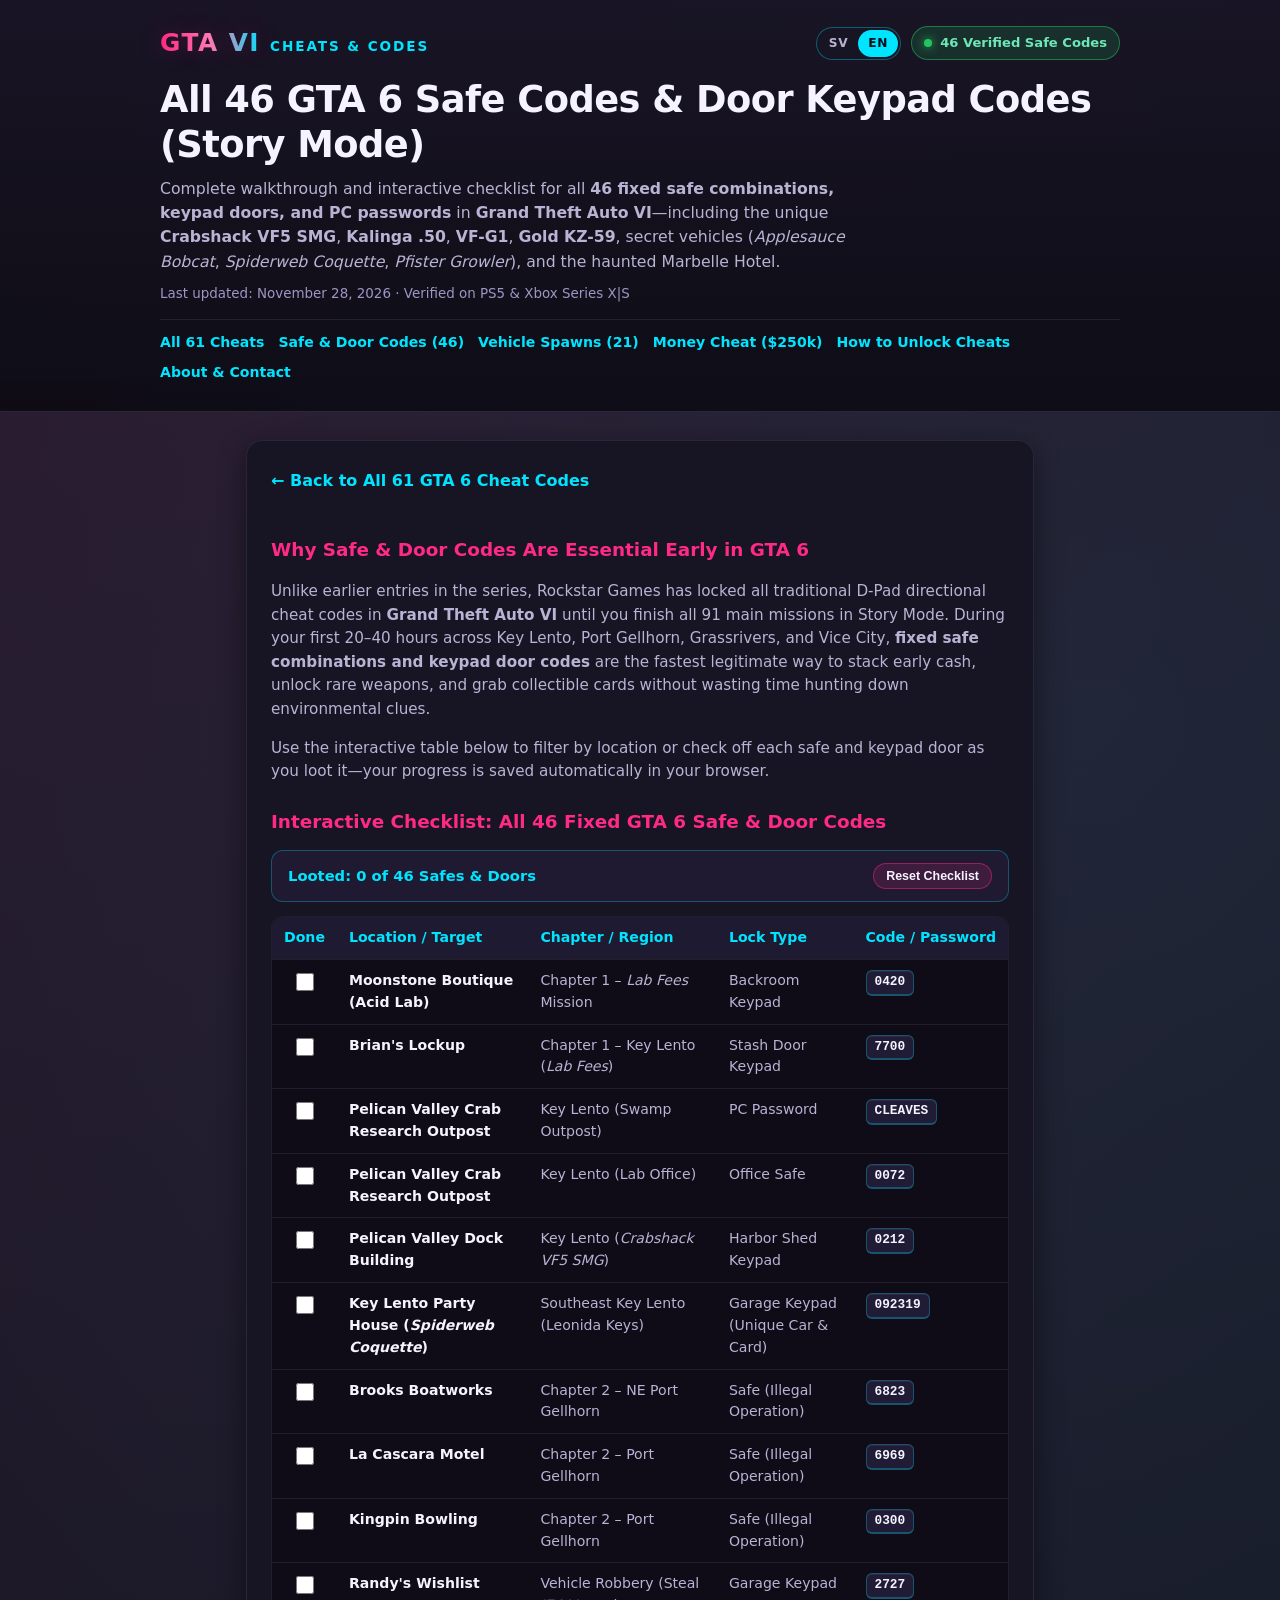
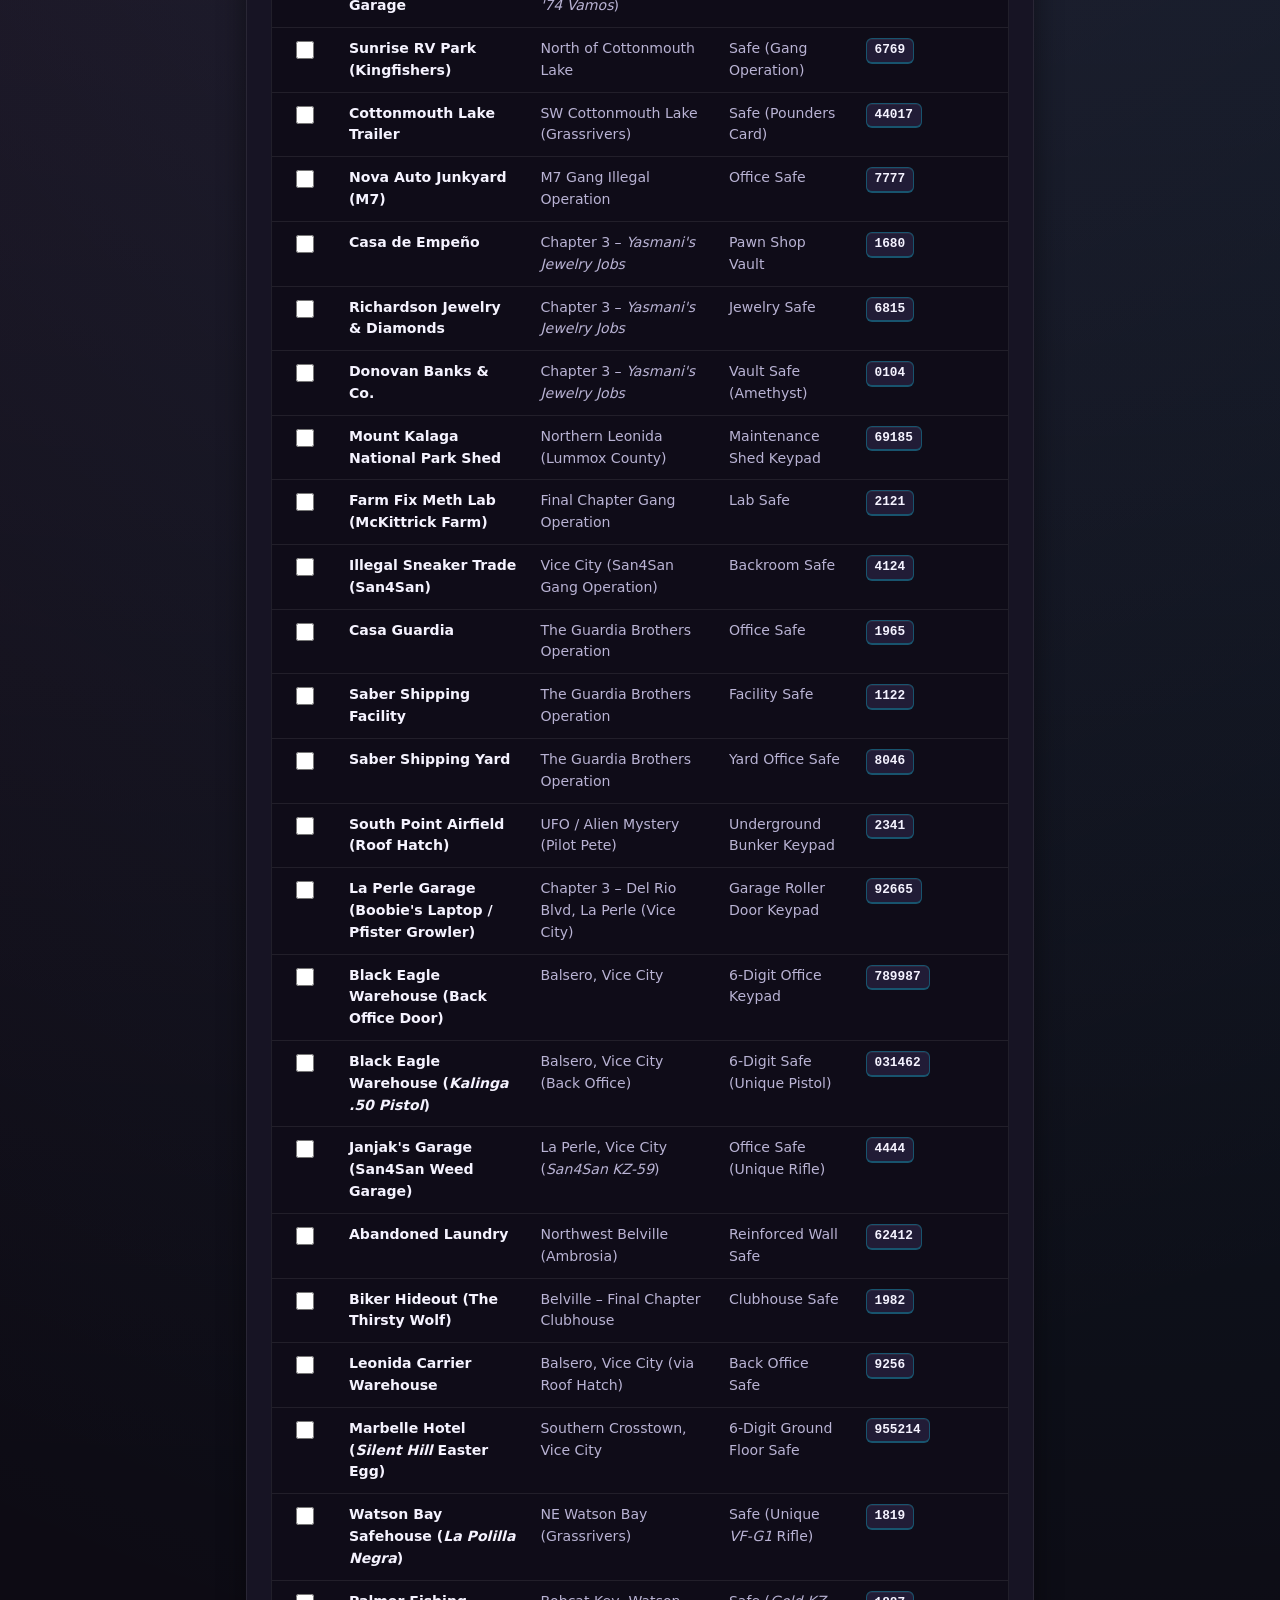
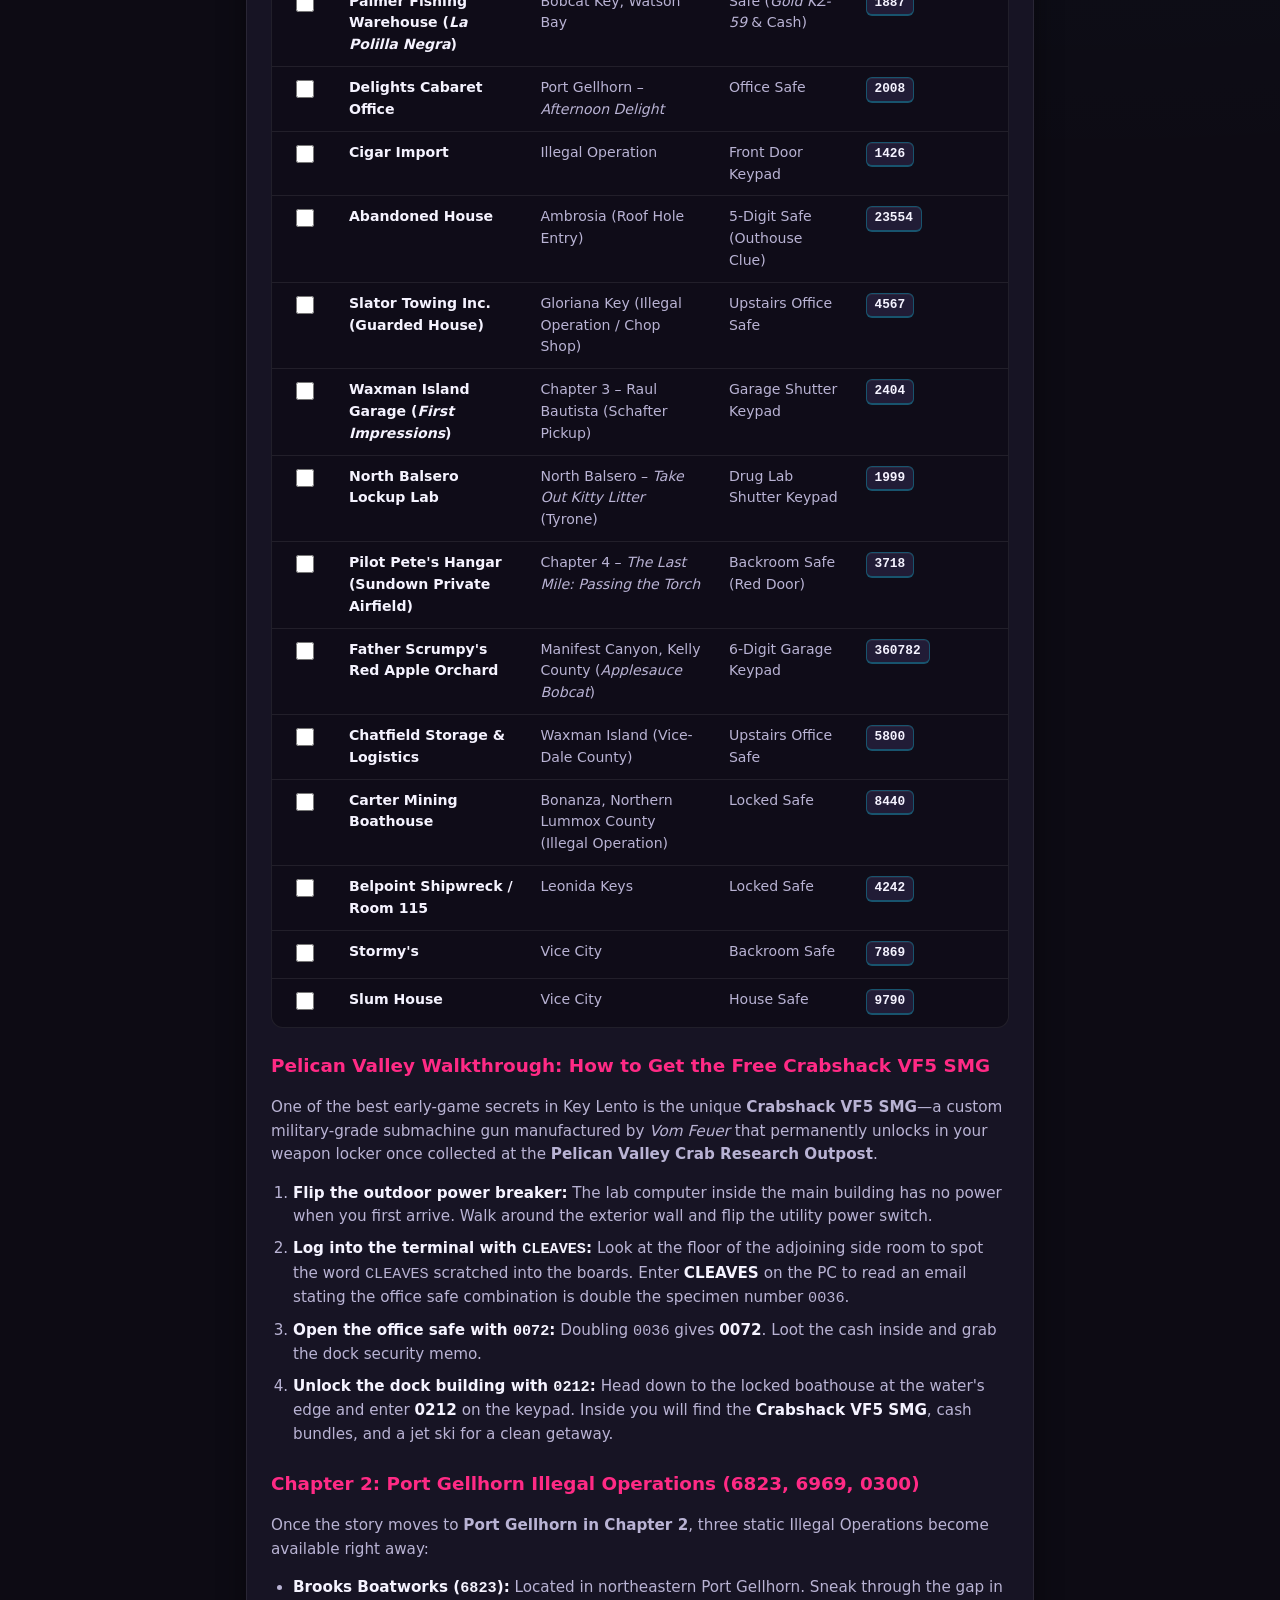
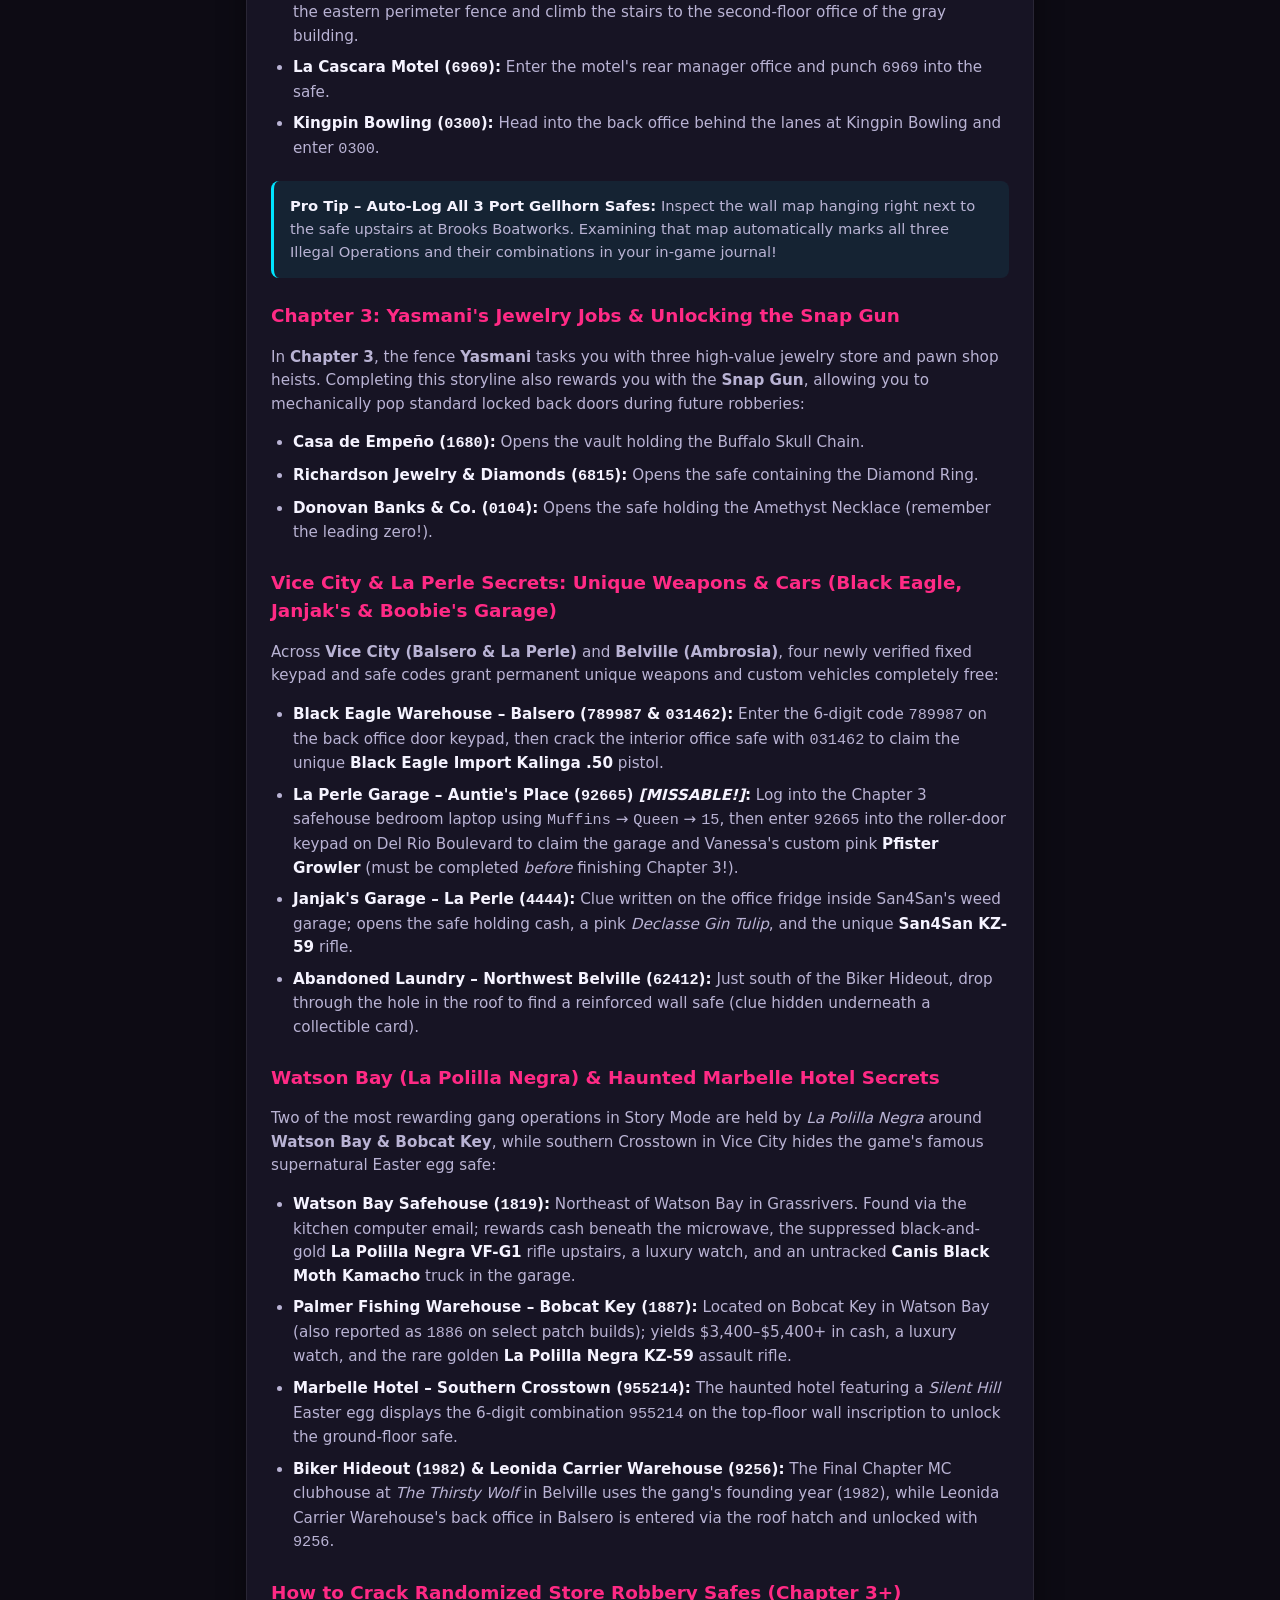
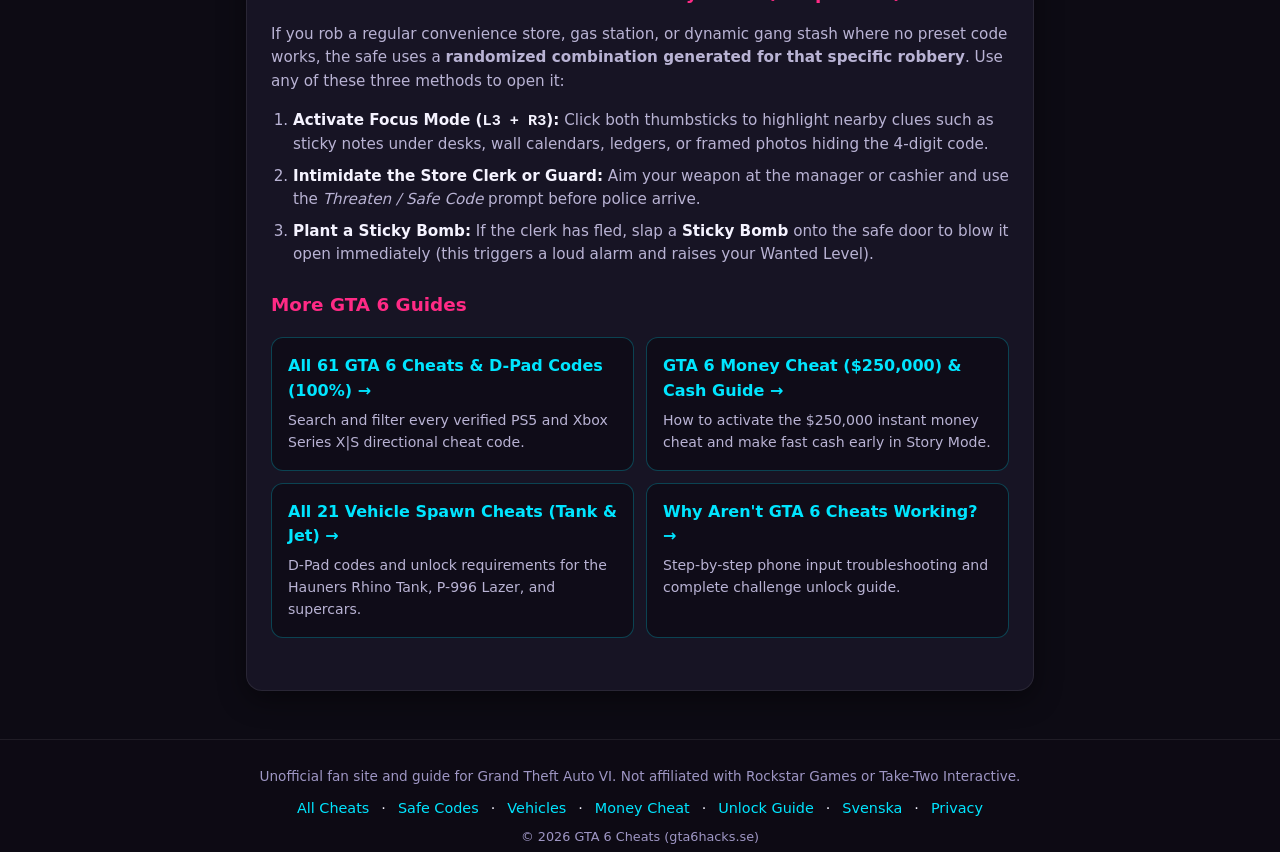
<file: safe-codes.html>
<!DOCTYPE html>
<html lang="en">
<head>
  <meta charset="UTF-8">
  <meta name="viewport" content="width=device-width, initial-scale=1.0">
  <link rel="alternate" hreflang="sv" href="https://gta6hacks.se/kassaskapskoder.html" />
  <link rel="alternate" hreflang="en" href="https://gta6hacks.se/safe-codes.html" />
  <link rel="alternate" hreflang="x-default" href="https://gta6hacks.se/safe-codes.html" />
  <title>All 46 GTA 6 Safe Codes &amp; Door Keypad Codes (Chapters 1–5) – Guide</title>
  <meta name="description" content="Complete list and checklist of all 46 verified GTA 6 safe codes and door keypads: Port Gellhorn, Red Apple Orchard (360782), Carter Mining (8440), Chatfield Storage (5800), Marbelle Hotel (955214), and Watson Bay (1819 &amp; 1887).">
  <meta name="robots" content="index, follow">
  <meta name="theme-color" content="#0d0b14">
  <link rel="canonical" href="https://gta6hacks.se/safe-codes.html">
  <link rel="icon" type="image/png" href="logo.png">
  <link rel="apple-touch-icon" href="logo.png">

  <!-- Open Graph -->
  <meta property="og:type" content="article">
  <meta property="og:locale" content="en_US">
  <meta property="og:site_name" content="GTA 6 Cheats &amp; Codes">
  <meta property="og:url" content="https://gta6hacks.se/safe-codes.html">
  <meta property="og:title" content="All 46 GTA 6 Safe Codes &amp; Door Keypad Codes (Story Mode)">
  <meta property="og:description" content="Interactive checklist and walkthrough for all 46 fixed safe codes and keypad doors: Red Apple Orchard Applesauce Bobcat, Carter Mining Boathouse (8440), Chatfield Storage, Marbelle Hotel, and Watson Bay VF-G1 &amp; Gold KZ-59.">
  <meta property="og:image" content="https://gta6hacks.se/logo.png">

  <!-- Twitter Card -->
  <meta name="twitter:card" content="summary_large_image">
  <meta name="twitter:title" content="All 46 GTA 6 Safe Codes &amp; Door Keypad Codes (Story Mode)">
  <meta name="twitter:description" content="Every fixed safe combination and keypad code in GTA 6 Chapters 1–5 (46 verified), plus interactive progress tracker.">
  <meta name="twitter:image" content="https://gta6hacks.se/logo.png">

  <link rel="stylesheet" href="style.css?v=20261121c">

  <script type="application/ld+json">
  {
    "@context": "https://schema.org",
    "@graph": [
      {
        "@type": "WebPage",
        "@id": "https://gta6hacks.se/safe-codes.html#webpage",
        "url": "https://gta6hacks.se/safe-codes.html",
        "name": "All 46 GTA 6 Safe Codes & Door Keypad Codes (Chapters 1–5) – Guide",
        "inLanguage": "en",
        "datePublished": "2026-11-19",
        "dateModified": "2026-11-28",
        "description": "Complete guide and interactive checklist for all 46 verified fixed safe codes and keypad doors in Grand Theft Auto VI."
      },
      {
        "@type": "FAQPage",
        "mainEntity": [
          {
            "@type": "Question",
            "name": "What are the Port Gellhorn safe codes in GTA 6 Chapter 2?",
            "acceptedAnswer": {
              "@type": "Answer",
              "text": "The three fixed Illegal Operations safe codes in Port Gellhorn (Chapter 2) are: Brooks Boatworks (6823), La Cascara Motel (6969), and Kingpin Bowling (0300). Inspecting the wall map on the second floor of Brooks Boatworks logs all three codes automatically."
            }
          },
          {
            "@type": "Question",
            "name": "What are the safe codes for Yasmani's Jewelry Jobs in GTA 6 Chapter 3?",
            "acceptedAnswer": {
              "@type": "Answer",
              "text": "During Chapter 3's Yasmani's Jewelry Jobs, the three fixed safe combinations are: Casa de Empeño (1680 for the buffalo skull chain), Richardson Jewelry & Diamonds (6815 for the diamond ring), and Donovan Banks & Co. (0104 for the amethyst necklace—make sure to enter the leading zero)."
            }
          },
          {
            "@type": "Question",
            "name": "How do you unlock the secret Crabshack VF5 SMG at Pelican Valley?",
            "acceptedAnswer": {
              "@type": "Answer",
              "text": "At Pelican Valley Crab Research Outpost in Key Lento, flip the outdoor power switch, log into the computer with password CLEAVES, open the office safe using code 0072, and enter 0212 on the dock building keypad to claim the unique Crabshack VF5 SMG."
            }
          },
          {
            "@type": "Question",
            "name": "Why isn't a store robbery safe code working in GTA 6?",
            "acceptedAnswer": {
              "@type": "Answer",
              "text": "While Illegal Operations and story missions use fixed codes, regular convenience store, pawn shop, and gas station robberies generate a randomized safe combination on every heist. Press L3 + R3 (Focus Mode) to highlight nearby sticky notes, threaten the store clerk, or blow the door open with a Sticky Bomb."
            }
          }
        ]
      }
    ]
  }
  </script>

  <!-- Google AdSense -->
  <script async src="https://pagead2.googlesyndication.com/pagead/js/adsbygoogle.js?client=ca-pub-3461073406787574"
       crossorigin="anonymous"></script>
</head>
<body class="ads-review-mode">
  <header class="site-header">
    <div class="header-inner">
      <div class="brand-row">
        <a href="en.html" class="brand-logo" aria-label="GTA 6 Cheats Home">
          <span class="logo-gta">GTA VI</span>
          <span class="logo-sub">CHEATS &amp; CODES</span>
        </a>
        <div class="header-badges">
          <nav class="lang-switch" aria-label="Language selector">
            <a href="kassaskapskoder.html" class="lang-btn" hreflang="sv">SV</a>
            <a href="safe-codes.html" class="lang-btn active" hreflang="en" aria-current="page">EN</a>
          </nav>
          <span class="release-badge">
            <span class="pulse-dot" aria-hidden="true"></span>
            <span>46 Verified Safe Codes</span>
          </span>
        </div>
      </div>
      <h1>All 46 GTA 6 Safe Codes &amp; Door Keypad Codes (Story Mode)</h1>
      <p class="hero-lead">
        Complete walkthrough and interactive checklist for all <strong>46 fixed safe combinations, keypad doors, and PC passwords</strong>
        in <strong>Grand Theft Auto VI</strong>—including the unique <strong>Crabshack VF5 SMG</strong>, <strong>Kalinga .50</strong>,
        <strong>VF-G1</strong>, <strong>Gold KZ-59</strong>, secret vehicles (<em>Applesauce Bobcat</em>, <em>Spiderweb Coquette</em>, <em>Pfister Growler</em>), and the haunted Marbelle Hotel.
      </p>
      <p class="last-updated">
        Last updated: <time datetime="2026-11-28">November 28, 2026</time> &middot; Verified on PS5 &amp; Xbox Series X|S
      </p>
      <nav class="quick-nav" aria-label="Main navigation">
        <a href="en.html">All 61 Cheats</a>
        <a href="safe-codes.html" aria-current="page">Safe &amp; Door Codes (46)</a>
        <a href="vehicle-cheats.html">Vehicle Spawns (21)</a>
        <a href="money-cheat.html">Money Cheat ($250k)</a>
        <a href="how-to-unlock-cheats.html">How to Unlock Cheats</a>
        <a href="om-oss.html">About &amp; Contact</a>
      </nav>
    </div>
  </header>

  <main class="legal-container">
    <article class="legal-card">
      <a href="en.html" class="legal-back-link">&larr; Back to All 61 GTA 6 Cheat Codes</a>

      <h2>Why Safe &amp; Door Codes Are Essential Early in GTA 6</h2>
      <p>
        Unlike earlier entries in the series, Rockstar Games has locked all traditional D-Pad directional cheat codes in
        <strong>Grand Theft Auto VI</strong> until you finish all 91 main missions in Story Mode. During your first
        20–40 hours across Key Lento, Port Gellhorn, Grassrivers, and Vice City, <strong>fixed safe combinations and
        keypad door codes</strong> are the fastest legitimate way to stack early cash, unlock rare weapons, and grab
        collectible cards without wasting time hunting down environmental clues.
      </p>
      <p>
        Use the interactive table below to filter by location or check off each safe and keypad door as you loot it—your
        progress is saved automatically in your browser.
      </p>

      <h2>Interactive Checklist: All 46 Fixed GTA 6 Safe &amp; Door Codes</h2>
      <div class="checklist-bar">
        <span class="checklist-progress" id="safe-progress-text">Looted: 0 of 46 Safes &amp; Doors</span>
        <button type="button" class="checklist-reset-btn" id="reset-safe-checklist">Reset Checklist</button>
      </div>

      <div class="table-scroll-wrap">
        <table class="static-reference-table" id="safe-checklist-table">
          <thead>
            <tr>
              <th class="safe-check-cell">Done</th>
              <th>Location / Target</th>
              <th>Chapter / Region</th>
              <th>Lock Type</th>
              <th>Code / Password</th>
            </tr>
          </thead>
          <tbody>
            <tr data-safe-id="s1">
              <td class="safe-check-cell"><input type="checkbox" class="safe-checkbox" aria-label="Mark Moonstone Boutique done"></td>
              <td><strong>Moonstone Boutique (Acid Lab)</strong></td>
              <td>Chapter 1 – <em>Lab Fees</em> Mission</td>
              <td>Backroom Keypad</td>
              <td><kbd class="kbd-token">0420</kbd></td>
            </tr>
            <tr data-safe-id="s2">
              <td class="safe-check-cell"><input type="checkbox" class="safe-checkbox" aria-label="Mark Brian's Lockup done"></td>
              <td><strong>Brian&apos;s Lockup</strong></td>
              <td>Chapter 1 – Key Lento (<em>Lab Fees</em>)</td>
              <td>Stash Door Keypad</td>
              <td><kbd class="kbd-token">7700</kbd></td>
            </tr>
            <tr data-safe-id="s3">
              <td class="safe-check-cell"><input type="checkbox" class="safe-checkbox" aria-label="Mark Pelican Valley PC done"></td>
              <td><strong>Pelican Valley Crab Research Outpost</strong></td>
              <td>Key Lento (Swamp Outpost)</td>
              <td>PC Password</td>
              <td><kbd class="kbd-token">CLEAVES</kbd></td>
            </tr>
            <tr data-safe-id="s4">
              <td class="safe-check-cell"><input type="checkbox" class="safe-checkbox" aria-label="Mark Pelican Valley Safe done"></td>
              <td><strong>Pelican Valley Crab Research Outpost</strong></td>
              <td>Key Lento (Lab Office)</td>
              <td>Office Safe</td>
              <td><kbd class="kbd-token">0072</kbd></td>
            </tr>
            <tr data-safe-id="s5">
              <td class="safe-check-cell"><input type="checkbox" class="safe-checkbox" aria-label="Mark Pelican Valley Dock done"></td>
              <td><strong>Pelican Valley Dock Building</strong></td>
              <td>Key Lento (<em>Crabshack VF5 SMG</em>)</td>
              <td>Harbor Shed Keypad</td>
              <td><kbd class="kbd-token">0212</kbd></td>
            </tr>
            <tr data-safe-id="s6">
              <td class="safe-check-cell"><input type="checkbox" class="safe-checkbox" aria-label="Mark Key Lento Party House done"></td>
              <td><strong>Key Lento Party House (<em>Spiderweb Coquette</em>)</strong></td>
              <td>Southeast Key Lento (Leonida Keys)</td>
              <td>Garage Keypad (Unique Car &amp; Card)</td>
              <td><kbd class="kbd-token">092319</kbd></td>
            </tr>
            <tr data-safe-id="s7">
              <td class="safe-check-cell"><input type="checkbox" class="safe-checkbox" aria-label="Mark Brooks Boatworks done"></td>
              <td><strong>Brooks Boatworks</strong></td>
              <td>Chapter 2 – NE Port Gellhorn</td>
              <td>Safe (Illegal Operation)</td>
              <td><kbd class="kbd-token">6823</kbd></td>
            </tr>
            <tr data-safe-id="s8">
              <td class="safe-check-cell"><input type="checkbox" class="safe-checkbox" aria-label="Mark La Cascara Motel done"></td>
              <td><strong>La Cascara Motel</strong></td>
              <td>Chapter 2 – Port Gellhorn</td>
              <td>Safe (Illegal Operation)</td>
              <td><kbd class="kbd-token">6969</kbd></td>
            </tr>
            <tr data-safe-id="s9">
              <td class="safe-check-cell"><input type="checkbox" class="safe-checkbox" aria-label="Mark Kingpin Bowling done"></td>
              <td><strong>Kingpin Bowling</strong></td>
              <td>Chapter 2 – Port Gellhorn</td>
              <td>Safe (Illegal Operation)</td>
              <td><kbd class="kbd-token">0300</kbd></td>
            </tr>
            <tr data-safe-id="s10">
              <td class="safe-check-cell"><input type="checkbox" class="safe-checkbox" aria-label="Mark Randy's Wishlist Garage done"></td>
              <td><strong>Randy&apos;s Wishlist Garage</strong></td>
              <td>Vehicle Robbery (Steal <em>&apos;74 Vamos</em>)</td>
              <td>Garage Keypad</td>
              <td><kbd class="kbd-token">2727</kbd></td>
            </tr>
            <tr data-safe-id="s11">
              <td class="safe-check-cell"><input type="checkbox" class="safe-checkbox" aria-label="Mark Sunrise RV Park done"></td>
              <td><strong>Sunrise RV Park (Kingfishers)</strong></td>
              <td>North of Cottonmouth Lake</td>
              <td>Safe (Gang Operation)</td>
              <td><kbd class="kbd-token">6769</kbd></td>
            </tr>
            <tr data-safe-id="s12">
              <td class="safe-check-cell"><input type="checkbox" class="safe-checkbox" aria-label="Mark Cottonmouth Lake Trailer done"></td>
              <td><strong>Cottonmouth Lake Trailer</strong></td>
              <td>SW Cottonmouth Lake (Grassrivers)</td>
              <td>Safe (Pounders Card)</td>
              <td><kbd class="kbd-token">44017</kbd></td>
            </tr>
            <tr data-safe-id="s13">
              <td class="safe-check-cell"><input type="checkbox" class="safe-checkbox" aria-label="Mark Nova Auto Junkyard done"></td>
              <td><strong>Nova Auto Junkyard (M7)</strong></td>
              <td>M7 Gang Illegal Operation</td>
              <td>Office Safe</td>
              <td><kbd class="kbd-token">7777</kbd></td>
            </tr>
            <tr data-safe-id="s14">
              <td class="safe-check-cell"><input type="checkbox" class="safe-checkbox" aria-label="Mark Casa de Empeno done"></td>
              <td><strong>Casa de Empe&ntilde;o</strong></td>
              <td>Chapter 3 – <em>Yasmani&apos;s Jewelry Jobs</em></td>
              <td>Pawn Shop Vault</td>
              <td><kbd class="kbd-token">1680</kbd></td>
            </tr>
            <tr data-safe-id="s15">
              <td class="safe-check-cell"><input type="checkbox" class="safe-checkbox" aria-label="Mark Richardson Jewelry done"></td>
              <td><strong>Richardson Jewelry &amp; Diamonds</strong></td>
              <td>Chapter 3 – <em>Yasmani&apos;s Jewelry Jobs</em></td>
              <td>Jewelry Safe</td>
              <td><kbd class="kbd-token">6815</kbd></td>
            </tr>
            <tr data-safe-id="s16">
              <td class="safe-check-cell"><input type="checkbox" class="safe-checkbox" aria-label="Mark Donovan Banks done"></td>
              <td><strong>Donovan Banks &amp; Co.</strong></td>
              <td>Chapter 3 – <em>Yasmani&apos;s Jewelry Jobs</em></td>
              <td>Vault Safe (Amethyst)</td>
              <td><kbd class="kbd-token">0104</kbd></td>
            </tr>
            <tr data-safe-id="s17">
              <td class="safe-check-cell"><input type="checkbox" class="safe-checkbox" aria-label="Mark Mount Kalaga Shed done"></td>
              <td><strong>Mount Kalaga National Park Shed</strong></td>
              <td>Northern Leonida (Lummox County)</td>
              <td>Maintenance Shed Keypad</td>
              <td><kbd class="kbd-token">69185</kbd></td>
            </tr>
            <tr data-safe-id="s18">
              <td class="safe-check-cell"><input type="checkbox" class="safe-checkbox" aria-label="Mark Farm Fix Meth Lab done"></td>
              <td><strong>Farm Fix Meth Lab (McKittrick Farm)</strong></td>
              <td>Final Chapter Gang Operation</td>
              <td>Lab Safe</td>
              <td><kbd class="kbd-token">2121</kbd></td>
            </tr>
            <tr data-safe-id="s19">
              <td class="safe-check-cell"><input type="checkbox" class="safe-checkbox" aria-label="Mark Illegal Sneaker Trade done"></td>
              <td><strong>Illegal Sneaker Trade (San4San)</strong></td>
              <td>Vice City (San4San Gang Operation)</td>
              <td>Backroom Safe</td>
              <td><kbd class="kbd-token">4124</kbd></td>
            </tr>
            <tr data-safe-id="s20">
              <td class="safe-check-cell"><input type="checkbox" class="safe-checkbox" aria-label="Mark Casa Guardia done"></td>
              <td><strong>Casa Guardia</strong></td>
              <td>The Guardia Brothers Operation</td>
              <td>Office Safe</td>
              <td><kbd class="kbd-token">1965</kbd></td>
            </tr>
            <tr data-safe-id="s21">
              <td class="safe-check-cell"><input type="checkbox" class="safe-checkbox" aria-label="Mark Saber Shipping Facility done"></td>
              <td><strong>Saber Shipping Facility</strong></td>
              <td>The Guardia Brothers Operation</td>
              <td>Facility Safe</td>
              <td><kbd class="kbd-token">1122</kbd></td>
            </tr>
            <tr data-safe-id="s22">
              <td class="safe-check-cell"><input type="checkbox" class="safe-checkbox" aria-label="Mark Saber Shipping Yard done"></td>
              <td><strong>Saber Shipping Yard</strong></td>
              <td>The Guardia Brothers Operation</td>
              <td>Yard Office Safe</td>
              <td><kbd class="kbd-token">8046</kbd></td>
            </tr>
            <tr data-safe-id="s23">
              <td class="safe-check-cell"><input type="checkbox" class="safe-checkbox" aria-label="Mark South Point Airfield done"></td>
              <td><strong>South Point Airfield (Roof Hatch)</strong></td>
              <td>UFO / Alien Mystery (Pilot Pete)</td>
              <td>Underground Bunker Keypad</td>
              <td><kbd class="kbd-token">2341</kbd></td>
            </tr>
            <tr data-safe-id="s24">
              <td class="safe-check-cell"><input type="checkbox" class="safe-checkbox" aria-label="Mark La Perle Garage done"></td>
              <td><strong>La Perle Garage (Boobie&apos;s Laptop / Pfister Growler)</strong></td>
              <td>Chapter 3 – Del Rio Blvd, La Perle (Vice City)</td>
              <td>Garage Roller Door Keypad</td>
              <td><kbd class="kbd-token">92665</kbd></td>
            </tr>
            <tr data-safe-id="s25">
              <td class="safe-check-cell"><input type="checkbox" class="safe-checkbox" aria-label="Mark Black Eagle Door done"></td>
              <td><strong>Black Eagle Warehouse (Back Office Door)</strong></td>
              <td>Balsero, Vice City</td>
              <td>6-Digit Office Keypad</td>
              <td><kbd class="kbd-token">789987</kbd></td>
            </tr>
            <tr data-safe-id="s26">
              <td class="safe-check-cell"><input type="checkbox" class="safe-checkbox" aria-label="Mark Black Eagle Safe done"></td>
              <td><strong>Black Eagle Warehouse (<em>Kalinga .50 Pistol</em>)</strong></td>
              <td>Balsero, Vice City (Back Office)</td>
              <td>6-Digit Safe (Unique Pistol)</td>
              <td><kbd class="kbd-token">031462</kbd></td>
            </tr>
            <tr data-safe-id="s27">
              <td class="safe-check-cell"><input type="checkbox" class="safe-checkbox" aria-label="Mark Janjak's Garage done"></td>
              <td><strong>Janjak&apos;s Garage (San4San Weed Garage)</strong></td>
              <td>La Perle, Vice City (<em>San4San KZ-59</em>)</td>
              <td>Office Safe (Unique Rifle)</td>
              <td><kbd class="kbd-token">4444</kbd></td>
            </tr>
            <tr data-safe-id="s28">
              <td class="safe-check-cell"><input type="checkbox" class="safe-checkbox" aria-label="Mark Abandoned Laundry done"></td>
              <td><strong>Abandoned Laundry</strong></td>
              <td>Northwest Belville (Ambrosia)</td>
              <td>Reinforced Wall Safe</td>
              <td><kbd class="kbd-token">62412</kbd></td>
            </tr>
            <tr data-safe-id="s29">
              <td class="safe-check-cell"><input type="checkbox" class="safe-checkbox" aria-label="Mark Biker Hideout done"></td>
              <td><strong>Biker Hideout (The Thirsty Wolf)</strong></td>
              <td>Belville – Final Chapter Clubhouse</td>
              <td>Clubhouse Safe</td>
              <td><kbd class="kbd-token">1982</kbd></td>
            </tr>
            <tr data-safe-id="s30">
              <td class="safe-check-cell"><input type="checkbox" class="safe-checkbox" aria-label="Mark Leonida Carrier Warehouse done"></td>
              <td><strong>Leonida Carrier Warehouse</strong></td>
              <td>Balsero, Vice City (via Roof Hatch)</td>
              <td>Back Office Safe</td>
              <td><kbd class="kbd-token">9256</kbd></td>
            </tr>
            <tr data-safe-id="s31">
              <td class="safe-check-cell"><input type="checkbox" class="safe-checkbox" aria-label="Mark Marbelle Hotel done"></td>
              <td><strong>Marbelle Hotel (<em>Silent Hill</em> Easter Egg)</strong></td>
              <td>Southern Crosstown, Vice City</td>
              <td>6-Digit Ground Floor Safe</td>
              <td><kbd class="kbd-token">955214</kbd></td>
            </tr>
            <tr data-safe-id="s32">
              <td class="safe-check-cell"><input type="checkbox" class="safe-checkbox" aria-label="Mark Watson Bay Safehouse done"></td>
              <td><strong>Watson Bay Safehouse (<em>La Polilla Negra</em>)</strong></td>
              <td>NE Watson Bay (Grassrivers)</td>
              <td>Safe (Unique <em>VF-G1</em> Rifle)</td>
              <td><kbd class="kbd-token">1819</kbd></td>
            </tr>
            <tr data-safe-id="s33">
              <td class="safe-check-cell"><input type="checkbox" class="safe-checkbox" aria-label="Mark Palmer Fishing Warehouse done"></td>
              <td><strong>Palmer Fishing Warehouse (<em>La Polilla Negra</em>)</strong></td>
              <td>Bobcat Key, Watson Bay</td>
              <td>Safe (<em>Gold KZ-59</em> &amp; Cash)</td>
              <td><kbd class="kbd-token">1887</kbd></td>
            </tr>
            <tr data-safe-id="s34">
              <td class="safe-check-cell"><input type="checkbox" class="safe-checkbox" aria-label="Mark Delights Cabaret done"></td>
              <td><strong>Delights Cabaret Office</strong></td>
              <td>Port Gellhorn – <em>Afternoon Delight</em></td>
              <td>Office Safe</td>
              <td><kbd class="kbd-token">2008</kbd></td>
            </tr>
            <tr data-safe-id="s35">
              <td class="safe-check-cell"><input type="checkbox" class="safe-checkbox" aria-label="Mark Cigar Import done"></td>
              <td><strong>Cigar Import</strong></td>
              <td>Illegal Operation</td>
              <td>Front Door Keypad</td>
              <td><kbd class="kbd-token">1426</kbd></td>
            </tr>
            <tr data-safe-id="s36">
              <td class="safe-check-cell"><input type="checkbox" class="safe-checkbox" aria-label="Mark Abandoned House Ambrosia done"></td>
              <td><strong>Abandoned House</strong></td>
              <td>Ambrosia (Roof Hole Entry)</td>
              <td>5-Digit Safe (Outhouse Clue)</td>
              <td><kbd class="kbd-token">23554</kbd></td>
            </tr>
            <tr data-safe-id="s37">
              <td class="safe-check-cell"><input type="checkbox" class="safe-checkbox" aria-label="Mark Slator Towing Inc done"></td>
              <td><strong>Slator Towing Inc. (Guarded House)</strong></td>
              <td>Gloriana Key (Illegal Operation / Chop Shop)</td>
              <td>Upstairs Office Safe</td>
              <td><kbd class="kbd-token">4567</kbd></td>
            </tr>
            <tr data-safe-id="s38">
              <td class="safe-check-cell"><input type="checkbox" class="safe-checkbox" aria-label="Mark Waxman Island Garage done"></td>
              <td><strong>Waxman Island Garage (<em>First Impressions</em>)</strong></td>
              <td>Chapter 3 – Raul Bautista (Schafter Pickup)</td>
              <td>Garage Shutter Keypad</td>
              <td><kbd class="kbd-token">2404</kbd></td>
            </tr>
            <tr data-safe-id="s39">
              <td class="safe-check-cell"><input type="checkbox" class="safe-checkbox" aria-label="Mark North Balsero Lab done"></td>
              <td><strong>North Balsero Lockup Lab</strong></td>
              <td>North Balsero – <em>Take Out Kitty Litter</em> (Tyrone)</td>
              <td>Drug Lab Shutter Keypad</td>
              <td><kbd class="kbd-token">1999</kbd></td>
            </tr>
            <tr data-safe-id="s40">
              <td class="safe-check-cell"><input type="checkbox" class="safe-checkbox" aria-label="Mark Pilot Pete Hangar done"></td>
              <td><strong>Pilot Pete&apos;s Hangar (Sundown Private Airfield)</strong></td>
              <td>Chapter 4 – <em>The Last Mile: Passing the Torch</em></td>
              <td>Backroom Safe (Red Door)</td>
              <td><kbd class="kbd-token">3718</kbd></td>
            </tr>
            <tr data-safe-id="s41">
              <td class="safe-check-cell"><input type="checkbox" class="safe-checkbox" aria-label="Mark Red Apple Orchard done"></td>
              <td><strong>Father Scrumpy&apos;s Red Apple Orchard</strong></td>
              <td>Manifest Canyon, Kelly County (<em>Applesauce Bobcat</em>)</td>
              <td>6-Digit Garage Keypad</td>
              <td><kbd class="kbd-token">360782</kbd></td>
            </tr>
            <tr data-safe-id="s42">
              <td class="safe-check-cell"><input type="checkbox" class="safe-checkbox" aria-label="Mark Chatfield Storage done"></td>
              <td><strong>Chatfield Storage &amp; Logistics</strong></td>
              <td>Waxman Island (Vice-Dale County)</td>
              <td>Upstairs Office Safe</td>
              <td><kbd class="kbd-token">5800</kbd></td>
            </tr>
            <tr data-safe-id="s43">
              <td class="safe-check-cell"><input type="checkbox" class="safe-checkbox" aria-label="Mark Carter Mining Boathouse done"></td>
              <td><strong>Carter Mining Boathouse</strong></td>
              <td>Bonanza, Northern Lummox County (Illegal Operation)</td>
              <td>Locked Safe</td>
              <td><kbd class="kbd-token">8440</kbd></td>
            </tr>
            <tr data-safe-id="s44">
              <td class="safe-check-cell"><input type="checkbox" class="safe-checkbox" aria-label="Mark Belpoint Shipwreck Room 115 done"></td>
              <td><strong>Belpoint Shipwreck / Room 115</strong></td>
              <td>Leonida Keys</td>
              <td>Locked Safe</td>
              <td><kbd class="kbd-token">4242</kbd></td>
            </tr>
            <tr data-safe-id="s45">
              <td class="safe-check-cell"><input type="checkbox" class="safe-checkbox" aria-label="Mark Stormys done"></td>
              <td><strong>Stormy&apos;s</strong></td>
              <td>Vice City</td>
              <td>Backroom Safe</td>
              <td><kbd class="kbd-token">7869</kbd></td>
            </tr>
            <tr data-safe-id="s46">
              <td class="safe-check-cell"><input type="checkbox" class="safe-checkbox" aria-label="Mark Slum House done"></td>
              <td><strong>Slum House</strong></td>
              <td>Vice City</td>
              <td>House Safe</td>
              <td><kbd class="kbd-token">9790</kbd></td>
            </tr>
          </tbody>
        </table>
      </div>

      <h2>Pelican Valley Walkthrough: How to Get the Free Crabshack VF5 SMG</h2>
      <p>
        One of the best early-game secrets in Key Lento is the unique <strong>Crabshack VF5 SMG</strong>—a custom
        military-grade submachine gun manufactured by <em>Vom Feuer</em> that permanently unlocks in your weapon
        locker once collected at the <strong>Pelican Valley Crab Research Outpost</strong>.
      </p>
      <ol class="seo-list">
        <li>
          <strong>Flip the outdoor power breaker:</strong> The lab computer inside the main building has no power when
          you first arrive. Walk around the exterior wall and flip the utility power switch.
        </li>
        <li>
          <strong>Log into the terminal with <code>CLEAVES</code>:</strong> Look at the floor of the adjoining side room
          to spot the word <code>CLEAVES</code> scratched into the boards. Enter <strong>CLEAVES</strong> on the PC to
          read an email stating the office safe combination is double the specimen number <code>0036</code>.
        </li>
        <li>
          <strong>Open the office safe with <code>0072</code>:</strong> Doubling <code>0036</code> gives
          <strong>0072</strong>. Loot the cash inside and grab the dock security memo.
        </li>
        <li>
          <strong>Unlock the dock building with <code>0212</code>:</strong> Head down to the locked boathouse at the
          water&apos;s edge and enter <strong>0212</strong> on the keypad. Inside you will find the
          <strong>Crabshack VF5 SMG</strong>, cash bundles, and a jet ski for a clean getaway.
        </li>
      </ol>

      <h2>Chapter 2: Port Gellhorn Illegal Operations (6823, 6969, 0300)</h2>
      <p>
        Once the story moves to <strong>Port Gellhorn in Chapter 2</strong>, three static Illegal Operations become
        available right away:
      </p>
      <ul class="seo-list">
        <li>
          <strong>Brooks Boatworks (<code>6823</code>):</strong> Located in northeastern Port Gellhorn. Sneak through
          the gap in the eastern perimeter fence and climb the stairs to the second-floor office of the gray building.
        </li>
        <li>
          <strong>La Cascara Motel (<code>6969</code>):</strong> Enter the motel&apos;s rear manager office and punch
          <code>6969</code> into the safe.
        </li>
        <li>
          <strong>Kingpin Bowling (<code>0300</code>):</strong> Head into the back office behind the lanes at Kingpin
          Bowling and enter <code>0300</code>.
        </li>
      </ul>
      <div class="guide-callout">
        <strong>Pro Tip – Auto-Log All 3 Port Gellhorn Safes:</strong> Inspect the wall map hanging right next to the
        safe upstairs at Brooks Boatworks. Examining that map automatically marks all three Illegal Operations and
        their combinations in your in-game journal!
      </div>

      <h2>Chapter 3: Yasmani&apos;s Jewelry Jobs &amp; Unlocking the Snap Gun</h2>
      <p>
        In <strong>Chapter 3</strong>, the fence <strong>Yasmani</strong> tasks you with three high-value jewelry store
        and pawn shop heists. Completing this storyline also rewards you with the <strong>Snap Gun</strong>, allowing
        you to mechanically pop standard locked back doors during future robberies:
      </p>
      <ul class="seo-list">
        <li><strong>Casa de Empe&ntilde;o (<code>1680</code>):</strong> Opens the vault holding the Buffalo Skull Chain.</li>
        <li><strong>Richardson Jewelry &amp; Diamonds (<code>6815</code>):</strong> Opens the safe containing the Diamond Ring.</li>
        <li><strong>Donovan Banks &amp; Co. (<code>0104</code>):</strong> Opens the safe holding the Amethyst Necklace (remember the leading zero!).</li>
      </ul>

      <h2>Vice City &amp; La Perle Secrets: Unique Weapons &amp; Cars (Black Eagle, Janjak&apos;s &amp; Boobie&apos;s Garage)</h2>
      <p>
        Across <strong>Vice City (Balsero &amp; La Perle)</strong> and <strong>Belville (Ambrosia)</strong>, four newly
        verified fixed keypad and safe codes grant permanent unique weapons and custom vehicles completely free:
      </p>
      <ul class="seo-list">
        <li>
          <strong>Black Eagle Warehouse – Balsero (<code>789987</code> &amp; <code>031462</code>):</strong> Enter the
          6-digit code <code>789987</code> on the back office door keypad, then crack the interior office safe with
          <code>031462</code> to claim the unique <strong>Black Eagle Import Kalinga .50</strong> pistol.
        </li>
        <li>
          <strong>La Perle Garage – Auntie&apos;s Place (<code>92665</code>) <em>[MISSABLE!]</em>:</strong> Log into the
          Chapter 3 safehouse bedroom laptop using <code>Muffins</code> &rarr; <code>Queen</code> &rarr; <code>15</code>,
          then enter <code>92665</code> into the roller-door keypad on Del Rio Boulevard to claim the garage and Vanessa&apos;s
          custom pink <strong>Pfister Growler</strong> (must be completed <em>before</em> finishing Chapter 3!).
        </li>
        <li>
          <strong>Janjak&apos;s Garage – La Perle (<code>4444</code>):</strong> Clue written on the office fridge inside
          San4San&apos;s weed garage; opens the safe holding cash, a pink <em>Declasse Gin Tulip</em>, and the unique
          <strong>San4San KZ-59</strong> rifle.
        </li>
        <li>
          <strong>Abandoned Laundry – Northwest Belville (<code>62412</code>):</strong> Just south of the Biker Hideout,
          drop through the hole in the roof to find a reinforced wall safe (clue hidden underneath a collectible card).
        </li>
      </ul>

      <h2>Watson Bay (La Polilla Negra) &amp; Haunted Marbelle Hotel Secrets</h2>
      <p>
        Two of the most rewarding gang operations in Story Mode are held by <em>La Polilla Negra</em> around
        <strong>Watson Bay &amp; Bobcat Key</strong>, while southern Crosstown in Vice City hides the game&apos;s famous
        supernatural Easter egg safe:
      </p>
      <ul class="seo-list">
        <li>
          <strong>Watson Bay Safehouse (<code>1819</code>):</strong> Northeast of Watson Bay in Grassrivers. Found via the
          kitchen computer email; rewards cash beneath the microwave, the suppressed black-and-gold
          <strong>La Polilla Negra VF-G1</strong> rifle upstairs, a luxury watch, and an untracked
          <strong>Canis Black Moth Kamacho</strong> truck in the garage.
        </li>
        <li>
          <strong>Palmer Fishing Warehouse – Bobcat Key (<code>1887</code>):</strong> Located on Bobcat Key in Watson Bay
          (also reported as <code>1886</code> on select patch builds); yields $3,400–$5,400+ in cash, a luxury watch, and
          the rare golden <strong>La Polilla Negra KZ-59</strong> assault rifle.
        </li>
        <li>
          <strong>Marbelle Hotel – Southern Crosstown (<code>955214</code>):</strong> The haunted hotel featuring a
          <em>Silent Hill</em> Easter egg displays the 6-digit combination <code>955214</code> on the top-floor wall
          inscription to unlock the ground-floor safe.
        </li>
        <li>
          <strong>Biker Hideout (<code>1982</code>) &amp; Leonida Carrier Warehouse (<code>9256</code>):</strong>
          The Final Chapter MC clubhouse at <em>The Thirsty Wolf</em> in Belville uses the gang&apos;s founding year
          (<code>1982</code>), while Leonida Carrier Warehouse&apos;s back office in Balsero is entered via the roof hatch
          and unlocked with <code>9256</code>.
        </li>
      </ul>

      <h2>How to Crack Randomized Store Robbery Safes (Chapter 3+)</h2>
      <p>
        If you rob a regular convenience store, gas station, or dynamic gang stash where no preset code works, the safe
        uses a <strong>randomized combination generated for that specific robbery</strong>. Use any of these three
        methods to open it:
      </p>
      <ol class="seo-list">
        <li>
          <strong>Activate Focus Mode (<code>L3 + R3</code>):</strong> Click both thumbsticks to highlight nearby clues
          such as sticky notes under desks, wall calendars, ledgers, or framed photos hiding the 4-digit code.
        </li>
        <li>
          <strong>Intimidate the Store Clerk or Guard:</strong> Aim your weapon at the manager or cashier and use the
          <em>Threaten / Safe Code</em> prompt before police arrive.
        </li>
        <li>
          <strong>Plant a Sticky Bomb:</strong> If the clerk has fled, slap a <strong>Sticky Bomb</strong> onto the
          safe door to blow it open immediately (this triggers a loud alarm and raises your Wanted Level).
        </li>
      </ol>

      <h2>More GTA 6 Guides</h2>
      <div class="guide-nav-cards">
        <a href="en.html" class="guide-nav-card">
          <strong>All 61 GTA 6 Cheats &amp; D-Pad Codes (100%) &rarr;</strong>
          <span>Search and filter every verified PS5 and Xbox Series X|S directional cheat code.</span>
        </a>
        <a href="money-cheat.html" class="guide-nav-card">
          <strong>GTA 6 Money Cheat ($250,000) &amp; Cash Guide &rarr;</strong>
          <span>How to activate the $250,000 instant money cheat and make fast cash early in Story Mode.</span>
        </a>
        <a href="vehicle-cheats.html" class="guide-nav-card">
          <strong>All 21 Vehicle Spawn Cheats (Tank &amp; Jet) &rarr;</strong>
          <span>D-Pad codes and unlock requirements for the Hauners Rhino Tank, P-996 Lazer, and supercars.</span>
        </a>
        <a href="how-to-unlock-cheats.html" class="guide-nav-card">
          <strong>Why Aren&apos;t GTA 6 Cheats Working? &rarr;</strong>
          <span>Step-by-step phone input troubleshooting and complete challenge unlock guide.</span>
        </a>
      </div>
    </article>
  </main>

  <footer class="site-footer" id="site-footer">
    <div class="footer-inner">
      <p class="footer-disclaimer">
        Unofficial fan site and guide for Grand Theft Auto VI. Not affiliated with Rockstar Games or Take-Two Interactive.
      </p>
      <nav class="footer-nav" aria-label="Footer">
        <a href="en.html">All Cheats</a>
        <span aria-hidden="true">&middot;</span>
        <a href="safe-codes.html">Safe Codes</a>
        <span aria-hidden="true">&middot;</span>
        <a href="vehicle-cheats.html">Vehicles</a>
        <span aria-hidden="true">&middot;</span>
        <a href="money-cheat.html">Money Cheat</a>
        <span aria-hidden="true">&middot;</span>
        <a href="how-to-unlock-cheats.html">Unlock Guide</a>
        <span aria-hidden="true">&middot;</span>
        <a href="kassaskapskoder.html" hreflang="sv">Svenska</a>
        <span aria-hidden="true">&middot;</span>
        <a href="integritet.html">Privacy</a>
      </nav>
      <p class="footer-copy">&copy; 2026 GTA 6 Cheats (gta6hacks.se)</p>
    </div>
  </footer>

  <script>
    (function initSafeChecklist() {
      const STORAGE_KEY = "gta6_safe_checklist_v1";
      const table = document.getElementById("safe-checklist-table");
      const progressText = document.getElementById("safe-progress-text");
      const resetBtn = document.getElementById("reset-safe-checklist");
      if (!table || !progressText) return;

      let saved = {};
      try {
        saved = JSON.parse(localStorage.getItem(STORAGE_KEY) || "{}") || {};
      } catch (_e) {
        saved = {};
      }

      const rows = Array.from(table.querySelectorAll("tbody tr[data-safe-id]"));
      function updateUI() {
        let doneCount = 0;
        rows.forEach((row) => {
          const id = row.getAttribute("data-safe-id");
          const cb = row.querySelector(".safe-checkbox");
          const isChecked = Boolean(saved[id]);
          if (cb) cb.checked = isChecked;
          row.classList.toggle("row-checked", isChecked);
          if (isChecked) doneCount += 1;
        });
        progressText.textContent = "Looted: " + doneCount + " of " + rows.length + " Safes & Doors";
      }

      table.addEventListener("change", (e) => {
        const cb = e.target.closest(".safe-checkbox");
        if (!cb) return;
        const row = cb.closest("tr[data-safe-id]");
        if (!row) return;
        const id = row.getAttribute("data-safe-id");
        saved[id] = cb.checked;
        try {
          localStorage.setItem(STORAGE_KEY, JSON.stringify(saved));
        } catch (_e) {}
        updateUI();
      });

      if (resetBtn) {
        resetBtn.addEventListener("click", () => {
          saved = {};
          try {
            localStorage.removeItem(STORAGE_KEY);
          } catch (_e) {}
          updateUI();
        });
      }

      updateUI();
    })();
  </script>
  <script data-goatcounter="https://gta6hacks.goatcounter.com/count"
          async src="https://gc.zgo.at/count.js"></script>
</body>
</html>
</file>
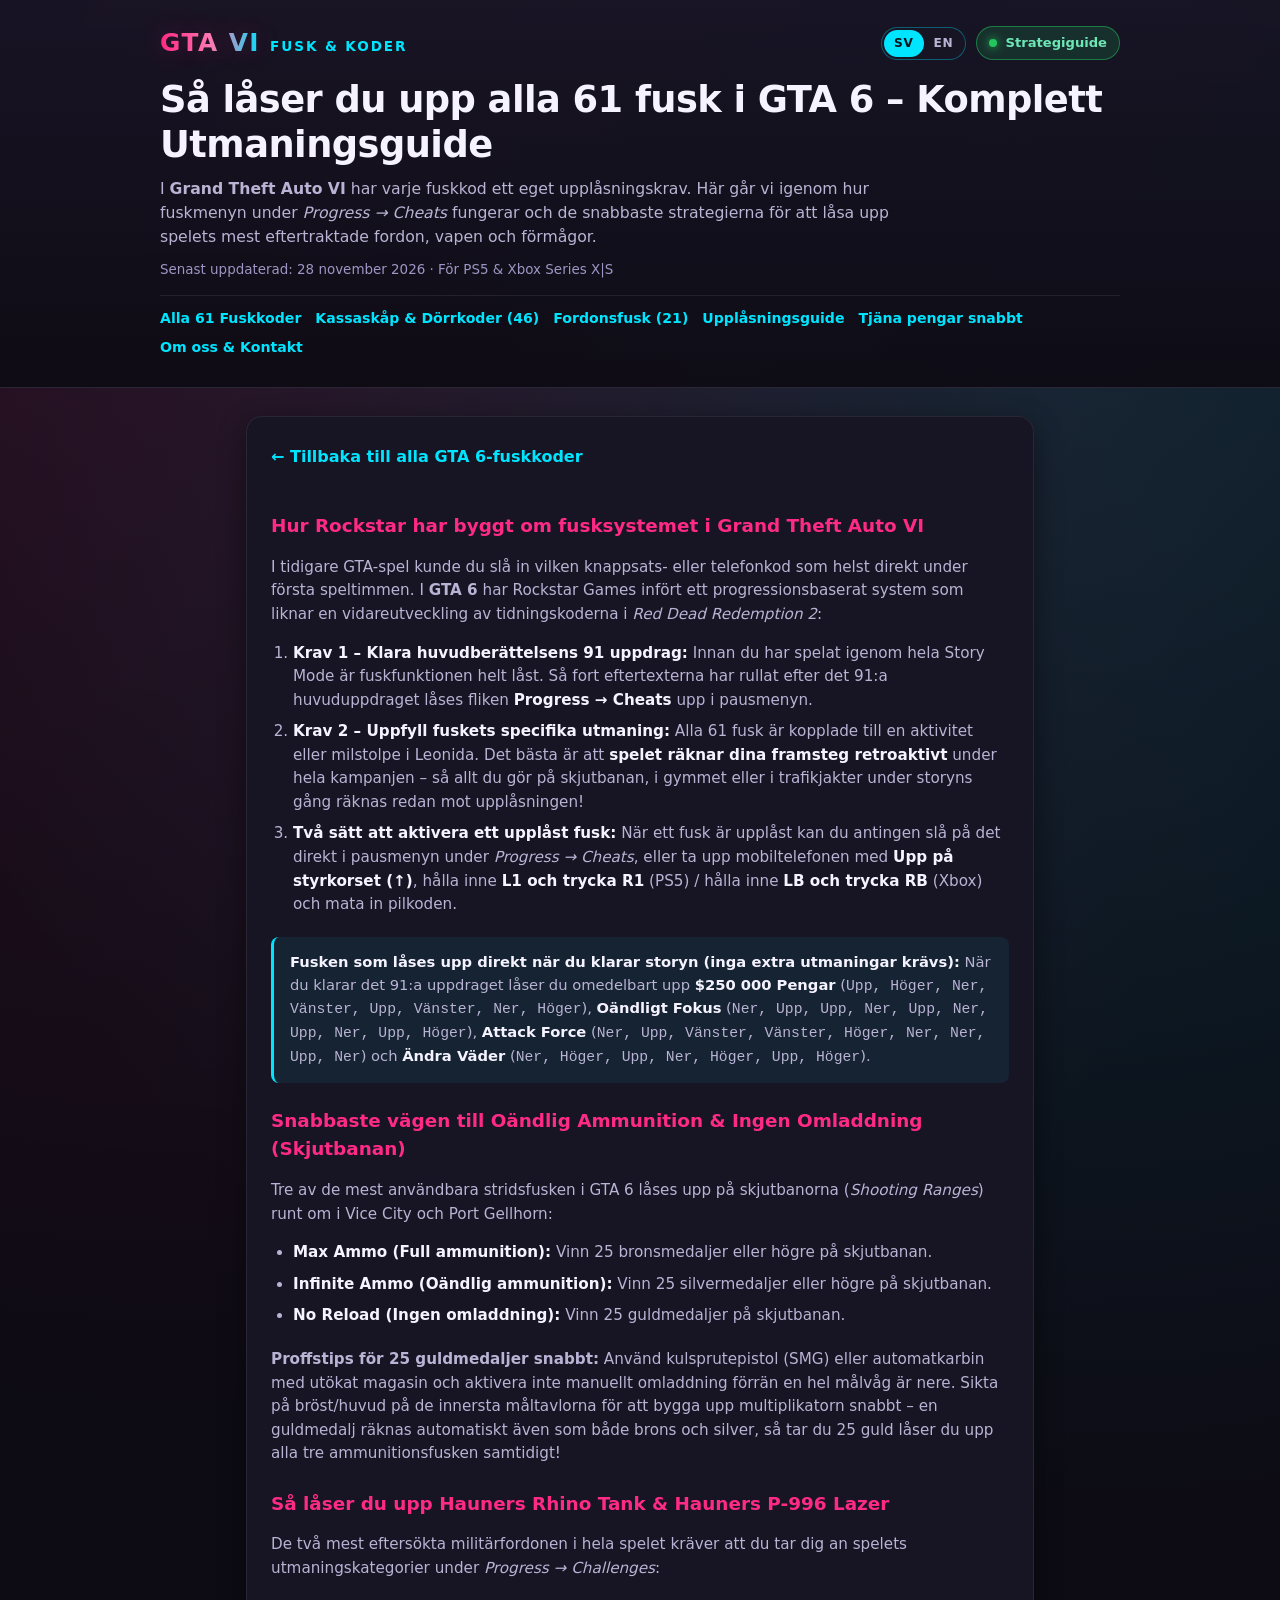
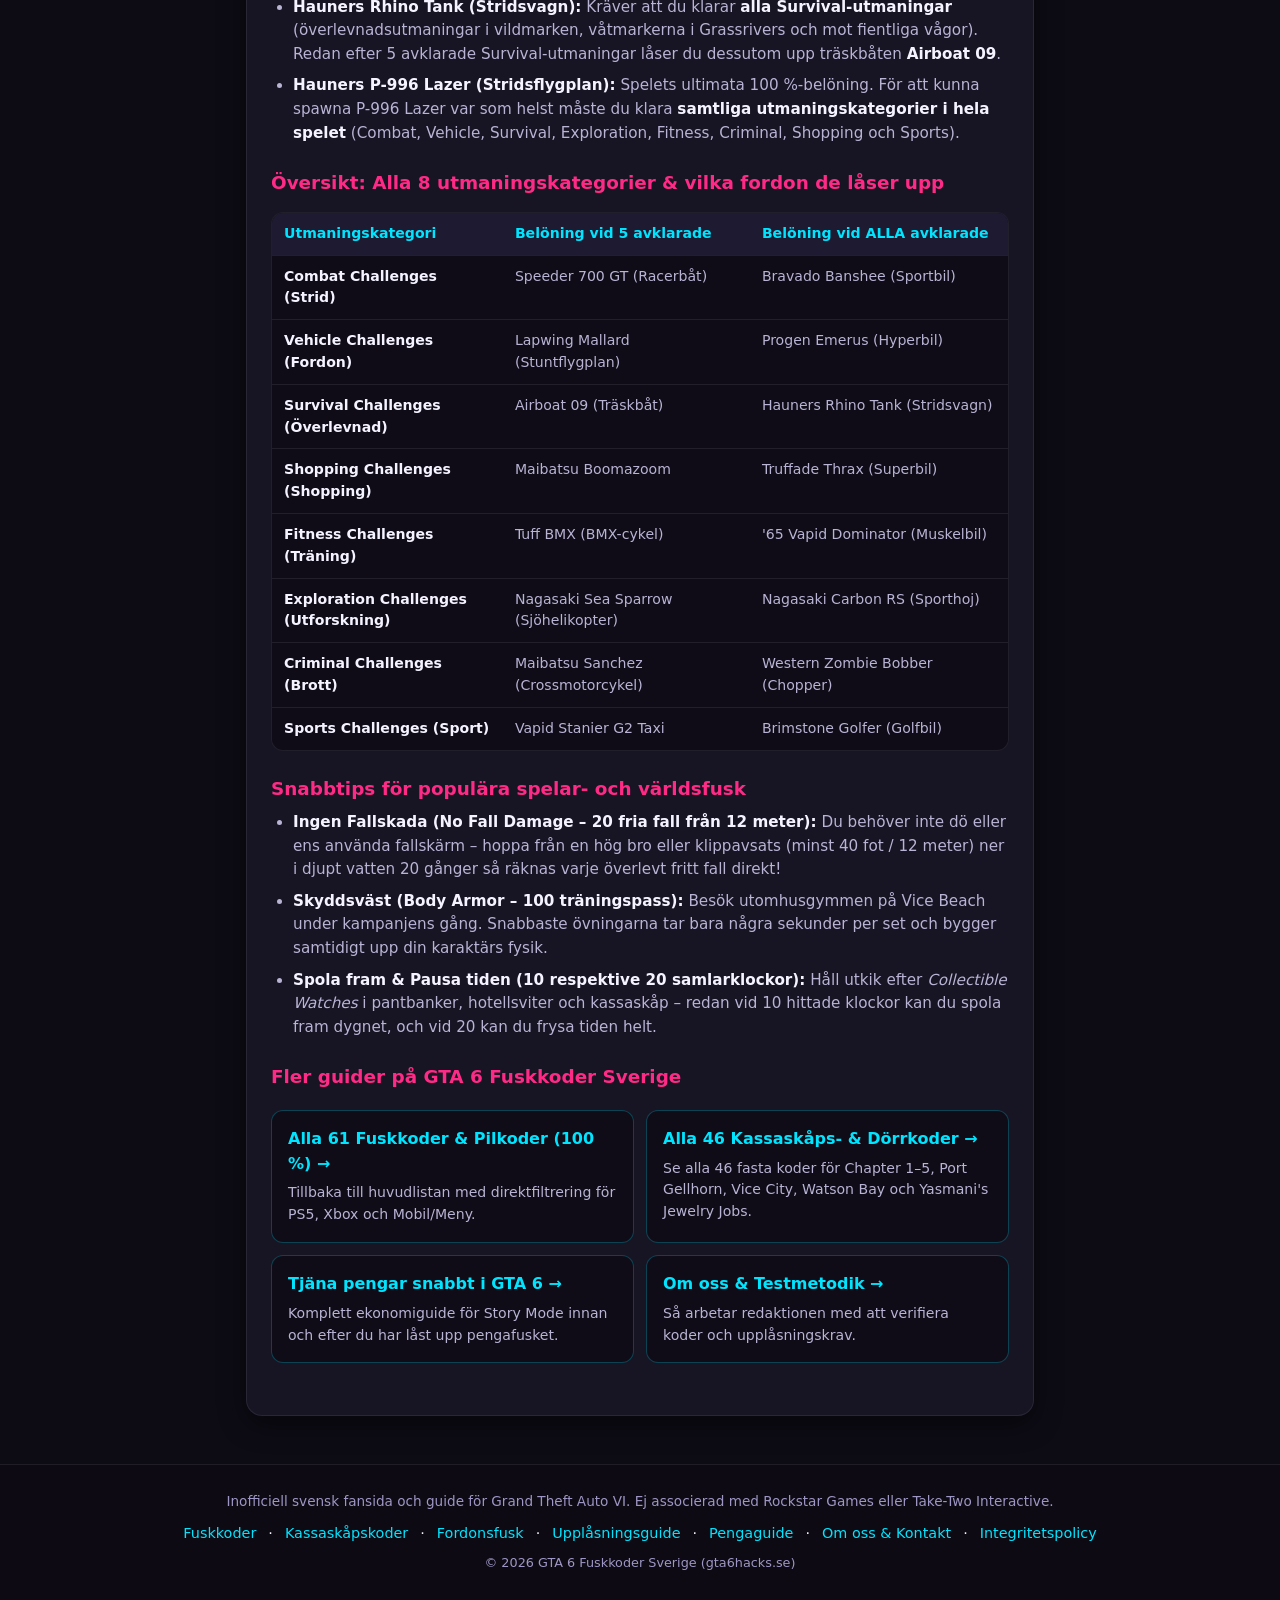
<file: utmaningar.html>
<!DOCTYPE html>
<html lang="sv">
<head>
  <meta charset="UTF-8">
  <meta name="viewport" content="width=device-width, initial-scale=1.0">
  <link rel="alternate" hreflang="sv" href="https://gta6hacks.se/utmaningar.html" />
  <link rel="alternate" hreflang="en" href="https://gta6hacks.se/how-to-unlock-cheats.html" />
  <link rel="alternate" hreflang="x-default" href="https://gta6hacks.se/how-to-unlock-cheats.html" />
  <title>Så låser du upp alla 61 fusk i GTA 6 – Komplett Utmaningsguide</title>
  <meta name="description" content="Komplett guide till hur du låser upp alla 61 fusk under Progress > Cheats i GTA 6: snabbaste sättet att klara 100 workouts, 25 guld på skjutbanan, Hauners Rhino Tank och P-996 Lazer.">
  <meta name="robots" content="index, follow">
  <meta name="theme-color" content="#0d0b14">
  <link rel="canonical" href="https://gta6hacks.se/utmaningar.html">
  <link rel="icon" type="image/png" href="logo.png">
  <link rel="apple-touch-icon" href="logo.png">

  <!-- Open Graph -->
  <meta property="og:type" content="article">
  <meta property="og:locale" content="sv_SE">
  <meta property="og:site_name" content="GTA 6 Fuskkoder Sverige">
  <meta property="og:url" content="https://gta6hacks.se/utmaningar.html">
  <meta property="og:title" content="Så låser du upp alla 61 fusk i GTA 6 – Komplett Utmaningsguide">
  <meta property="og:description" content="Lär dig exakt hur utmaningssystemet för fusk fungerar i Grand Theft Auto VI och hur du låser upp stridsvagn, stridsflygplan och oändlig ammo snabbast.">
  <meta property="og:image" content="https://gta6hacks.se/logo.png">

  <link rel="stylesheet" href="style.css?v=20261121b">

  <script type="application/ld+json">
  {
    "@context": "https://schema.org",
    "@type": "Article",
    "headline": "Så låser du upp alla 61 fusk i GTA 6 – Komplett Utmaningsguide",
    "description": "Detaljerad guide till hur du låser upp fuskmenyn Progress > Cheats efter 91 huvuduppdrag i Grand Theft Auto VI och klarar de viktigaste utmaningarna.",
    "inLanguage": "sv-SE",
    "datePublished": "2026-11-20",
    "dateModified": "2026-11-28",
    "author": {
      "@type": "Organization",
      "name": "GTA 6 Fuskkoder Sverige",
      "url": "https://gta6hacks.se/om-oss.html"
    },
    "publisher": {
      "@type": "Organization",
      "name": "GTA 6 Fuskkoder Sverige",
      "logo": {
        "@type": "ImageObject",
        "url": "https://gta6hacks.se/logo.png"
      }
    },
    "mainEntityOfPage": "https://gta6hacks.se/utmaningar.html"
  }
  </script>

  <!-- Google AdSense -->
  <script async src="https://pagead2.googlesyndication.com/pagead/js/adsbygoogle.js?client=ca-pub-3461073406787574"
       crossorigin="anonymous"></script>
</head>
<body class="ads-review-mode">
  <header class="site-header">
    <div class="header-inner">
      <div class="brand-row">
        <a href="/" class="brand-logo" aria-label="GTA 6 Fuskkoder startsida">
          <span class="logo-gta">GTA VI</span>
          <span class="logo-sub">FUSK &amp; KODER</span>
        </a>
        <div class="header-badges">
          <nav class="lang-switch" aria-label="Språk / Language">
            <a href="utmaningar.html" class="lang-btn active" hreflang="sv" aria-current="page">SV</a>
            <a href="how-to-unlock-cheats.html" class="lang-btn" hreflang="en">EN</a>
          </nav>
          <span class="release-badge">
            <span class="pulse-dot" aria-hidden="true"></span>
            <span>Strategiguide</span>
          </span>
        </div>
      </div>
      <h1>Så låser du upp alla 61 fusk i GTA 6 – Komplett Utmaningsguide</h1>
      <p class="hero-lead">
        I <strong>Grand Theft Auto VI</strong> har varje fuskkod ett eget upplåsningskrav. Här går vi igenom hur
        fuskmenyn under <em>Progress &rarr; Cheats</em> fungerar och de snabbaste strategierna för att låsa upp
        spelets mest eftertraktade fordon, vapen och förmågor.
      </p>
      <p class="last-updated">
        Senast uppdaterad: <time datetime="2026-11-28">28 november 2026</time> &middot; För PS5 &amp; Xbox Series X|S
      </p>
      <nav class="quick-nav" aria-label="Huvudmeny">
        <a href="/">Alla 61 Fuskkoder</a>
        <a href="kassaskapskoder.html">Kassaskåp &amp; Dörrkoder (46)</a>
        <a href="fordonsfusk.html">Fordonsfusk (21)</a>
        <a href="utmaningar.html" aria-current="page">Upplåsningsguide</a>
        <a href="pengaguide.html">Tjäna pengar snabbt</a>
        <a href="om-oss.html">Om oss &amp; Kontakt</a>
      </nav>
    </div>
  </header>

  <main class="legal-container">
    <article class="legal-card">
      <a href="/" class="legal-back-link">&larr; Tillbaka till alla GTA 6-fuskkoder</a>

      <h2>Hur Rockstar har byggt om fusksystemet i Grand Theft Auto VI</h2>
      <p>
        I tidigare GTA-spel kunde du slå in vilken knappsats- eller telefonkod som helst direkt under första
        speltimmen. I <strong>GTA 6</strong> har Rockstar Games infört ett progressionsbaserat system som liknar en
        vidareutveckling av tidningskoderna i <em>Red Dead Redemption 2</em>:
      </p>
      <ol class="seo-list">
        <li>
          <strong>Krav 1 – Klara huvudberättelsens 91 uppdrag:</strong> Innan du har spelat igenom hela Story Mode är
          fuskfunktionen helt låst. Så fort eftertexterna har rullat efter det 91:a huvuduppdraget låses fliken
          <strong>Progress &rarr; Cheats</strong> upp i pausmenyn.
        </li>
        <li>
          <strong>Krav 2 – Uppfyll fuskets specifika utmaning:</strong> Alla 61 fusk är kopplade till en aktivitet
          eller milstolpe i Leonida. Det bästa är att <strong>spelet räknar dina framsteg retroaktivt</strong> under
          hela kampanjen – så allt du gör på skjutbanan, i gymmet eller i trafikjakter under storyns gång räknas redan
          mot upplåsningen!
        </li>
        <li>
          <strong>Två sätt att aktivera ett upplåst fusk:</strong> När ett fusk är upplåst kan du antingen slå på det
          direkt i pausmenyn under <em>Progress &rarr; Cheats</em>, eller ta upp mobiltelefonen med <strong>Upp på
          styrkorset (↑)</strong>, hålla inne <strong>L1 och trycka R1</strong> (PS5) / hålla inne <strong>LB och
          trycka RB</strong> (Xbox) och mata in pilkoden.
        </li>
      </ol>

      <div class="guide-callout">
        <strong>Fusken som låses upp direkt när du klarar storyn (inga extra utmaningar krävs):</strong>
        När du klarar det 91:a uppdraget låser du omedelbart upp <strong>$250 000 Pengar</strong>
        (<code>Upp, Höger, Ner, Vänster, Upp, Vänster, Ner, Höger</code>), <strong>Oändligt Fokus</strong>
        (<code>Ner, Upp, Upp, Ner, Upp, Ner, Upp, Ner, Upp, Höger</code>), <strong>Attack Force</strong>
        (<code>Ner, Upp, Vänster, Vänster, Höger, Ner, Ner, Upp, Ner</code>) och <strong>Ändra Väder</strong>
        (<code>Ner, Höger, Upp, Ner, Höger, Upp, Höger</code>).
      </div>

      <h2>Snabbaste vägen till Oändlig Ammunition &amp; Ingen Omladdning (Skjutbanan)</h2>
      <p>
        Tre av de mest användbara stridsfusken i GTA 6 låses upp på skjutbanorna (<em>Shooting Ranges</em>) runt om i
        Vice City och Port Gellhorn:
      </p>
      <ul class="seo-list">
        <li><strong>Max Ammo (Full ammunition):</strong> Vinn 25 bronsmedaljer eller högre på skjutbanan.</li>
        <li><strong>Infinite Ammo (Oändlig ammunition):</strong> Vinn 25 silvermedaljer eller högre på skjutbanan.</li>
        <li><strong>No Reload (Ingen omladdning):</strong> Vinn 25 guldmedaljer på skjutbanan.</li>
      </ul>
      <p>
        <strong>Proffstips för 25 guldmedaljer snabbt:</strong> Använd kulsprutepistol (SMG) eller automatkarbin med
        utökat magasin och aktivera inte manuellt omladdning förrän en hel målvåg är nere. Sikta på bröst/huvud på de
        innersta måltavlorna för att bygga upp multiplikatorn snabbt – en guldmedalj räknas automatiskt även som både
        brons och silver, så tar du 25 guld låser du upp alla tre ammunitionsfusken samtidigt!
      </p>

      <h2>Så låser du upp Hauners Rhino Tank &amp; Hauners P-996 Lazer</h2>
      <p>
        De två mest eftersökta militärfordonen i hela spelet kräver att du tar dig an spelets utmaningskategorier under
        <em>Progress &rarr; Challenges</em>:
      </p>
      <ul class="seo-list">
        <li>
          <strong>Hauners Rhino Tank (Stridsvagn):</strong> Kräver att du klarar <strong>alla Survival-utmaningar</strong>
          (överlevnadsutmaningar i vildmarken, våtmarkerna i Grassrivers och mot fientliga vågor). Redan efter 5
          avklarade Survival-utmaningar låser du dessutom upp träskbåten <strong>Airboat 09</strong>.
        </li>
        <li>
          <strong>Hauners P-996 Lazer (Stridsflygplan):</strong> Spelets ultimata 100 %-belöning. För att kunna spawna
          P-996 Lazer var som helst måste du klara <strong>samtliga utmaningskategorier i hela spelet</strong>
          (Combat, Vehicle, Survival, Exploration, Fitness, Criminal, Shopping och Sports).
        </li>
      </ul>

      <h2>Översikt: Alla 8 utmaningskategorier &amp; vilka fordon de låser upp</h2>
      <div class="table-scroll-wrap">
        <table class="static-reference-table">
          <thead>
            <tr>
              <th>Utmaningskategori</th>
              <th>Belöning vid 5 avklarade</th>
              <th>Belöning vid ALLA avklarade</th>
            </tr>
          </thead>
          <tbody>
            <tr>
              <td><strong>Combat Challenges (Strid)</strong></td>
              <td>Speeder 700 GT (Racerbåt)</td>
              <td>Bravado Banshee (Sportbil)</td>
            </tr>
            <tr>
              <td><strong>Vehicle Challenges (Fordon)</strong></td>
              <td>Lapwing Mallard (Stuntflygplan)</td>
              <td>Progen Emerus (Hyperbil)</td>
            </tr>
            <tr>
              <td><strong>Survival Challenges (Överlevnad)</strong></td>
              <td>Airboat 09 (Träskbåt)</td>
              <td>Hauners Rhino Tank (Stridsvagn)</td>
            </tr>
            <tr>
              <td><strong>Shopping Challenges (Shopping)</strong></td>
              <td>Maibatsu Boomazoom</td>
              <td>Truffade Thrax (Superbil)</td>
            </tr>
            <tr>
              <td><strong>Fitness Challenges (Träning)</strong></td>
              <td>Tuff BMX (BMX-cykel)</td>
              <td>&apos;65 Vapid Dominator (Muskelbil)</td>
            </tr>
            <tr>
              <td><strong>Exploration Challenges (Utforskning)</strong></td>
              <td>Nagasaki Sea Sparrow (Sjöhelikopter)</td>
              <td>Nagasaki Carbon RS (Sporthoj)</td>
            </tr>
            <tr>
              <td><strong>Criminal Challenges (Brott)</strong></td>
              <td>Maibatsu Sanchez (Crossmotorcykel)</td>
              <td>Western Zombie Bobber (Chopper)</td>
            </tr>
            <tr>
              <td><strong>Sports Challenges (Sport)</strong></td>
              <td>Vapid Stanier G2 Taxi</td>
              <td>Brimstone Golfer (Golfbil)</td>
            </tr>
          </tbody>
        </table>
      </div>

      <h2>Snabbtips för populära spelar- och världsfusk</h2>
      <ul class="seo-list">
        <li>
          <strong>Ingen Fallskada (No Fall Damage – 20 fria fall från 12 meter):</strong> Du behöver inte dö eller ens
          använda fallskärm – hoppa från en hög bro eller klippavsats (minst 40 fot / 12 meter) ner i djupt vatten 20
          gånger så räknas varje överlevt fritt fall direkt!
        </li>
        <li>
          <strong>Skyddsväst (Body Armor – 100 träningspass):</strong> Besök utomhusgymmen på Vice Beach under
          kampanjens gång. Snabbaste övningarna tar bara några sekunder per set och bygger samtidigt upp din karaktärs
          fysik.
        </li>
        <li>
          <strong>Spola fram &amp; Pausa tiden (10 respektive 20 samlarklockor):</strong> Håll utkik efter
          <em>Collectible Watches</em> i pantbanker, hotellsviter och kassaskåp – redan vid 10 hittade klockor kan du
          spola fram dygnet, och vid 20 kan du frysa tiden helt.
        </li>
      </ul>

      <h2>Fler guider på GTA 6 Fuskkoder Sverige</h2>
      <div class="guide-nav-cards">
        <a href="/" class="guide-nav-card">
          <strong>Alla 61 Fuskkoder &amp; Pilkoder (100 %) &rarr;</strong>
          <span>Tillbaka till huvudlistan med direktfiltrering för PS5, Xbox och Mobil/Meny.</span>
        </a>
        <a href="kassaskapskoder.html" class="guide-nav-card">
          <strong>Alla 46 Kassaskåps- &amp; Dörrkoder &rarr;</strong>
          <span>Se alla 46 fasta koder för Chapter 1–5, Port Gellhorn, Vice City, Watson Bay och Yasmani&apos;s Jewelry Jobs.</span>
        </a>
        <a href="pengaguide.html" class="guide-nav-card">
          <strong>Tjäna pengar snabbt i GTA 6 &rarr;</strong>
          <span>Komplett ekonomiguide för Story Mode innan och efter du har låst upp pengafusket.</span>
        </a>
        <a href="om-oss.html" class="guide-nav-card">
          <strong>Om oss &amp; Testmetodik &rarr;</strong>
          <span>Så arbetar redaktionen med att verifiera koder och upplåsningskrav.</span>
        </a>
      </div>
    </article>
  </main>

  <footer class="site-footer" id="site-footer">
    <div class="footer-inner">
      <p class="footer-disclaimer">
        Inofficiell svensk fansida och guide för Grand Theft Auto VI. Ej associerad med Rockstar Games eller Take-Two Interactive.
      </p>
      <nav class="footer-nav" aria-label="Sidfot">
        <a href="/">Fuskkoder</a>
        <span aria-hidden="true">&middot;</span>
        <a href="kassaskapskoder.html">Kassaskåpskoder</a>
        <span aria-hidden="true">&middot;</span>
        <a href="fordonsfusk.html">Fordonsfusk</a>
        <span aria-hidden="true">&middot;</span>
        <a href="utmaningar.html">Upplåsningsguide</a>
        <span aria-hidden="true">&middot;</span>
        <a href="pengaguide.html">Pengaguide</a>
        <span aria-hidden="true">&middot;</span>
        <a href="om-oss.html">Om oss &amp; Kontakt</a>
        <span aria-hidden="true">&middot;</span>
        <a href="integritet.html">Integritetspolicy</a>
      </nav>
      <p class="footer-copy">&copy; 2026 GTA 6 Fuskkoder Sverige (gta6hacks.se)</p>
    </div>
  </footer>

  <script data-goatcounter="https://gta6hacks.goatcounter.com/count"
          async src="https://gc.zgo.at/count.js"></script>
</body>
</html>
</file>
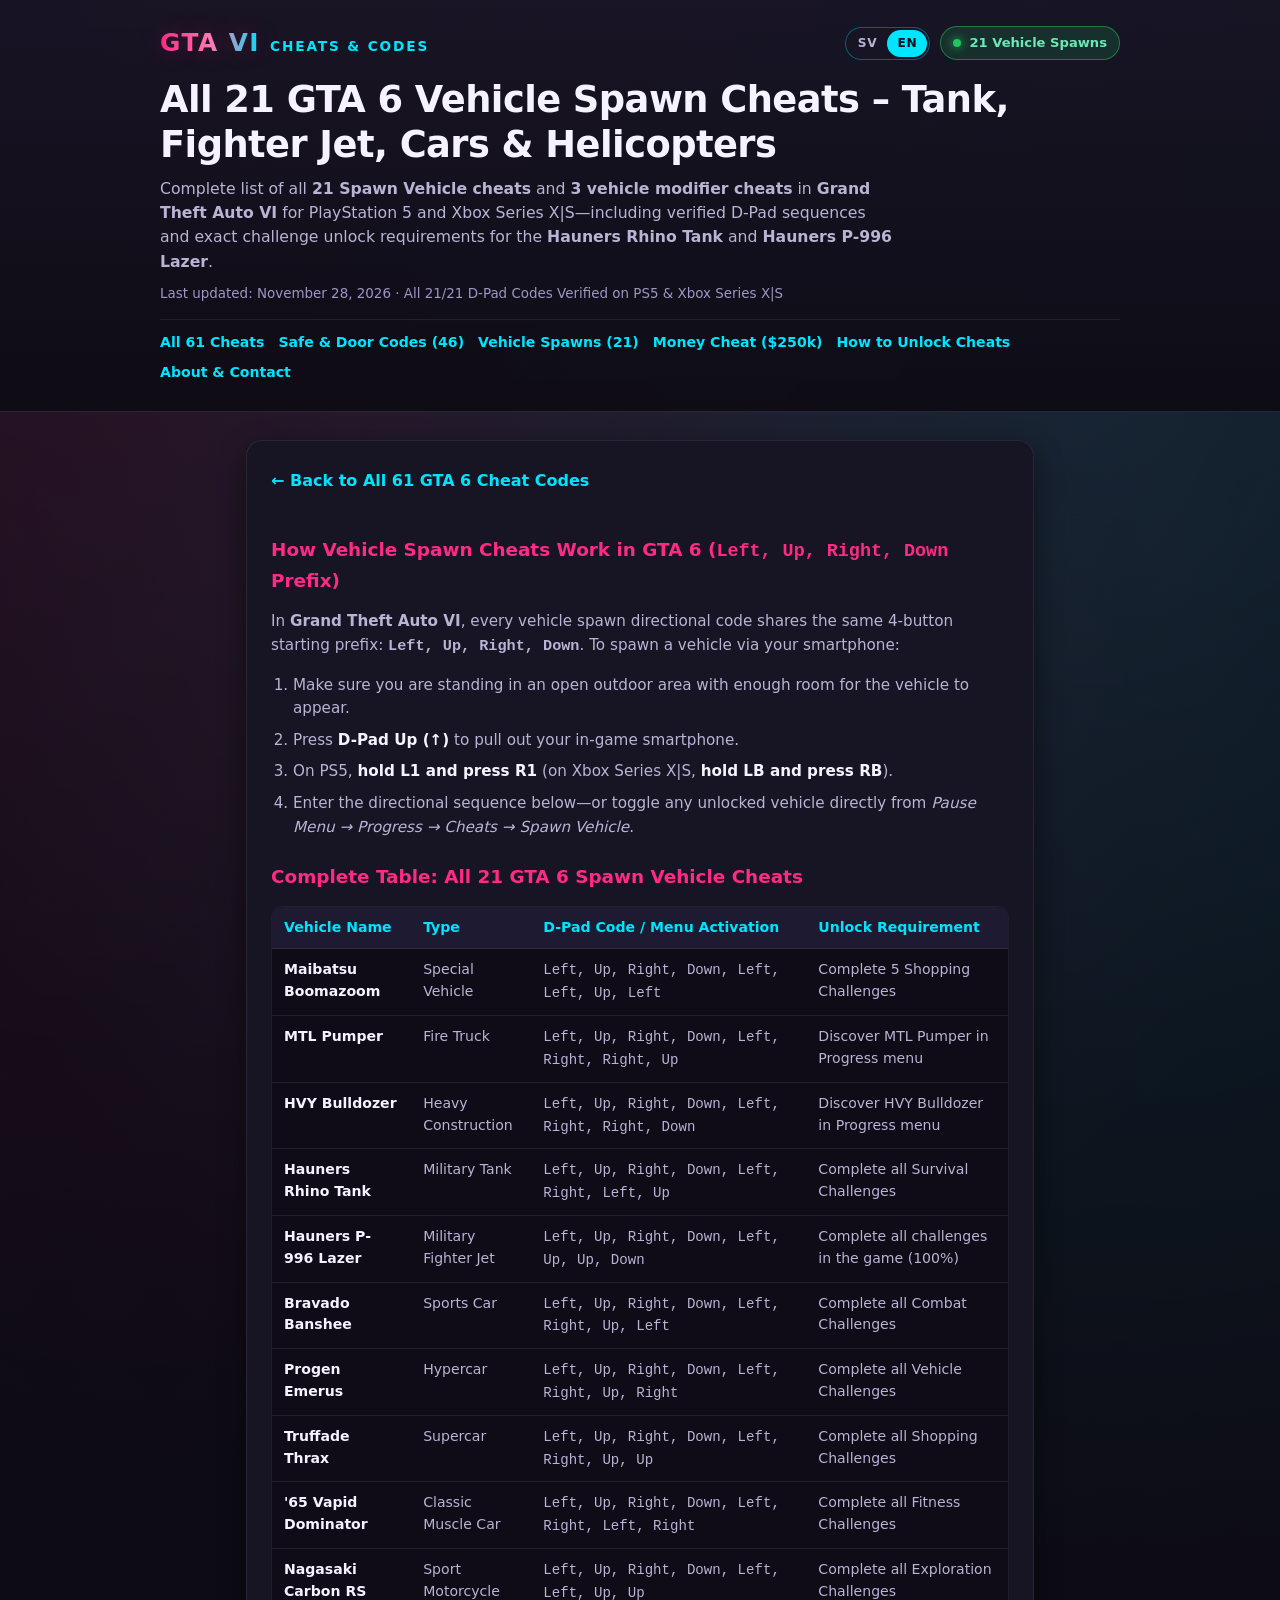
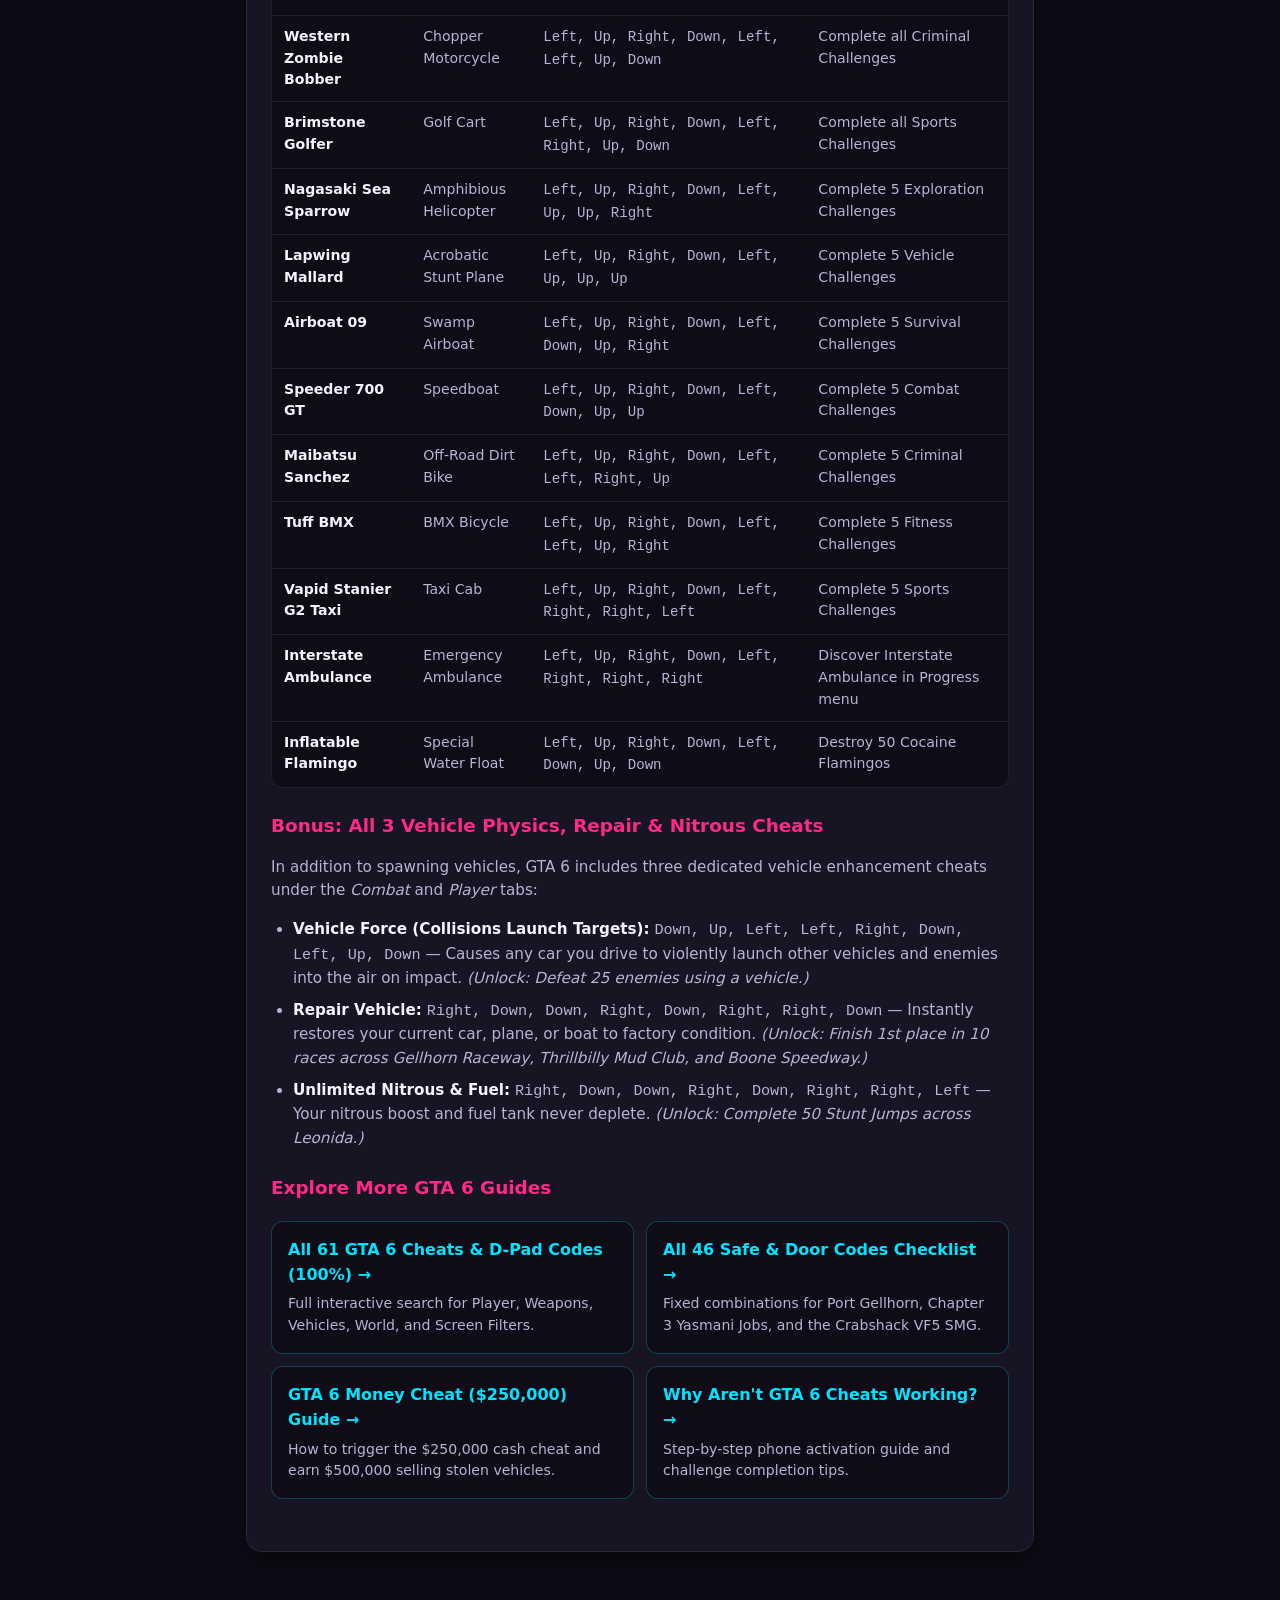
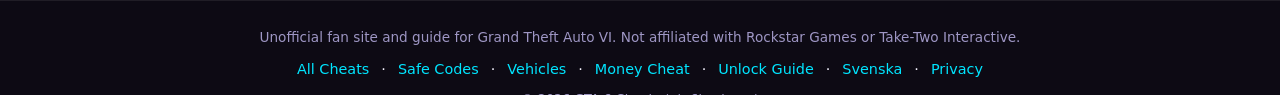
<file: vehicle-cheats.html>
<!DOCTYPE html>
<html lang="en">
<head>
  <meta charset="UTF-8">
  <meta name="viewport" content="width=device-width, initial-scale=1.0">
  <link rel="alternate" hreflang="sv" href="https://gta6hacks.se/fordonsfusk.html" />
  <link rel="alternate" hreflang="en" href="https://gta6hacks.se/vehicle-cheats.html" />
  <link rel="alternate" hreflang="x-default" href="https://gta6hacks.se/vehicle-cheats.html" />
  <title>All 21 GTA 6 Vehicle Spawn Cheats – Tank, P-996 Lazer Jet, Cars &amp; Bikes</title>
  <meta name="description" content="Complete list of all 21 GTA 6 vehicle spawn cheats for PS5 and Xbox Series X|S: Hauners Rhino Tank, Hauners P-996 Lazer fighter jet, Maibatsu Boomazoom, HVY Bulldozer, MTL Pumper, and supercars.">
  <meta name="robots" content="index, follow">
  <meta name="theme-color" content="#0d0b14">
  <link rel="canonical" href="https://gta6hacks.se/vehicle-cheats.html">
  <link rel="icon" type="image/png" href="logo.png">
  <link rel="apple-touch-icon" href="logo.png">

  <!-- Open Graph -->
  <meta property="og:type" content="article">
  <meta property="og:locale" content="en_US">
  <meta property="og:site_name" content="GTA 6 Cheats &amp; Codes">
  <meta property="og:url" content="https://gta6hacks.se/vehicle-cheats.html">
  <meta property="og:title" content="All 21 GTA 6 Vehicle Spawn Cheats – Tank, Fighter Jet &amp; Supercars">
  <meta property="og:description" content="D-Pad directional codes and unlock requirements for every vehicle spawn cheat in Grand Theft Auto VI.">
  <meta property="og:image" content="https://gta6hacks.se/logo.png">

  <!-- Twitter Card -->
  <meta name="twitter:card" content="summary_large_image">
  <meta name="twitter:title" content="All 21 GTA 6 Vehicle Spawn Cheats – Tank, Fighter Jet &amp; Supercars">
  <meta name="twitter:description" content="Complete GTA 6 vehicle spawn cheat list for PS5 &amp; Xbox Series X|S.">
  <meta name="twitter:image" content="https://gta6hacks.se/logo.png">

  <link rel="stylesheet" href="style.css?v=20261121c">

  <script type="application/ld+json">
  {
    "@context": "https://schema.org",
    "@graph": [
      {
        "@type": "WebPage",
        "@id": "https://gta6hacks.se/vehicle-cheats.html#webpage",
        "url": "https://gta6hacks.se/vehicle-cheats.html",
        "name": "All 21 GTA 6 Vehicle Spawn Cheats – Tank, P-996 Lazer Jet, Cars & Bikes",
        "inLanguage": "en",
        "datePublished": "2026-11-21",
        "dateModified": "2026-11-28",
        "description": "Complete reference for all 21 vehicle spawn cheats and 3 vehicle modifier cheats in Grand Theft Auto VI on PS5 and Xbox Series X|S."
      },
      {
        "@type": "FAQPage",
        "mainEntity": [
          {
            "@type": "Question",
            "name": "How do you spawn the Hauners Rhino Tank in GTA 6?",
            "acceptedAnswer": {
              "@type": "Answer",
              "text": "To unlock the Hauners Rhino Tank spawn cheat in GTA 6, finish the main story (91 missions) and complete all Survival Challenges. Then open your phone (D-Pad Up), hold L1+R1 / LB+RB, and enter: Left, Up, Right, Down, Left, Right, Left, Up."
            }
          },
          {
            "@type": "Question",
            "name": "How do you unlock the Hauners P-996 Lazer fighter jet cheat in GTA 6?",
            "acceptedAnswer": {
              "@type": "Answer",
              "text": "The Hauners P-996 Lazer military fighter jet is unlocked by completing all 8 challenge categories in the game (100% Challenges). Confirmed D-Pad code after L1+R1 / LB+RB: Left, Up, Right, Down, Left, Up, Up, Down."
            }
          },
          {
            "@type": "Question",
            "name": "What are the verified D-Pad vehicle spawn codes in GTA 6?",
            "acceptedAnswer": {
              "@type": "Answer",
              "text": "All 21 of 21 GTA 6 vehicle spawn cheats and all 3 vehicle modifiers now have verified D-Pad sequences! Every vehicle spawn starts with Left, Up, Right, Down, Left after opening your phone (D-Pad Up) and holding L1+R1 / LB+RB—including Hauners Rhino Tank (..., Right, Left, Up), Hauners P-996 Lazer (..., Up, Up, Down), Bravado Banshee (..., Right, Up, Left), Progen Emerus (..., Right, Up, Right), and Truffade Thrax (..., Right, Up, Up)."
            }
          }
        ]
      }
    ]
  }
  </script>

  <!-- Google AdSense -->
  <script async src="https://pagead2.googlesyndication.com/pagead/js/adsbygoogle.js?client=ca-pub-3461073406787574"
       crossorigin="anonymous"></script>
</head>
<body class="ads-review-mode">
  <header class="site-header">
    <div class="header-inner">
      <div class="brand-row">
        <a href="en.html" class="brand-logo" aria-label="GTA 6 Cheats Home">
          <span class="logo-gta">GTA VI</span>
          <span class="logo-sub">CHEATS &amp; CODES</span>
        </a>
        <div class="header-badges">
          <nav class="lang-switch" aria-label="Language selector">
            <a href="fordonsfusk.html" class="lang-btn" hreflang="sv">SV</a>
            <a href="vehicle-cheats.html" class="lang-btn active" hreflang="en" aria-current="page">EN</a>
          </nav>
          <span class="release-badge">
            <span class="pulse-dot" aria-hidden="true"></span>
            <span>21 Vehicle Spawns</span>
          </span>
        </div>
      </div>
      <h1>All 21 GTA 6 Vehicle Spawn Cheats – Tank, Fighter Jet, Cars &amp; Helicopters</h1>
      <p class="hero-lead">
        Complete list of all <strong>21 Spawn Vehicle cheats</strong> and <strong>3 vehicle modifier cheats</strong> in
        <strong>Grand Theft Auto VI</strong> for PlayStation 5 and Xbox Series X|S—including verified D-Pad sequences
        and exact challenge unlock requirements for the <strong>Hauners Rhino Tank</strong> and <strong>Hauners P-996 Lazer</strong>.
      </p>
      <p class="last-updated">
        Last updated: <time datetime="2026-11-28">November 28, 2026</time> &middot; All 21/21 D-Pad Codes Verified on PS5 &amp; Xbox Series X|S
      </p>
      <nav class="quick-nav" aria-label="Main navigation">
        <a href="en.html">All 61 Cheats</a>
        <a href="safe-codes.html">Safe &amp; Door Codes (46)</a>
        <a href="vehicle-cheats.html" aria-current="page">Vehicle Spawns (21)</a>
        <a href="money-cheat.html">Money Cheat ($250k)</a>
        <a href="how-to-unlock-cheats.html">How to Unlock Cheats</a>
        <a href="om-oss.html">About &amp; Contact</a>
      </nav>
    </div>
  </header>

  <main class="legal-container">
    <article class="legal-card">
      <a href="en.html" class="legal-back-link">&larr; Back to All 61 GTA 6 Cheat Codes</a>

      <h2>How Vehicle Spawn Cheats Work in GTA 6 (<code>Left, Up, Right, Down</code> Prefix)</h2>
      <p>
        In <strong>Grand Theft Auto VI</strong>, every vehicle spawn directional code shares the same 4-button starting
        prefix: <strong><code>Left, Up, Right, Down</code></strong>. To spawn a vehicle via your smartphone:
      </p>
      <ol class="seo-list">
        <li>Make sure you are standing in an open outdoor area with enough room for the vehicle to appear.</li>
        <li>Press <strong>D-Pad Up (↑)</strong> to pull out your in-game smartphone.</li>
        <li>On PS5, <strong>hold L1 and press R1</strong> (on Xbox Series X|S, <strong>hold LB and press RB</strong>).</li>
        <li>Enter the directional sequence below—or toggle any unlocked vehicle directly from <em>Pause Menu &rarr; Progress &rarr; Cheats &rarr; Spawn Vehicle</em>.</li>
      </ol>

      <h2>Complete Table: All 21 GTA 6 Spawn Vehicle Cheats</h2>
      <div class="table-scroll-wrap">
        <table class="static-reference-table">
          <thead>
            <tr>
              <th>Vehicle Name</th>
              <th>Type</th>
              <th>D-Pad Code / Menu Activation</th>
              <th>Unlock Requirement</th>
            </tr>
          </thead>
          <tbody>
            <tr>
              <td><strong>Maibatsu Boomazoom</strong></td>
              <td>Special Vehicle</td>
              <td><code>Left, Up, Right, Down, Left, Left, Up, Left</code></td>
              <td>Complete 5 Shopping Challenges</td>
            </tr>
            <tr>
              <td><strong>MTL Pumper</strong></td>
              <td>Fire Truck</td>
              <td><code>Left, Up, Right, Down, Left, Right, Right, Up</code></td>
              <td>Discover MTL Pumper in Progress menu</td>
            </tr>
            <tr>
              <td><strong>HVY Bulldozer</strong></td>
              <td>Heavy Construction</td>
              <td><code>Left, Up, Right, Down, Left, Right, Right, Down</code></td>
              <td>Discover HVY Bulldozer in Progress menu</td>
            </tr>
            <tr>
              <td><strong>Hauners Rhino Tank</strong></td>
              <td>Military Tank</td>
              <td><code>Left, Up, Right, Down, Left, Right, Left, Up</code></td>
              <td>Complete all Survival Challenges</td>
            </tr>
            <tr>
              <td><strong>Hauners P-996 Lazer</strong></td>
              <td>Military Fighter Jet</td>
              <td><code>Left, Up, Right, Down, Left, Up, Up, Down</code></td>
              <td>Complete all challenges in the game (100%)</td>
            </tr>
            <tr>
              <td><strong>Bravado Banshee</strong></td>
              <td>Sports Car</td>
              <td><code>Left, Up, Right, Down, Left, Right, Up, Left</code></td>
              <td>Complete all Combat Challenges</td>
            </tr>
            <tr>
              <td><strong>Progen Emerus</strong></td>
              <td>Hypercar</td>
              <td><code>Left, Up, Right, Down, Left, Right, Up, Right</code></td>
              <td>Complete all Vehicle Challenges</td>
            </tr>
            <tr>
              <td><strong>Truffade Thrax</strong></td>
              <td>Supercar</td>
              <td><code>Left, Up, Right, Down, Left, Right, Up, Up</code></td>
              <td>Complete all Shopping Challenges</td>
            </tr>
            <tr>
              <td><strong>&apos;65 Vapid Dominator</strong></td>
              <td>Classic Muscle Car</td>
              <td><code>Left, Up, Right, Down, Left, Right, Left, Right</code></td>
              <td>Complete all Fitness Challenges</td>
            </tr>
            <tr>
              <td><strong>Nagasaki Carbon RS</strong></td>
              <td>Sport Motorcycle</td>
              <td><code>Left, Up, Right, Down, Left, Left, Up, Up</code></td>
              <td>Complete all Exploration Challenges</td>
            </tr>
            <tr>
              <td><strong>Western Zombie Bobber</strong></td>
              <td>Chopper Motorcycle</td>
              <td><code>Left, Up, Right, Down, Left, Left, Up, Down</code></td>
              <td>Complete all Criminal Challenges</td>
            </tr>
            <tr>
              <td><strong>Brimstone Golfer</strong></td>
              <td>Golf Cart</td>
              <td><code>Left, Up, Right, Down, Left, Right, Up, Down</code></td>
              <td>Complete all Sports Challenges</td>
            </tr>
            <tr>
              <td><strong>Nagasaki Sea Sparrow</strong></td>
              <td>Amphibious Helicopter</td>
              <td><code>Left, Up, Right, Down, Left, Up, Up, Right</code></td>
              <td>Complete 5 Exploration Challenges</td>
            </tr>
            <tr>
              <td><strong>Lapwing Mallard</strong></td>
              <td>Acrobatic Stunt Plane</td>
              <td><code>Left, Up, Right, Down, Left, Up, Up, Up</code></td>
              <td>Complete 5 Vehicle Challenges</td>
            </tr>
            <tr>
              <td><strong>Airboat 09</strong></td>
              <td>Swamp Airboat</td>
              <td><code>Left, Up, Right, Down, Left, Down, Up, Right</code></td>
              <td>Complete 5 Survival Challenges</td>
            </tr>
            <tr>
              <td><strong>Speeder 700 GT</strong></td>
              <td>Speedboat</td>
              <td><code>Left, Up, Right, Down, Left, Down, Up, Up</code></td>
              <td>Complete 5 Combat Challenges</td>
            </tr>
            <tr>
              <td><strong>Maibatsu Sanchez</strong></td>
              <td>Off-Road Dirt Bike</td>
              <td><code>Left, Up, Right, Down, Left, Left, Right, Up</code></td>
              <td>Complete 5 Criminal Challenges</td>
            </tr>
            <tr>
              <td><strong>Tuff BMX</strong></td>
              <td>BMX Bicycle</td>
              <td><code>Left, Up, Right, Down, Left, Left, Up, Right</code></td>
              <td>Complete 5 Fitness Challenges</td>
            </tr>
            <tr>
              <td><strong>Vapid Stanier G2 Taxi</strong></td>
              <td>Taxi Cab</td>
              <td><code>Left, Up, Right, Down, Left, Right, Right, Left</code></td>
              <td>Complete 5 Sports Challenges</td>
            </tr>
            <tr>
              <td><strong>Interstate Ambulance</strong></td>
              <td>Emergency Ambulance</td>
              <td><code>Left, Up, Right, Down, Left, Right, Right, Right</code></td>
              <td>Discover Interstate Ambulance in Progress menu</td>
            </tr>
            <tr>
              <td><strong>Inflatable Flamingo</strong></td>
              <td>Special Water Float</td>
              <td><code>Left, Up, Right, Down, Left, Down, Up, Down</code></td>
              <td>Destroy 50 Cocaine Flamingos</td>
            </tr>
          </tbody>
        </table>
      </div>

      <h2>Bonus: All 3 Vehicle Physics, Repair &amp; Nitrous Cheats</h2>
      <p>
        In addition to spawning vehicles, GTA 6 includes three dedicated vehicle enhancement cheats under the
        <em>Combat</em> and <em>Player</em> tabs:
      </p>
      <ul class="seo-list">
        <li>
          <strong>Vehicle Force (Collisions Launch Targets):</strong>
          <code>Down, Up, Left, Left, Right, Down, Left, Up, Down</code> — Causes any car you drive to violently launch
          other vehicles and enemies into the air on impact. <em>(Unlock: Defeat 25 enemies using a vehicle.)</em>
        </li>
        <li>
          <strong>Repair Vehicle:</strong>
          <code>Right, Down, Down, Right, Down, Right, Right, Down</code> — Instantly restores your current car, plane, or boat to factory condition.
          <em>(Unlock: Finish 1st place in 10 races across Gellhorn Raceway, Thrillbilly Mud Club, and Boone Speedway.)</em>
        </li>
        <li>
          <strong>Unlimited Nitrous &amp; Fuel:</strong>
          <code>Right, Down, Down, Right, Down, Right, Right, Left</code> — Your nitrous boost and fuel tank never deplete.
          <em>(Unlock: Complete 50 Stunt Jumps across Leonida.)</em>
        </li>
      </ul>

      <h2>Explore More GTA 6 Guides</h2>
      <div class="guide-nav-cards">
        <a href="en.html" class="guide-nav-card">
          <strong>All 61 GTA 6 Cheats &amp; D-Pad Codes (100%) &rarr;</strong>
          <span>Full interactive search for Player, Weapons, Vehicles, World, and Screen Filters.</span>
        </a>
        <a href="safe-codes.html" class="guide-nav-card">
          <strong>All 46 Safe &amp; Door Codes Checklist &rarr;</strong>
          <span>Fixed combinations for Port Gellhorn, Chapter 3 Yasmani Jobs, and the Crabshack VF5 SMG.</span>
        </a>
        <a href="money-cheat.html" class="guide-nav-card">
          <strong>GTA 6 Money Cheat ($250,000) Guide &rarr;</strong>
          <span>How to trigger the $250,000 cash cheat and earn $500,000 selling stolen vehicles.</span>
        </a>
        <a href="how-to-unlock-cheats.html" class="guide-nav-card">
          <strong>Why Aren&apos;t GTA 6 Cheats Working? &rarr;</strong>
          <span>Step-by-step phone activation guide and challenge completion tips.</span>
        </a>
      </div>
    </article>
  </main>

  <footer class="site-footer" id="site-footer">
    <div class="footer-inner">
      <p class="footer-disclaimer">
        Unofficial fan site and guide for Grand Theft Auto VI. Not affiliated with Rockstar Games or Take-Two Interactive.
      </p>
      <nav class="footer-nav" aria-label="Footer">
        <a href="en.html">All Cheats</a>
        <span aria-hidden="true">&middot;</span>
        <a href="safe-codes.html">Safe Codes</a>
        <span aria-hidden="true">&middot;</span>
        <a href="vehicle-cheats.html">Vehicles</a>
        <span aria-hidden="true">&middot;</span>
        <a href="money-cheat.html">Money Cheat</a>
        <span aria-hidden="true">&middot;</span>
        <a href="how-to-unlock-cheats.html">Unlock Guide</a>
        <span aria-hidden="true">&middot;</span>
        <a href="fordonsfusk.html" hreflang="sv">Svenska</a>
        <span aria-hidden="true">&middot;</span>
        <a href="integritet.html">Privacy</a>
      </nav>
      <p class="footer-copy">&copy; 2026 GTA 6 Cheats (gta6hacks.se)</p>
    </div>
  </footer>

  <script data-goatcounter="https://gta6hacks.goatcounter.com/count"
          async src="https://gc.zgo.at/count.js"></script>
</body>
</html>
</file>
<file: style.css>
/* ==========================================================================
   GTA 6 Fuskkoder – Vice City Neon Theme
   Bakgrund: #0d0b14 | Kort: #171424 | Neonrosa: #ff2a85 | Cyan: #00e5ff
   ========================================================================== */

:root {
  --bg-main: #0d0b14;
  --bg-card: #171424;
  --bg-card-hover: #1e1a30;
  --bg-elevated: #211c36;
  --accent-pink: #ff2a85;
  --accent-pink-dim: rgba(255, 42, 133, 0.16);
  --accent-cyan: #00e5ff;
  --accent-cyan-dim: rgba(0, 229, 255, 0.14);
  --text-primary: #f5f3ff;
  --text-secondary: #b9b3d4;
  --text-muted: #9e96c4;
  --border-subtle: rgba(255, 255, 255, 0.08);
  --border-neon: rgba(0, 229, 255, 0.28);
  --radius-sm: 8px;
  --radius-md: 12px;
  --radius-lg: 16px;
  --shadow-card: 0 8px 28px rgba(0, 0, 0, 0.45);
  --font-sans: system-ui, -apple-system, "Segoe UI", Roboto, Helvetica, Arial, sans-serif;
  --font-mono: ui-monospace, SFMono-Regular, Menlo, Monaco, Consolas, "Liberation Mono", monospace;
}

*,
*::before,
*::after {
  box-sizing: border-box;
}

html {
  scroll-behavior: smooth;
  background-color: var(--bg-main);
  color: var(--text-primary);
  font-family: var(--font-sans);
  line-height: 1.55;
  -webkit-text-size-adjust: 100%;
}

body {
  margin: 0;
  min-height: 100vh;
  background:
    radial-gradient(circle at 15% 0%, rgba(255, 42, 133, 0.14) 0%, transparent 42%),
    radial-gradient(circle at 85% 10%, rgba(0, 229, 255, 0.12) 0%, transparent 40%),
    var(--bg-main);
  color: var(--text-primary);
}

a {
  color: var(--accent-cyan);
  text-decoration: none;
  transition: color 0.18s ease, text-shadow 0.18s ease;
}

a:hover,
a:focus-visible {
  color: #7ef2ff;
  text-decoration: underline;
}

:focus-visible {
  outline: 2px solid var(--accent-cyan);
  outline-offset: 2px;
}

.visually-hidden {
  position: absolute;
  width: 1px;
  height: 1px;
  padding: 0;
  margin: -1px;
  overflow: hidden;
  clip: rect(0, 0, 0, 0);
  white-space: nowrap;
  border: 0;
}

/* ==========================================================================
   Header / Hero
   ========================================================================== */

.site-header {
  border-bottom: 1px solid var(--border-subtle);
  background: linear-gradient(180deg, rgba(23, 20, 36, 0.92) 0%, rgba(13, 11, 20, 0.95) 100%);
  padding: 24px 16px 28px;
}

.header-inner {
  max-width: 960px;
  margin: 0 auto;
}

.brand-row {
  display: flex;
  flex-wrap: wrap;
  align-items: center;
  justify-content: space-between;
  gap: 12px;
  margin-bottom: 16px;
}

.brand-logo {
  display: inline-flex;
  align-items: baseline;
  gap: 10px;
  text-decoration: none;
}

.brand-logo:hover {
  text-decoration: none;
}

.logo-gta {
  font-size: 1.55rem;
  font-weight: 900;
  letter-spacing: 0.06em;
  background: linear-gradient(90deg, var(--accent-pink), #ff7eb6, var(--accent-cyan));
  -webkit-background-clip: text;
  background-clip: text;
  color: transparent;
  text-shadow: 0 0 24px rgba(255, 42, 133, 0.25);
}

.logo-sub {
  font-size: 0.85rem;
  font-weight: 700;
  letter-spacing: 0.14em;
  color: var(--accent-cyan);
  text-transform: uppercase;
}

.header-badges {
  display: flex;
  flex-wrap: wrap;
  align-items: center;
  gap: 10px;
}

.lang-switch {
  display: inline-flex;
  align-items: center;
  background: var(--bg-card);
  border: 1px solid rgba(0, 229, 255, 0.35);
  border-radius: 999px;
  padding: 2px;
}

.lang-btn {
  display: inline-block;
  border: none;
  background: transparent;
  color: var(--text-secondary);
  font-family: inherit;
  font-size: 0.76rem;
  font-weight: 800;
  letter-spacing: 0.06em;
  padding: 4px 10px;
  border-radius: 999px;
  cursor: pointer;
  text-decoration: none;
  transition: background-color 0.16s ease, color 0.16s ease;
}

.lang-btn:hover,
.lang-btn:focus-visible {
  color: var(--text-primary);
  text-decoration: none;
}

.lang-btn.active {
  background: var(--accent-cyan);
  color: #06131a;
}

.notice-banner {
  background: rgba(255, 42, 133, 0.1);
  border: 1px solid rgba(255, 42, 133, 0.4);
  border-left: 4px solid var(--accent-pink);
  border-radius: var(--radius-md);
  padding: 12px 16px;
  margin-bottom: 16px;
  font-size: 0.9rem;
  color: var(--text-secondary);
}

.notice-banner strong {
  color: var(--text-primary);
}

.release-badge {
  display: inline-flex;
  align-items: center;
  gap: 8px;
  padding: 6px 12px;
  border-radius: 999px;
  background: rgba(34, 197, 94, 0.16);
  border: 1px solid rgba(34, 197, 94, 0.5);
  color: #6ee7b7;
  font-size: 0.82rem;
  font-weight: 700;
}

.pulse-dot {
  width: 8px;
  height: 8px;
  border-radius: 50%;
  background: #22c55e;
  box-shadow: 0 0 10px #22c55e;
  animation: livePulse 2s ease-in-out infinite;
}

@keyframes livePulse {
  0%, 100% {
    opacity: 1;
    transform: scale(1);
  }
  50% {
    opacity: 0.55;
    transform: scale(0.85);
  }
}

.site-header h1 {
  margin: 0 0 10px;
  font-size: clamp(1.55rem, 3.2vw, 2.3rem);
  font-weight: 800;
  line-height: 1.2;
  letter-spacing: -0.015em;
  color: var(--text-primary);
}

.hero-lead {
  margin: 0;
  max-width: 74ch;
  color: var(--text-secondary);
  font-size: 0.98rem;
}

/* ==========================================================================
   Page Shell & Sticky Side Rails (>= 1100px för laptops & stationära skärmar)
   ========================================================================== */

.page-shell {
  max-width: 960px;
  margin: 0 auto;
  padding: 20px 16px 32px;
}

.ad-rail {
  display: none;
}

@media (min-width: 1100px) {
  .page-shell {
    max-width: 1360px;
    display: grid;
    grid-template-columns: 160px minmax(0, 960px) 160px;
    justify-content: center;
    gap: 18px;
    padding: 22px 16px 40px;
  }

  .ad-rail {
    display: block;
  }

  .ad-sticky {
    position: sticky;
    top: 20px;
  }
}

@media (min-width: 1440px) {
  .page-shell {
    max-width: 1440px;
    grid-template-columns: 160px minmax(0, 1020px) 160px;
    gap: 24px;
    padding: 24px 20px 40px;
  }
}

.main-content {
  min-width: 0;
}

/* ==========================================================================
   Search & Filters
   ========================================================================== */

.controls-panel {
  background: var(--bg-card);
  border: 1px solid var(--border-subtle);
  border-radius: var(--radius-lg);
  padding: 18px;
  box-shadow: var(--shadow-card);
  margin-bottom: 20px;
}

.search-wrapper {
  position: relative;
  display: flex;
  align-items: center;
  margin-bottom: 16px;
}

.search-icon {
  position: absolute;
  left: 14px;
  font-size: 1rem;
  pointer-events: none;
  opacity: 0.75;
}

.search-input {
  width: 100%;
  padding: 13px 42px 13px 42px;
  border-radius: var(--radius-md);
  border: 1px solid rgba(0, 229, 255, 0.25);
  background: var(--bg-main);
  color: var(--text-primary);
  font-size: 1rem;
  font-family: inherit;
  transition: border-color 0.2s ease, box-shadow 0.2s ease;
}

.search-input::placeholder {
  color: var(--text-muted);
}

.search-input:focus {
  outline: none;
  border-color: var(--accent-cyan);
  box-shadow: 0 0 0 3px rgba(0, 229, 255, 0.18);
}

.clear-search-btn {
  position: absolute;
  right: 10px;
  width: 28px;
  height: 28px;
  border: none;
  border-radius: 50%;
  background: var(--bg-elevated);
  color: var(--text-secondary);
  font-size: 1.15rem;
  line-height: 1;
  cursor: pointer;
  display: inline-flex;
  align-items: center;
  justify-content: center;
}

.clear-search-btn[hidden] {
  display: none;
}

.clear-search-btn:hover {
  background: var(--accent-pink);
  color: #fff;
}

.filter-groups {
  display: flex;
  flex-direction: column;
  gap: 12px;
}

.filter-group {
  display: flex;
  flex-wrap: wrap;
  align-items: center;
  gap: 8px 12px;
}

.filter-label {
  font-size: 0.82rem;
  font-weight: 700;
  text-transform: uppercase;
  letter-spacing: 0.07em;
  color: var(--text-muted);
  min-width: 82px;
}

.filter-buttons {
  display: flex;
  flex-wrap: wrap;
  gap: 8px;
}

.filter-btn {
  padding: 7px 14px;
  border-radius: 999px;
  border: 1px solid var(--border-subtle);
  background: var(--bg-main);
  color: var(--text-secondary);
  font-size: 0.88rem;
  font-weight: 600;
  font-family: inherit;
  cursor: pointer;
  transition: all 0.16s ease;
}

.filter-btn:hover {
  border-color: var(--accent-cyan);
  color: var(--text-primary);
}

.filter-btn.active {
  background: linear-gradient(135deg, #c91460, #9c0f4b);
  border-color: var(--accent-pink);
  color: #ffffff;
  box-shadow: 0 0 14px rgba(255, 42, 133, 0.35);
}

#platform-filters .filter-btn.active {
  background: linear-gradient(135deg, #00b8d4, #008ca3);
  border-color: var(--accent-cyan);
  color: #06131a;
  box-shadow: 0 0 14px rgba(0, 229, 255, 0.32);
}

.results-meta {
  margin-top: 14px;
  padding-top: 12px;
  border-top: 1px solid var(--border-subtle);
}

.results-count {
  margin: 0;
  font-size: 0.86rem;
  color: var(--text-secondary);
}

/* ==========================================================================
   Ad Slots (AdSense / Affiliate Ready)
   ========================================================================== */

.ad-slot {
  background: repeating-linear-gradient(
    -45deg,
    rgba(23, 20, 36, 0.95),
    rgba(23, 20, 36, 0.95) 10px,
    rgba(29, 25, 46, 0.95) 10px,
    rgba(29, 25, 46, 0.95) 20px
  );
  border: 1px dashed rgba(0, 229, 255, 0.25);
  border-radius: var(--radius-md);
  display: flex;
  flex-direction: column;
  align-items: center;
  justify-content: center;
  text-align: center;
  padding: 6px 10px;
  color: var(--text-muted);
  overflow: hidden;
}

.ad-label {
  font-size: 0.68rem;
  text-transform: uppercase;
  letter-spacing: 0.08em;
  color: var(--text-muted);
  margin-bottom: 2px;
}

.ad-placeholder-text {
  font-size: 0.8rem;
  color: var(--text-secondary);
  opacity: 0.82;
}

.ad-slot--live {
  display: block;
  background: transparent;
  border: none;
  padding: 0;
  overflow: visible;
}

/* Håll AdSense <ins> på 0 px höjd (men med full bredd) tills en annons fyllts */
ins.adsbygoogle:not([data-ad-status="filled"]) {
  max-height: 0 !important;
  min-height: 0 !important;
  overflow: hidden !important;
  display: block !important;
}

.ad-slot--live.ad-top-banner {
  width: 100%;
  max-width: 728px;
  height: auto;
  min-height: 0;
}

.ad-slot--live.ad-skyscraper {
  width: 160px;
  height: auto;
  min-height: 0;
}

.ad-slot--live.ad-large-rectangle {
  width: 336px;
  max-width: 100%;
  height: auto;
  min-height: 0;
}

.ad-slot--live.ad-bottom-banner {
  width: 320px;
  max-width: calc(100vw - 56px);
  height: auto;
  min-height: 50px;
  max-height: 100px;
  overflow: hidden;
}

@media (min-width: 768px) {
  .ad-slot--live.ad-bottom-banner {
    width: 728px;
    min-height: 56px;
    max-height: 100px;
  }
}

/* Toppbanner */
.ad-banner-top-wrap {
  display: flex;
  justify-content: center;
  width: 100%;
  margin-bottom: 22px;
}

.ad-top-banner {
  width: 100%;
  max-width: 728px;
  height: auto;
}

/* Skyscrapers: 160x600 */
.ad-skyscraper {
  width: 160px;
  height: auto;
}

/* Stor rektangel: 336x280 */
.ad-rectangle-wrap {
  display: flex;
  justify-content: center;
  width: 100%;
  margin: 30px 0;
}

.ad-large-rectangle {
  width: 100%;
  max-width: 336px;
  height: auto;
}

/* In-feed-annonskort i rutnätet */
.infeed-ad-card {
  grid-column: 1 / -1;
  display: block;
  width: 100%;
  background: var(--bg-card);
  border: 1px solid rgba(255, 42, 133, 0.32);
  border-radius: var(--radius-md);
  padding: 12px 16px;
  min-height: 90px;
  box-shadow: var(--shadow-card);
}

/* Dölj Amazon-fallback automatiskt så fort Google AdSense fyllt platsen */
.ad-filled .amazon-fallback,
.ad-banner-top-wrap:has(ins.adsbygoogle[data-ad-status="filled"]) .amazon-fallback,
.ad-rectangle-wrap:has(ins.adsbygoogle[data-ad-status="filled"]) .amazon-fallback,
.infeed-ad-card:has(ins.adsbygoogle[data-ad-status="filled"]) .amazon-fallback,
.sticky-bottom-ad:has(ins.adsbygoogle[data-ad-status="filled"]) .amazon-fallback,
.ad-rail:has(ins.adsbygoogle[data-ad-status="filled"]) .amazon-fallback {
  display: none !important;
}

/* Amazon.se Vice City Neon Fallback-komponenter */
.amazon-fallback {
  text-decoration: none;
  color: var(--text-primary);
  background: linear-gradient(135deg, rgba(23, 20, 36, 0.98) 0%, rgba(33, 28, 54, 0.96) 100%);
  border: 1px solid rgba(0, 229, 255, 0.32);
  border-radius: var(--radius-md);
  transition: border-color 0.18s ease, transform 0.18s ease, box-shadow 0.18s ease;
}

a.amazon-fallback:hover {
  text-decoration: none;
  border-color: var(--accent-pink);
  box-shadow: 0 0 18px rgba(255, 42, 133, 0.22);
}

.amazon-badge {
  display: inline-block;
  font-size: 0.68rem;
  font-weight: 700;
  text-transform: uppercase;
  letter-spacing: 0.08em;
  color: var(--accent-cyan);
  margin-bottom: 3px;
}

.amazon-cta {
  display: inline-flex;
  align-items: center;
  justify-content: center;
  padding: 8px 14px;
  border-radius: 999px;
  background: linear-gradient(135deg, #c91460, #9c0f4b);
  border: 1px solid var(--accent-pink);
  color: #ffffff;
  font-size: 0.84rem;
  font-weight: 700;
  white-space: nowrap;
  text-decoration: none;
}

.amazon-cta:hover {
  background: linear-gradient(135deg, #e0196c, #b51258);
  color: #ffffff;
  text-decoration: none;
}

.amazon-cta-secondary {
  background: rgba(0, 229, 255, 0.14);
  border-color: var(--accent-cyan);
  color: var(--accent-cyan);
}

.amazon-thumb {
  flex-shrink: 0;
  width: 96px;
  height: 88px;
  border-radius: 10px;
  display: block;
  background: #ffffff;
  object-fit: contain;
  padding: 5px;
  box-shadow: 0 4px 14px rgba(0, 0, 0, 0.45);
}

.amazon-thumb-sky {
  width: 100%;
  height: 155px;
  margin: 0 auto;
  padding: 6px;
}

.amazon-thumb-sm {
  width: 48px;
  height: 42px;
  padding: 3px;
  border-radius: 8px;
}

@media (min-width: 768px) {
  .amazon-thumb-sm {
    width: 68px;
    height: 58px;
  }
}

.amazon-rect-top {
  display: flex;
  flex-direction: column;
  gap: 8px;
  width: 100%;
}

.amazon-rect-thumbs {
  display: grid;
  grid-template-columns: repeat(3, 1fr);
  gap: 8px;
  width: 100%;
}

.amazon-rect-thumbs .amazon-thumb {
  width: 100%;
  height: 92px;
}

.amazon-top-banner,
.amazon-infeed-card {
  display: flex;
  flex-wrap: wrap;
  align-items: center;
  justify-content: space-between;
  gap: 12px 16px;
  padding: 12px 16px;
  width: 100%;
}

.amazon-infeed-card {
  border: none;
  background: transparent;
  padding: 2px 0;
}

.amazon-banner-copy {
  display: flex;
  flex-direction: column;
  gap: 2px;
  min-width: 200px;
  flex: 1;
}

.amazon-banner-title {
  font-size: 1rem;
  color: var(--text-primary);
}

.amazon-banner-sub {
  font-size: 0.86rem;
  color: var(--text-secondary);
}

.amazon-rect-card {
  padding: 18px;
  display: flex;
  flex-direction: column;
  justify-content: center;
  gap: 10px;
  min-height: 250px;
  text-align: left;
}

.amazon-rect-title {
  margin: 0;
  font-size: 1.15rem;
  color: var(--text-primary);
}

.amazon-rect-desc {
  margin: 0;
  font-size: 0.9rem;
  color: var(--text-secondary);
}

.amazon-rect-actions {
  display: flex;
  flex-direction: column;
  gap: 8px;
  margin-top: 4px;
}

.amazon-skyscraper {
  display: flex;
  flex-direction: column;
  justify-content: space-between;
  gap: 14px;
  padding: 16px 12px;
  width: 160px;
  min-height: 420px;
  text-align: left;
}

.amazon-sky-title {
  font-size: 0.98rem;
  line-height: 1.3;
  color: var(--text-primary);
}

.amazon-sky-desc {
  font-size: 0.82rem;
  color: var(--text-secondary);
  line-height: 1.45;
}

.amazon-skyscraper .amazon-cta {
  width: 100%;
  font-size: 0.78rem;
  padding: 9px 8px;
  white-space: normal;
  text-align: center;
  line-height: 1.25;
  border-radius: 10px;
}

.amazon-bottom-bar {
  display: flex;
  align-items: center;
  justify-content: space-between;
  gap: 10px;
  padding: 6px 12px;
  width: 100%;
  min-height: 46px;
}

.amazon-bottom-Bar .amazon-badge,
.amazon-bottom-bar .amazon-badge {
  margin-bottom: 0;
}

.amazon-bottom-text {
  font-size: 0.84rem;
  color: var(--text-primary);
  white-space: nowrap;
  overflow: hidden;
  text-overflow: ellipsis;
}

.amazon-cta-sm {
  padding: 5px 11px;
  font-size: 0.78rem;
}

/* ==========================================================================
   Chapter 2 Safe Codes Quick Strip
   ========================================================================== */

.safe-codes-strip {
  background: linear-gradient(135deg, rgba(23, 20, 36, 0.96), rgba(33, 28, 54, 0.94));
  border: 1px solid rgba(0, 229, 255, 0.28);
  border-radius: var(--radius-md);
  padding: 14px 16px;
  margin-bottom: 18px;
  box-shadow: var(--shadow-card);
}

.safe-strip-header {
  display: flex;
  flex-wrap: wrap;
  align-items: center;
  justify-content: space-between;
  gap: 8px 14px;
  margin-bottom: 10px;
}

.safe-strip-title {
  margin: 0;
  font-size: 1rem;
  font-weight: 700;
  color: var(--accent-cyan);
}

.safe-strip-link {
  font-size: 0.84rem;
  font-weight: 600;
  color: var(--text-secondary);
}

.safe-strip-link:hover {
  color: var(--accent-cyan);
}

.safe-strip-grid {
  display: grid;
  grid-template-columns: 1fr;
  gap: 8px;
}

@media (min-width: 640px) {
  .safe-strip-grid {
    grid-template-columns: repeat(3, minmax(0, 1fr));
  }
}

.safe-strip-item {
  display: flex;
  align-items: center;
  justify-content: space-between;
  gap: 10px;
  background: rgba(13, 11, 20, 0.72);
  border: 1px solid rgba(255, 255, 255, 0.08);
  border-radius: var(--radius-sm);
  padding: 9px 12px;
}

.safe-strip-name {
  font-size: 0.88rem;
  font-weight: 600;
  color: var(--text-primary);
}

.safe-strip-note {
  margin: 9px 0 0;
  font-size: 0.8rem;
  color: var(--text-muted);
}

/* ==========================================================================
   Cheats Grid & Cards
   ========================================================================== */

.cheats-grid {
  display: grid;
  grid-template-columns: 1fr;
  gap: 16px;
}

@media (min-width: 720px) {
  .cheats-grid {
    grid-template-columns: repeat(2, minmax(0, 1fr));
  }
}

.cheat-card {
  background: var(--bg-card);
  border: 1px solid var(--border-subtle);
  border-radius: var(--radius-md);
  padding: 18px;
  box-shadow: var(--shadow-card);
  display: flex;
  flex-direction: column;
  gap: 12px;
  transition: transform 0.18s ease, border-color 0.18s ease, background-color 0.18s ease;
}

.cheat-card:hover {
  transform: translateY(-2px);
  border-color: rgba(0, 229, 255, 0.38);
  background: var(--bg-card-hover);
}

.cheat-card-header {
  display: flex;
  align-items: flex-start;
  justify-content: space-between;
  gap: 10px;
}

.cheat-title {
  margin: 0;
  font-size: 1.12rem;
  font-weight: 700;
  color: var(--text-primary);
  line-height: 1.3;
}

.cheat-badges {
  display: flex;
  flex-wrap: wrap;
  align-items: center;
  justify-content: flex-end;
  gap: 6px;
  flex-shrink: 0;
}

.fav-btn {
  display: inline-flex;
  align-items: center;
  justify-content: center;
  width: 28px;
  height: 26px;
  padding: 0;
  border-radius: 999px;
  border: 1px solid rgba(255, 255, 255, 0.16);
  background: rgba(13, 11, 20, 0.65);
  color: var(--text-muted);
  font-size: 0.96rem;
  line-height: 1;
  cursor: pointer;
  transition: transform 0.15s ease, border-color 0.15s ease, color 0.15s ease, background-color 0.15s ease;
}

.fav-btn:hover {
  border-color: #fbbf24;
  color: #fde68a;
  transform: scale(1.08);
}

.fav-btn.active {
  background: rgba(251, 191, 36, 0.18);
  border-color: rgba(251, 191, 36, 0.65);
  color: #fbbf24;
  text-shadow: 0 0 8px rgba(251, 191, 36, 0.45);
}

.cheat-card.is-favorite {
  border-color: rgba(251, 191, 36, 0.38);
}

.filter-btn-fav {
  border-color: rgba(251, 191, 36, 0.38);
  color: #fde68a;
}

.filter-btn-fav:hover {
  border-color: #fbbf24;
  color: #fef3c7;
}

.filter-btn-fav.active {
  background: linear-gradient(135deg, #d97706, #b45309);
  border-color: #fbbf24;
  color: #ffffff;
  box-shadow: 0 0 14px rgba(251, 191, 36, 0.35);
}

.badge {
  display: inline-flex;
  align-items: center;
  padding: 3px 9px;
  border-radius: 999px;
  font-size: 0.72rem;
  font-weight: 700;
  letter-spacing: 0.03em;
  white-space: nowrap;
}

.badge-category {
  background: var(--accent-cyan-dim);
  color: var(--accent-cyan);
  border: 1px solid rgba(0, 229, 255, 0.3);
}

.badge-verified {
  background: rgba(34, 197, 94, 0.15);
  color: #6ee7b7;
  border: 1px solid rgba(34, 197, 94, 0.35);
}

.badge-pending {
  background: var(--accent-pink-dim);
  color: #ff8dc0;
  border: 1px solid rgba(255, 42, 133, 0.35);
}

.cheat-description {
  margin: 0;
  font-size: 0.92rem;
  color: var(--text-secondary);
}

.cheat-codes {
  display: flex;
  flex-direction: column;
  gap: 8px;
  margin-top: auto;
  padding-top: 10px;
  border-top: 1px solid var(--border-subtle);
}

.code-row {
  display: flex;
  flex-wrap: wrap;
  align-items: center;
  justify-content: space-between;
  gap: 8px;
  background: rgba(13, 11, 20, 0.7);
  border: 1px solid rgba(255, 255, 255, 0.06);
  border-radius: var(--radius-sm);
  padding: 8px 10px;
}

.platform-tag {
  font-size: 0.76rem;
  font-weight: 700;
  letter-spacing: 0.05em;
  text-transform: uppercase;
  min-width: 96px;
}

.platform-ps5 {
  color: #7cc4ff;
}

.platform-xbox {
  color: #7ee887;
}

.platform-phone {
  color: var(--accent-pink);
}

.code-sequence {
  display: flex;
  flex-wrap: wrap;
  align-items: center;
  gap: 5px;
  justify-content: flex-end;
}

kbd.kbd-token {
  display: inline-block;
  font-family: var(--font-mono);
  font-size: 0.8rem;
  font-weight: 600;
  color: var(--text-primary);
  background: var(--bg-elevated);
  border: 1px solid rgba(0, 229, 255, 0.28);
  border-bottom-width: 2px;
  border-radius: 6px;
  padding: 3px 8px;
  line-height: 1.3;
  box-shadow: inset 0 1px 0 rgba(255, 255, 255, 0.06);
}

kbd.kbd-pending {
  color: #ffc2dc;
  background: rgba(255, 42, 133, 0.1);
  border-color: rgba(255, 42, 133, 0.35);
}

/* Empty State */
.empty-state {
  background: var(--bg-card);
  border: 1px solid var(--border-subtle);
  border-radius: var(--radius-md);
  padding: 36px 20px;
  text-align: center;
}

.empty-state[hidden] {
  display: none;
}

.empty-state h2 {
  margin: 0 0 8px;
  font-size: 1.2rem;
  color: var(--text-primary);
}

.empty-state p {
  margin: 0 0 18px;
  color: var(--text-secondary);
}

.reset-btn {
  padding: 10px 20px;
  border: none;
  border-radius: 999px;
  background: var(--accent-pink);
  color: #ffffff;
  font-weight: 700;
  font-size: 0.9rem;
  cursor: pointer;
}

.reset-btn:hover {
  background: #e02073;
}

/* ==========================================================================
   SEO & FAQ Section
   ========================================================================== */

.seo-faq-section {
  background: var(--bg-card);
  border: 1px solid var(--border-subtle);
  border-radius: var(--radius-lg);
  padding: 24px 20px;
  margin-top: 12px;
  box-shadow: var(--shadow-card);
}

.seo-faq-section h2 {
  margin: 0 0 14px;
  font-size: 1.35rem;
  color: var(--accent-cyan);
}

.seo-intro p {
  margin: 0 0 20px;
  color: var(--text-secondary);
}

.faq-grid {
  display: grid;
  grid-template-columns: 1fr;
  gap: 16px;
}

@media (min-width: 768px) {
  .faq-grid {
    grid-template-columns: repeat(2, minmax(0, 1fr));
  }
}

.last-updated {
  margin: 10px 0 0;
  font-size: 0.84rem;
  color: var(--text-muted);
}

.quick-nav {
  display: flex;
  flex-wrap: wrap;
  gap: 8px 14px;
  margin-top: 14px;
  padding-top: 12px;
  border-top: 1px solid var(--border-subtle);
  font-size: 0.88rem;
}

.quick-nav a {
  color: var(--accent-cyan);
  font-weight: 600;
}

.seo-sub-heading {
  margin: 26px 0 10px;
  font-size: 1.2rem;
  color: var(--accent-cyan);
}

.seo-list {
  margin: 0 0 20px;
  padding-left: 22px;
  color: var(--text-secondary);
}

.seo-list li {
  margin-bottom: 8px;
}

.seo-list strong {
  color: var(--text-primary);
}

.trust-box {
  margin-top: 24px;
  padding-top: 18px;
  border-top: 1px solid var(--border-subtle);
}

.trust-box p {
  margin: 0 0 12px;
  color: var(--text-secondary);
  font-size: 0.92rem;
}

.faq-item {
  background: rgba(13, 11, 20, 0.65);
  border: 1px solid var(--border-subtle);
  border-radius: var(--radius-md);
  padding: 16px;
}

.faq-item h3 {
  margin: 0 0 8px;
  font-size: 1.02rem;
  color: var(--text-primary);
}

.faq-item p {
  margin: 0;
  font-size: 0.9rem;
  color: var(--text-secondary);
}

/* ==========================================================================
   Footer & Sticky Bottom Banner (with safe extra padding-bottom)
   ========================================================================== */

.site-footer {
  border-top: 1px solid var(--border-subtle);
  background: rgba(13, 11, 20, 0.96);
  margin-top: 32px;
  padding: 26px 16px 32px;
  text-align: center;
}

.site-footer.has-bottom-ad {
  padding-bottom: 92px; /* Extra padding-bottom för mobil sticky 320x50 */
}

@media (min-width: 768px) {
  .site-footer.has-bottom-ad {
    padding-bottom: 132px; /* Extra padding-bottom för desktop sticky 728x90 */
  }
}

.site-footer.banner-dismissed {
  padding-bottom: 32px;
}

.footer-inner {
  max-width: 960px;
  margin: 0 auto;
}

.footer-disclaimer {
  margin: 0 0 10px;
  font-size: 0.85rem;
  color: var(--text-muted);
}

.footer-nav {
  display: flex;
  justify-content: center;
  align-items: center;
  gap: 12px;
  margin-bottom: 8px;
  font-size: 0.9rem;
}

.footer-copy {
  margin: 0;
  font-size: 0.8rem;
  color: var(--text-muted);
}

.sticky-bottom-ad {
  position: fixed;
  left: 0;
  right: 0;
  bottom: 0;
  z-index: 900;
  background: rgba(13, 11, 20, 0.95);
  backdrop-filter: blur(8px);
  border-top: 1px solid rgba(255, 42, 133, 0.38);
  padding: 6px 12px;
  display: flex;
  justify-content: center;
  box-shadow: 0 -6px 24px rgba(0, 0, 0, 0.65);
}

.sticky-bottom-ad[hidden] {
  display: none;
}

.sticky-bottom-inner {
  position: relative;
  display: flex;
  align-items: center;
  justify-content: center;
  max-width: 100%;
}

.ad-bottom-banner {
  width: 320px;
  max-width: calc(100vw - 56px);
  height: 50px;
  padding: 2px 8px;
}

@media (min-width: 768px) {
  .ad-bottom-banner {
    width: 728px;
    height: 90px;
  }
}

.sticky-close-btn {
  position: absolute;
  top: -14px;
  right: -10px;
  width: 28px;
  height: 28px;
  border-radius: 50%;
  border: 1px solid rgba(255, 42, 133, 0.65);
  background: var(--bg-card);
  color: var(--text-primary);
  font-size: 1.15rem;
  line-height: 1;
  cursor: pointer;
  display: inline-flex;
  align-items: center;
  justify-content: center;
  box-shadow: 0 2px 10px rgba(0, 0, 0, 0.6);
  transition: background-color 0.15s ease, color 0.15s ease;
}

.sticky-close-btn:hover {
  background: var(--accent-pink);
  color: #ffffff;
}

/* ==========================================================================
   Privacy Page (integritet.html)
   ========================================================================== */

.legal-container {
  max-width: 820px;
  margin: 28px auto 48px;
  padding: 0 16px;
}

.legal-card {
  background: var(--bg-card);
  border: 1px solid var(--border-subtle);
  border-radius: var(--radius-lg);
  padding: 28px 24px;
  box-shadow: var(--shadow-card);
}

.legal-card h1 {
  margin-top: 0;
  color: var(--accent-cyan);
  font-size: clamp(1.45rem, 3vw, 2rem);
}

.legal-card h2 {
  margin-top: 24px;
  margin-bottom: 8px;
  font-size: 1.15rem;
  color: var(--accent-pink);
}

.legal-card p,
.legal-card li {
  color: var(--text-secondary);
  font-size: 0.95rem;
}

.legal-back-link {
  display: inline-flex;
  align-items: center;
  gap: 6px;
  margin-bottom: 18px;
  font-weight: 600;
}

/* ==========================================================================
   AdSense Review Mode & Editorial Guide Subpages
   ========================================================================== */

body.ads-review-mode .ad-rail,
body.ads-review-mode .ad-banner-top-wrap,
body.ads-review-mode .ad-rectangle-wrap,
body.ads-review-mode #sticky-bottom-ad {
  display: none !important;
}

body.ads-review-mode .page-shell {
  grid-template-columns: minmax(0, 1fr);
  max-width: 1040px;
}

body.ads-review-mode .site-footer.has-bottom-ad {
  padding-bottom: 32px;
}

.table-scroll-wrap {
  width: 100%;
  overflow-x: auto;
  margin: 14px 0 22px;
  border: 1px solid var(--border-subtle);
  border-radius: var(--radius-md);
  background: rgba(13, 11, 20, 0.72);
}

.static-reference-table {
  width: 100%;
  border-collapse: collapse;
  font-size: 0.88rem;
  text-align: left;
}

.static-reference-table th,
.static-reference-table td {
  padding: 10px 12px;
  border-bottom: 1px solid var(--border-subtle);
  vertical-align: top;
}

.static-reference-table th {
  background: rgba(33, 28, 54, 0.9);
  color: var(--accent-cyan);
  font-weight: 700;
  white-space: nowrap;
}

.static-reference-table td {
  color: var(--text-secondary);
}

.static-reference-table td strong {
  color: var(--text-primary);
}

.static-reference-table tr:last-child td {
  border-bottom: none;
}

.guide-callout {
  background: rgba(0, 229, 255, 0.07);
  border-left: 3px solid var(--accent-cyan);
  border-radius: var(--radius-sm);
  padding: 14px 16px;
  margin: 16px 0;
  color: var(--text-secondary);
  font-size: 0.92rem;
}

.guide-callout strong {
  color: var(--text-primary);
}

.guide-nav-cards {
  display: grid;
  grid-template-columns: 1fr;
  gap: 12px;
  margin: 18px 0 24px;
}

@media (min-width: 720px) {
  .guide-nav-cards {
    grid-template-columns: repeat(2, minmax(0, 1fr));
  }
}

.guide-nav-card {
  display: flex;
  flex-direction: column;
  gap: 6px;
  background: rgba(13, 11, 20, 0.72);
  border: 1px solid rgba(0, 229, 255, 0.25);
  border-radius: var(--radius-md);
  padding: 16px;
  color: var(--text-primary);
  text-decoration: none;
  transition: transform 0.16s ease, border-color 0.16s ease, background-color 0.16s ease;
}

.guide-nav-card:hover {
  transform: translateY(-2px);
  border-color: var(--accent-cyan);
  background: rgba(33, 28, 54, 0.85);
}

.guide-nav-card strong {
  font-size: 1rem;
  color: var(--accent-cyan);
}

.guide-nav-card span {
  font-size: 0.88rem;
  color: var(--text-secondary);
}

/* Interactive Safe & Challenge Checklist */
.checklist-bar {
  display: flex;
  flex-wrap: wrap;
  align-items: center;
  justify-content: space-between;
  gap: 10px 16px;
  background: rgba(33, 28, 54, 0.85);
  border: 1px solid rgba(0, 229, 255, 0.3);
  border-radius: var(--radius-md);
  padding: 12px 16px;
  margin: 14px 0;
}

.checklist-progress {
  font-size: 0.92rem;
  font-weight: 700;
  color: var(--accent-cyan);
}

.checklist-reset-btn {
  padding: 5px 12px;
  border-radius: 999px;
  border: 1px solid rgba(255, 42, 133, 0.45);
  background: rgba(255, 42, 133, 0.14);
  color: var(--text-primary);
  font-size: 0.78rem;
  font-weight: 600;
  cursor: pointer;
}

.checklist-reset-btn:hover {
  background: var(--accent-pink);
  color: #ffffff;
}

.safe-check-cell {
  width: 38px;
  text-align: center;
}

.safe-checkbox {
  width: 18px;
  height: 18px;
  accent-color: var(--accent-cyan);
  cursor: pointer;
}

.static-reference-table tr.row-checked td {
  opacity: 0.52;
  text-decoration: line-through;
}
</file>
